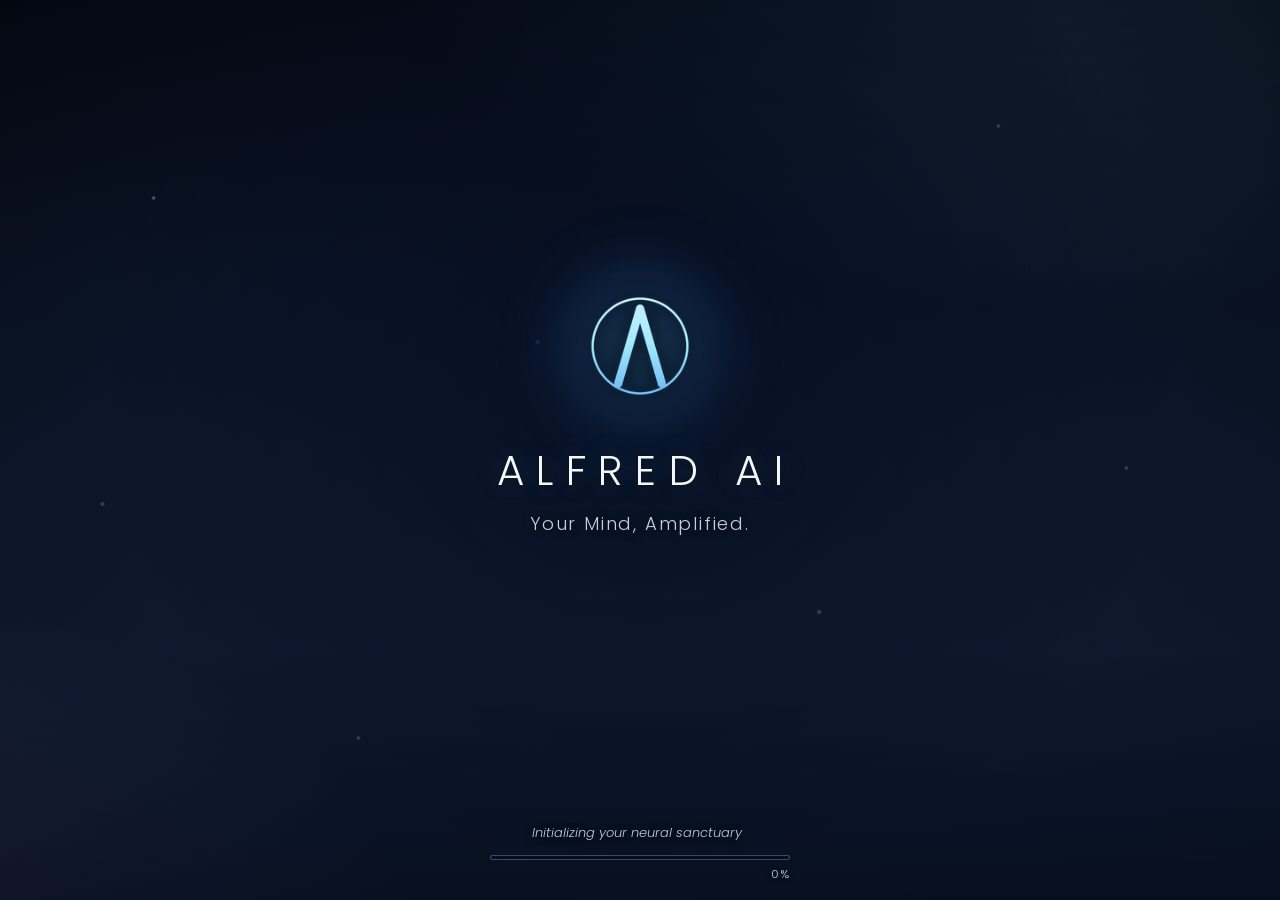
<file: index.html>
<!DOCTYPE html>
<html lang="en">
<head>
  <meta charset="UTF-8"/>
  <meta name="viewport" content="width=device-width, initial-scale=1.0, viewport-fit=cover"/>
  <title>ALFRED AI</title>
  <link rel="preconnect" href="https://fonts.googleapis.com">
  <link rel="preconnect" href="https://fonts.gstatic.com" crossorigin>
  <link rel="stylesheet" href="https://fonts.googleapis.com/css2?family=Poppins:wght@400;500;600;700&display=swap">
  <link rel="stylesheet" href="css/style.css?v=364a"/>
  <link rel="stylesheet" href="css/v370-ui.css?v=370p"/>
  <link rel="stylesheet" href="css/v380-chat.css?v=380c"/>
  <link rel="stylesheet" href="css/v390-think.css?v=392c"/>
  <link rel="manifest" href="manifest.json?v=355">
  <meta name="theme-color" content="#0a1220">
  <meta name="description" content="Alfred AI — Your Mind, Amplified. A multi-model AI assistant with memory, skills, and streaming.">
  <meta property="og:title" content="Alfred AI">
  <meta property="og:description" content="Your Mind, Amplified.">
  <meta property="og:image" content="/assets/og-card.png">
  <meta property="og:type" content="website">
  <meta name="twitter:card" content="summary_large_image">
  <meta name="twitter:title" content="Alfred AI">
  <meta name="twitter:description" content="Your Mind, Amplified.">
  <link rel="icon" type="image/png" href="/assets/favicon-32.png?v=1">
<link rel="apple-touch-icon" href="/icons/alfred-mark-1790692049-192.png">
<style>.pw{padding-right:16px!important;}</style>
<style>.form-err{display:none;margin:0 0 12px;padding:9px 12px;border-radius:10px;
background:rgba(255,86,110,.12);border:1px solid rgba(255,86,110,.38);
color:#ff9db0;font-size:12.5px;line-height:1.45;text-align:left}
.form-err.show{display:block}</style></head>
<body>

<!-- ============ 1. LOADING ============ -->
<section id="loading" class="screen show">
  <div class="bg"></div><div class="spotlight"></div>
  <div class="content">
    <div class="logo-wrap"><div class="halo"></div><img class="logo" src="/assets/brand-192.png?v=6" alt="Alfred AI"/></div>
    <h1 class="title">ALFRED&nbsp;AI</h1>
    <p class="tagline">Your Mind, Amplified.</p>
  </div>
  <div class="particles" id="particles" aria-hidden="true"></div>
  <div class="loader">
    <p class="status"><span id="status">Initializing your neural sanctuary</span><span class="dots"><i>.</i><i>.</i><i>.</i></span></p>
    <div class="bar-wrap">
      <div class="bar" id="bar" role="progressbar" aria-valuemin="0" aria-valuemax="100" aria-valuenow="0"><div class="fill" id="fill"><span class="sheen"></span></div></div>
      <span class="pct" id="pct">0%</span>
    </div>
  </div>
</section>

<!-- ============ 2. LOGIN ============ -->
<section id="login" class="screen auth">
  <div class="bg"></div><div class="spotlight"></div>
  <div class="card-zone"><div class="card">
    <div class="brand">
      <span class="badge"><img src="/assets/land-mark-320.png?v=5" alt=""/></span>
      <span class="brand-txt"><b>ALFRED AI</b><i>Your Mind, Amplified.</i></span>
    </div>
    <div class="head"><h2><span class="glowdot"></span>Welcome Back</h2><p>Sign in to continue your journey</p></div>
    <form id="login-form" novalidate autocomplete="off">
      <label class="fld"><span class="lbl">Email address</span><input type="email" placeholder="you@example.com" autocomplete="email"/></label>
      <div class="fld"><span class="lbl">Password</span><span class="inp-wrap"><input type="text" class="pw" placeholder="Enter your password" autocomplete="current-password" style="-webkit-text-security:disc;text-security:disc;" data-pw="1"/></span></div>
      <div class="row"><label class="chk"><input type="checkbox" id="ga-rem"/><span class="box"></span>Remember me</label><a href="mailto:support@alfredai.com?subject=Password%20reset" class="lnk">Forgot password?</a></div>
<p id="err" class="form-err" role="alert" aria-live="polite"></p>      <button class="btn-main" type="submit"><span>Sign In</span><span class="chev">&#10095;</span></button>
    </form>
    <p id="v248-disc" style="text-align:center;font:11px system-ui;color:rgba(232,242,255,.45);margin:6px 0 0">Alfred can make mistakes. Verify important info.</p><div class="divider"><i></i><span>Or continue with</span><i></i></div>
    <div class="socials">
      <button class="soc" aria-label="Google" disabled title="Coming soon"><svg viewBox="0 0 48 48"><path fill="#EA4335" d="M24 9.5c3.54 0 6.71 1.22 9.21 3.6l6.85-6.85C35.9 2.38 30.47 0 24 0 14.62 0 6.51 5.38 2.56 13.22l7.98 6.19C12.43 13.72 17.74 9.5 24 9.5z"/><path fill="#4285F4" d="M46.98 24.55c0-1.57-.15-3.09-.38-4.55H24v9.02h12.94c-.58 2.96-2.26 5.48-4.78 7.18l7.73 6c4.51-4.18 7.09-10.36 7.09-17.65z"/><path fill="#FBBC05" d="M10.53 28.59c-.48-1.45-.76-2.99-.76-4.59s.27-3.14.76-4.59l-7.98-6.19C.92 16.46 0 20.12 0 24c0 3.88.92 7.54 2.56 10.78l7.97-6.19z"/><path fill="#34A853" d="M24 48c6.48 0 11.93-2.13 15.89-5.81l-7.73-6c-2.15 1.45-4.92 2.3-8.16 2.3-6.26 0-11.57-4.22-13.47-9.91l-7.98 6.19C6.51 42.62 14.62 48 24 48z"/></svg></button>
      <button class="soc" aria-label="GitHub" disabled title="Coming soon"><svg viewBox="0 0 24 24" fill="#eaf2ff"><path d="M12 .5C5.65.5.5 5.65.5 12c0 5.08 3.29 9.39 7.86 10.91.58.11.79-.25.79-.55v-2.15c-3.2.7-3.87-1.36-3.87-1.36-.52-1.33-1.28-1.68-1.28-1.68-1.04-.71.08-.7.08-.7 1.15.08 1.76 1.18 1.76 1.18 1.03 1.76 2.7 1.25 3.36.96.1-.75.4-1.25.72-1.54-2.55-.29-5.24-1.28-5.24-5.68 0-1.26.45-2.28 1.18-3.09-.12-.29-.51-1.46.11-3.05 0 0 .97-.31 3.17 1.18a11 11 0 0 1 5.77 0c2.2-1.49 3.17-1.18 3.17-1.18.62 1.59.23 2.76.11 3.05.74.81 1.18 1.83 1.18 3.09 0 4.41-2.69 5.38-5.25 5.67.41.35.77 1.05.77 2.12v3.14c0 .3.21.66.8.55A11.51 11.51 0 0 0 23.5 12C23.5 5.65 18.35.5 12 .5z"/></svg></button>
      <button class="soc" aria-label="Discord" disabled title="Coming soon"><svg viewBox="0 0 24 24" fill="#5865F2"><path d="M20.32 4.37a19.8 19.8 0 0 0-4.93-1.51 13.78 13.78 0 0 0-.64 1.28 18.27 18.27 0 0 0-5.5 0 13.78 13.78 0 0 0-.64-1.28c-1.71.29-3.37.8-4.93 1.51A20.26 20.26 0 0 0 .1 18.06a19.9 19.9 0 0 0 6.07 3.03c.49-.66.93-1.37 1.3-2.1a12.8 12.8 0 0 1-2.05-.98c.17-.12.34-.25.5-.38a14.2 14.2 0 0 0 12.16 0c.17.13.33.26.5.38-.65.38-1.34.71-2.05.98.37.73.81 1.44 1.3 2.1a19.84 19.84 0 0 0 6.07-3.03 20.24 20.24 0 0 0-3.58-13.69zM8.02 15.33c-1.18 0-2.16-1.08-2.16-2.42 0-1.33.95-2.42 2.16-2.42 1.21 0 2.18 1.09 2.16 2.42 0 1.34-.95 2.42-2.16 2.42zm7.96 0c-1.18 0-2.16-1.08-2.16-2.42 0-1.33.95-2.42 2.16-2.42 1.21 0 2.18 1.09 2.16 2.42 0 1.34-.95 2.42-2.16 2.42z"/></svg></button>
    </div>
    <p class="alt">Don't have an account? <a href="#" class="lnk strong" data-goto="register">Register</a></p>
  </div></div>
</section>

<!-- ============ 3. REGISTER ============ -->
<section id="register" class="screen auth">
  <div class="bg"></div><div class="spotlight"></div>
  <div class="card-zone"><div class="card">
    <div class="brand">
      <span class="badge"><img src="/assets/land-mark-320.png?v=5" alt=""/></span>
      <span class="brand-txt"><b>ALFRED AI</b><i>Your Mind, Amplified.</i></span>
    </div>
    <div class="head"><h2><span class="glowdot"></span>Create Your Account</h2><p>Join the future of AI</p></div>
    <form id="register-form" novalidate>
      <label class="fld"><span class="lbl">Full Name</span><input type="text" id="reg-name" placeholder="Your name" autocomplete="name"/></label>
      <label class="fld"><span class="lbl">Email address</span><input type="email" id="reg-email" placeholder="you@example.com" autocomplete="email"/></label>
      <div class="fld"><span class="lbl">Password</span><span class="inp-wrap"><input type="text" class="pw" placeholder="Create a strong password" autocomplete="new-password" style="-webkit-text-security:disc;text-security:disc;" data-pw="1"/></span></div>
      <label class="chk terms"><input type="checkbox"/><span class="box"></span><span class="t">I agree to the <a href="/terms.html" target="_blank" rel="noopener noreferrer" class="lnk">Terms of Service</a> &amp; <a href="/privacy.html" target="_blank" rel="noopener noreferrer" class="lnk">Privacy Policy</a></span></label>
<p id="err" class="form-err" role="alert" aria-live="polite"></p>      <button class="btn-main" type="submit"><span>Create Account</span><span class="chev">&#10095;</span></button>
    </form>
    <div class="divider"><i></i><span>Or sign up with</span><i></i></div>
    <div class="socials">
      <button class="soc" aria-label="Google" disabled title="Coming soon"><svg viewBox="0 0 48 48"><path fill="#EA4335" d="M24 9.5c3.54 0 6.71 1.22 9.21 3.6l6.85-6.85C35.9 2.38 30.47 0 24 0 14.62 0 6.51 5.38 2.56 13.22l7.98 6.19C12.43 13.72 17.74 9.5 24 9.5z"/><path fill="#4285F4" d="M46.98 24.55c0-1.57-.15-3.09-.38-4.55H24v9.02h12.94c-.58 2.96-2.26 5.48-4.78 7.18l7.73 6c4.51-4.18 7.09-10.36 7.09-17.65z"/><path fill="#FBBC05" d="M10.53 28.59c-.48-1.45-.76-2.99-.76-4.59s.27-3.14.76-4.59l-7.98-6.19C.92 16.46 0 20.12 0 24c0 3.88.92 7.54 2.56 10.78l7.97-6.19z"/><path fill="#34A853" d="M24 48c6.48 0 11.93-2.13 15.89-5.81l-7.73-6c-2.15 1.45-4.92 2.3-8.16 2.3-6.26 0-11.57-4.22-13.47-9.91l-7.98 6.19C6.51 42.62 14.62 48 24 48z"/></svg></button>
      <button class="soc" aria-label="GitHub" disabled title="Coming soon"><svg viewBox="0 0 24 24" fill="#eaf2ff"><path d="M12 .5C5.65.5.5 5.65.5 12c0 5.08 3.29 9.39 7.86 10.91.58.11.79-.25.79-.55v-2.15c-3.2.7-3.87-1.36-3.87-1.36-.52-1.33-1.28-1.68-1.28-1.68-1.04-.71.08-.7.08-.7 1.15.08 1.76 1.18 1.76 1.18 1.03 1.76 2.7 1.25 3.36.96.1-.75.4-1.25.72-1.54-2.55-.29-5.24-1.28-5.24-5.68 0-1.26.45-2.28 1.18-3.09-.12-.29-.51-1.46.11-3.05 0 0 .97-.31 3.17 1.18a11 11 0 0 1 5.77 0c2.2-1.49 3.17-1.18 3.17-1.18.62 1.59.23 2.76.11 3.05.74.81 1.18 1.83 1.18 3.09 0 4.41-2.69 5.38-5.25 5.67.41.35.77 1.05.77 2.12v3.14c0 .3.21.66.8.55A11.51 11.51 0 0 0 23.5 12C23.5 5.65 18.35.5 12 .5z"/></svg></button>
      <button class="soc" aria-label="Discord" disabled title="Coming soon"><svg viewBox="0 0 24 24" fill="#5865F2"><path d="M20.32 4.37a19.8 19.8 0 0 0-4.93-1.51 13.78 13.78 0 0 0-.64 1.28 18.27 18.27 0 0 0-5.5 0 13.78 13.78 0 0 0-.64-1.28c-1.71.29-3.37.8-4.93 1.51A20.26 20.26 0 0 0 .1 18.06a19.9 19.9 0 0 0 6.07 3.03c.49-.66.93-1.37 1.3-2.1a12.8 12.8 0 0 1-2.05-.98c.17-.12.34-.25.5-.38a14.2 14.2 0 0 0 12.16 0c.17.13.33.26.5.38-.65.38-1.34.71-2.05.98.37.73.81 1.44 1.3 2.1a19.84 19.84 0 0 0 6.07-3.03 20.24 20.24 0 0 0-3.58-13.69zM8.02 15.33c-1.18 0-2.16-1.08-2.16-2.42 0-1.33.95-2.42 2.16-2.42 1.21 0 2.18 1.09 2.16 2.42 0 1.34-.95 2.42-2.16 2.42zm7.96 0c-1.18 0-2.16-1.08-2.16-2.42 0-1.33.95-2.42 2.16-2.42 1.21 0 2.18 1.09 2.16 2.42 0 1.34-.95 2.42-2.16 2.42z"/></svg></button>
    </div>
    <p class="alt">Already have an account? <a href="#" class="lnk strong" data-goto="login">Sign in</a></p>
  </div></div>
</section>

<!-- ============ 4. MAIN APP ============ -->
<section id="app" class="screen app">
  <div class="bg"></div><div class="spotlight"></div>

  <aside class="sidebar" id="sidebar">
    <div class="side-head">
      <span class="badge"><img src="/assets/land-mark-320.png?v=5" alt=""/></span>
      <span class="brand-txt"><b>ALFRED AI</b><i>Your Mind, Amplified.</i></span>
    </div>
    <div class="search">
      <svg viewBox="0 0 24 24" fill="none" stroke="currentColor" stroke-width="2" stroke-linecap="round"><circle cx="11" cy="11" r="7"/><path d="m20 20-3.5-3.5"/></svg>
      <input type="text" placeholder="Search conversations..."/>
    </div>
    <button class="newchat" id="new-chat">
      <span class="nc-ic"><img src="assets/logo-dark.svg?v=355bbbbcb" alt=""/></span>
      <span class="nc-tx"><b>New Chat</b><i>Start a new conversation</i></span>
    </button>
    <nav class="nav" id="nav">
      <a class="nav-item active" data-view="chat"><svg viewBox="0 0 24 24" fill="none" stroke="currentColor" stroke-width="1.8" stroke-linecap="round" stroke-linejoin="round"><path d="M21 11.5a8.4 8.4 0 0 1-8.5 8.3 8.6 8.6 0 0 1-3.9-.9L3 20l1.2-5.4a8.2 8.2 0 0 1-.7-3.1A8.4 8.4 0 0 1 12 3.2a8.4 8.4 0 0 1 9 8.3z"/></svg><span>Chat</span></a>
      <a class="nav-item" data-view="explore"><svg viewBox="0 0 24 24" fill="none" stroke="currentColor" stroke-width="1.8" stroke-linecap="round" stroke-linejoin="round"><circle cx="12" cy="12" r="9"/><path d="m15.5 8.5-2 5-5 2 2-5z"/></svg><span>Explore</span></a>
      <a class="nav-item" data-view="modules"><svg viewBox="0 0 24 24" fill="none" stroke="currentColor" stroke-width="1.8" stroke-linecap="round" stroke-linejoin="round"><rect x="3" y="3" width="7.5" height="7.5" rx="2"/><rect x="13.5" y="3" width="7.5" height="7.5" rx="2"/><rect x="3" y="13.5" width="7.5" height="7.5" rx="2"/><rect x="13.5" y="13.5" width="7.5" height="7.5" rx="2"/></svg><span>Modules</span></a>
      <a class="nav-item" data-view="history"><svg viewBox="0 0 24 24" fill="none" stroke="currentColor" stroke-width="1.8" stroke-linecap="round" stroke-linejoin="round"><circle cx="12" cy="12" r="9"/><path d="M12 7v5l3.5 2"/></svg><span>History</span></a>
      <a class="nav-item" data-view="settings"><svg viewBox="0 0 24 24" fill="none" stroke="currentColor" stroke-width="1.8" stroke-linecap="round" stroke-linejoin="round"><circle cx="12" cy="12" r="3.2"/><path d="M19.4 15a1.7 1.7 0 0 0 .34 1.87l.06.06a2 2 0 1 1-2.83 2.83l-.06-.06a1.7 1.7 0 0 0-1.87-.34 1.7 1.7 0 0 0-1 1.55V21a2 2 0 1 1-4 0v-.09a1.7 1.7 0 0 0-1-1.55 1.7 1.7 0 0 0-1.87.34l-.06.06a2 2 0 1 1-2.83-2.83l.06-.06a1.7 1.7 0 0 0 .34-1.87 1.7 1.7 0 0 0-1.55-1H3a2 2 0 1 1 0-4h.09a1.7 1.7 0 0 0 1.55-1 1.7 1.7 0 0 0-.34-1.87l-.06-.06a2 2 0 1 1 2.83-2.83l.06.06a1.7 1.7 0 0 0 1.87.34h.09a1.7 1.7 0 0 0 1-1.55V3a2 2 0 1 1 4 0v.09a1.7 1.7 0 0 0 1 1.55 1.7 1.7 0 0 0 1.87-.34l.06-.06a2 2 0 1 1 2.83 2.83l-.06.06a1.7 1.7 0 0 0-.34 1.87v.09a1.7 1.7 0 0 0 1.55 1H21a2 2 0 1 1 0 4h-.09a1.7 1.7 0 0 0-1.55 1z"/></svg><span>Settings</span></a>
    </nav>
    <div class="side-foot">
      <span class="avatar" id="user-avatar">F</span>
      <span class="pf-tx"><b id="user-name">User</b><i>Free Plan</i></span>
      <button class="pf-add" aria-label="Add account">+</button>
    </div>
  </aside>
  <div class="scrim" id="scrim"></div>

  <main class="main">
    <header class="topbar">
      <button class="icon-btn burger" id="burger" aria-label="Menu">
        <svg viewBox="0 0 24 24" fill="none" stroke="currentColor" stroke-width="2" stroke-linecap="round"><path d="M4 7h16M4 12h16M4 17h16"/></svg>
      </button>
      <div class="model">
        <span class="m-av"><img src="assets/logo-dark.svg?v=355bbbbcb" alt=""/></span>
        <span class="m-tx"><b>General AI</b><i class="online">&#9679; Online</i></span>
      </div>
      <div class="actions">
        <button class="icon-btn" aria-label="Share"><svg viewBox="0 0 24 24" fill="none" stroke="currentColor" stroke-width="1.8" stroke-linecap="round" stroke-linejoin="round"><circle cx="18" cy="5" r="2.5"/><circle cx="6" cy="12" r="2.5"/><circle cx="18" cy="19" r="2.5"/><path d="m8.2 10.8 7.6-4.3M8.2 13.2l7.6 4.3"/></svg></button>
        <button class="icon-btn" aria-label="Save"><svg viewBox="0 0 24 24" fill="none" stroke="currentColor" stroke-width="1.8" stroke-linecap="round" stroke-linejoin="round"><path d="M6 3h12v18l-6-4.5L6 21z"/></svg></button>
        <button class="icon-btn" id="top-newchat" aria-label="New chat"><svg viewBox="0 0 24 24" fill="none" stroke="currentColor" stroke-width="1.8" stroke-linecap="round"><path d="M12 5v14M5 12h14"/></svg></button>
      </div>
    </header>

    <div class="views">
      <!-- CHAT -->
      <section class="view show" id="view-chat">
        <div class="chat-scroll" id="chat-scroll">
          <div class="msg ai">
            <span class="msg-av"><img src="/assets/land-mark-320.png?v=5" alt=""/></span>
            <div class="bubble">
              <p id="welcome-msg"></p>
              <time id="welcome-time"></time>
            </div>
          </div>

          <div class="hero" id="hero">
            <span class="hero-logo"><img src="/assets/land-mark-320.png?v=5" alt=""/></span>
            <div class="chips">
              <button class="chip" data-fill="Create an image of a neon city at night">&#127912; Create an image</button>
              <button class="chip" data-fill="Solve this problem: ">&#10133; Solve a problem</button>
              <button class="chip" data-fill="Search the web for ">&#128269; Search the web</button>
              <button class="chip" data-fill="Explain something interesting">&#128161; Explain something</button>
              <button class="chip" data-fill="Give me a combined answer about ">&#129504; Combined answer</button>
            </div>
          </div>
        </div>

        <form class="composer" id="composer" autocomplete="off">
          <div class="pill">
            <span class="c-icons">
              <button type="button" class="c-ic" aria-label="Attach"><svg viewBox="0 0 24 24" fill="none" stroke="currentColor" stroke-width="1.8" stroke-linecap="round" stroke-linejoin="round"><path d="m21 12.5-8.5 8.5a5.5 5.5 0 0 1-7.8-7.8L13 5a3.7 3.7 0 0 1 5.2 5.2L10 18.4a1.8 1.8 0 0 1-2.6-2.6L15 8.2"/></svg></button>
              <button type="button" class="c-ic" aria-label="Image"><svg viewBox="0 0 24 24" fill="none" stroke="currentColor" stroke-width="1.8" stroke-linecap="round" stroke-linejoin="round"><rect x="3" y="3" width="18" height="18" rx="3"/><circle cx="9" cy="9" r="2"/><path d="m21 15-4.5-4.5L7 20"/></svg></button>
              <button type="button" class="c-ic" aria-label="Voice"><svg viewBox="0 0 24 24" fill="none" stroke="currentColor" stroke-width="1.8" stroke-linecap="round" stroke-linejoin="round"><rect x="9" y="3" width="6" height="11" rx="3"/><path d="M5 11a7 7 0 0 0 14 0M12 18v3"/></svg></button>
            </span>
            <input id="msg-input" type="text" placeholder="Type your message..."/>
            <button class="send" id="send" type="submit" aria-label="Send">
              <svg viewBox="0 0 24 24" fill="currentColor"><path d="M3.4 20.6 21.8 12 3.4 3.4 3.3 10l13 2-13 2z"/></svg>
            </button>
          </div>
        </form>
        <div class="rail" id="rail" aria-hidden="true"></div>
      </section>

      <!-- PLACEHOLDER VIEWS -->
      <section class="view" id="view-explore"><div class="placeholder"><h2><span class="glowdot"></span>Explore</h2><p>Discover prompts, packs and community flows — coming in the next part.</p></div></section>
      <section class="view" id="view-modules">
  <div class="mods-scroll"><div class="mods-inner">
    <div class="mods-head">
      <div><h2>AI Modules</h2><p>Powerful tools to enhance your experience</p></div>
      <div class="mods-actions">
        <button class="pill-btn" type="button">Package: <b class="pro">Pro</b><svg viewBox="0 0 24 24" fill="none" stroke="currentColor" stroke-width="2" stroke-linecap="round" stroke-linejoin="round"><path d="m8 9 4-4 4 4M8 15l4 4 4-4"/></svg></button>
        <button class="pill-btn" type="button"><svg viewBox="0 0 24 24" fill="none" stroke="currentColor" stroke-width="1.8" stroke-linecap="round" stroke-linejoin="round"><path d="M6 3h12l4 6-10 12L2 9z"/><path d="M2 9h20M12 21 8 9l4-6 4 6z"/></svg>Manage</button>
      </div>
    </div>
    <div class="mods-body">
      <div class="mod-grid">
        <button class="mod-card" type="button"><span class="mod-ic a-green tile"><svg viewBox="0 0 24 24"><path fill="#ffffff" d="M22.2819 9.8211a5.9847 5.9847 0 0 0-.5157-4.9108 6.0462 6.0462 0 0 0-6.5098-2.9A6.0651 6.0651 0 0 0 4.9807 4.1818a5.9847 5.9847 0 0 0-3.9977 2.9 6.0462 6.0462 0 0 0 .7427 7.0966 5.98 5.98 0 0 0 .511 4.9107 6.051 6.051 0 0 0 6.5146 2.9001A5.9847 5.9847 0 0 0 13.2599 24a6.0557 6.0557 0 0 0 5.7718-4.2058 5.9894 5.9894 0 0 0 3.9977-2.9001 6.0557 6.0557 0 0 0-.7475-7.0729zm-9.022 12.6081a4.4755 4.4755 0 0 1-2.8764-1.0408l.1419-.0804 4.7783-2.7582a.7948.7948 0 0 0 .3927-.6813v-6.7369l2.02 1.1686a.071.071 0 0 1 .038.052v5.5826a4.504 4.504 0 0 1-4.4945 4.4944zm-9.6607-4.1254a4.4708 4.4708 0 0 1-.5346-3.0137l.142.0852 4.783 2.7582a.7712.7712 0 0 0 .7806 0l5.8428-3.3685v2.3324a.0804.0804 0 0 1-.0332.0615L9.74 19.9502a4.4992 4.4992 0 0 1-6.1408-1.6464zM2.3408 7.8956a4.485 4.485 0 0 1 2.3655-1.9728V11.6a.7664.7664 0 0 0 .3879.6765l5.8144 3.3543-2.0201 1.1685a.0757.0757 0 0 1-.071 0l-4.8303-2.7865A4.504 4.504 0 0 1 2.3408 7.872zm16.5963 3.8558L13.1038 8.364 15.1192 7.2a.0757.0757 0 0 1 .071 0l4.8303 2.7913a4.4944 4.4944 0 0 1-.6765 8.1042v-5.6772a.79.79 0 0 0-.407-.667zm2.0107-3.0231l-.142-.0852-4.7735-2.7818a.7759.7759 0 0 0-.7854 0L9.409 9.2297V6.8974a.0662.0662 0 0 1 .0284-.0615l4.8303-2.7866a4.4992 4.4992 0 0 1 6.6802 4.66zM8.3065 12.863l-2.02-1.1638a.0804.0804 0 0 1-.038-.0567V6.0742a4.4992 4.4992 0 0 1 7.3757-3.4537l-.142.0805L8.704 5.459a.7948.7948 0 0 0-.3927.6813zm1.0976-2.3654l2.602-1.4998 2.6069 1.4998v2.9994l-2.5974 1.4997-2.6067-1.4997Z"/></svg></span><b>ChatGPT</b><em class="tag">GPT-6 Astra</em><i>Conversation</i></button>
        <button class="mod-card" type="button"><span class="mod-ic a-red tile"><svg viewBox="0 0 24 24"><path fill="#ffffff" d="m4.7144 15.9555 4.7174-2.6471.079-.2307-.079-.1275h-.2307l-.7893-.0486-2.6956-.0729-2.3375-.0971-2.2646-.1214-.5707-.1215-.5343-.7042.0546-.3522.4797-.3218.686.0608 1.5179.1032 2.2767.1578 1.6514.0972 2.4468.255h.3886l.0546-.1579-.1336-.0971-.1032-.0972L6.973 9.8356l-2.55-1.6879-1.3356-.9714-.7225-.4918-.3643-.4614-.1578-1.0078.6557-.7225.8803.0607.2246.0607.8925.686 1.9064 1.4754 2.4893 1.8336.3643.3035.1457-.1032.0182-.0728-.164-.2733-1.3539-2.4467-1.445-2.4893-.6435-1.032-.17-.6194c-.0607-.255-.1032-.4674-.1032-.7285L6.287.1335 6.6997 0l.9957.1336.419.3642.6192 1.4147 1.0018 2.2282 1.5543 3.0296.4553.8985.2429.8318.091.255h.1579v-.1457l.1275-1.706.2368-2.0947.2307-2.6957.0789-.7589.3764-.9107.7468-.4918.5828.2793.4797.686-.0668.4433-.2853 1.8517-.5586 2.9021-.3643 1.9429h.2125l.2429-.2429.9835-1.3053 1.6514-2.0643.7286-.8196.85-.9046.5464-.4311h1.0321l.759 1.1293-.34 1.1657-1.0625 1.3478-.8804 1.1414-1.2628 1.7-.7893 1.36.0729.1093.1882-.0183 2.8535-.607 1.5421-.2794 1.8396-.3157.8318.3886.091.3946-.3278.8075-1.967.4857-2.3072.4614-3.4364.8136-.0425.0304.0486.0607 1.5482.1457.6618.0364h1.621l3.0175.2247.7892.522.4736.6376-.079.4857-1.2142.6193-1.6393-.3886-3.825-.9107-1.3113-.3279h-.1822v.1093l1.0929 1.0686 2.0035 1.8092 2.5075 2.3314.1275.5768-.3218.4554-.34-.0486-2.2039-1.6575-.85-.7468-1.9246-1.621h-.1275v.17l.4432.6496 2.3436 3.5214.1214 1.0807-.17.3521-.6071.2125-.6679-.1214-1.3721-1.9246L14.38 17.959l-1.1414-1.9428-.1397.079-.674 7.2552-.3156.3703-.7286.2793-.6071-.4614-.3218-.7468.3218-1.4753.3886-1.9246.3157-1.53.2853-1.9004.17-.6314-.0121-.0425-.1397.0182-1.4328 1.9672-2.1796 2.9446-1.7243 1.8456-.4128.164-.7164-.3704.0667-.6618.4008-.5889 2.386-3.0357 1.4389-1.882.929-1.0868-.0062-.1579h-.0546l-6.3385 4.1164-1.1293.1457-.4857-.4554.0608-.7467.2307-.2429 1.9064-1.3114Z"/></svg></span><b>Claude</b><em class="tag">Opus 5</em><i>Writing &amp; Analysis</i></button>
        <button class="mod-card" type="button"><span class="mod-ic a-blue tile"><svg viewBox="0 0 24 24"><path fill="#ffffff" d="M23.748 4.651c-.254-.124-.364.113-.512.233-.051.04-.094.09-.137.137-.372.397-.806.657-1.373.626-.829-.046-1.537.214-2.163.848-.133-.782-.575-1.248-1.247-1.548-.352-.155-.708-.311-.955-.65-.172-.24-.219-.509-.305-.774-.055-.16-.11-.323-.293-.35-.2-.031-.278.136-.356.276-.313.572-.434 1.202-.422 1.84.027 1.436.633 2.58 1.838 3.393.137.094.172.187.129.323-.082.28-.18.553-.266.833-.055.179-.137.218-.328.14a5.5 5.5 0 0 1-1.737-1.179c-.857-.828-1.631-1.743-2.597-2.46a12 12 0 0 0-.689-.47c-.985-.957.13-1.743.387-1.836.27-.098.094-.433-.778-.428-.872.003-1.67.295-2.687.685a3 3 0 0 1-.465.136 9.6 9.6 0 0 0-2.883-.101c-1.885.21-3.39 1.1-4.497 2.622C.082 8.776-.231 10.854.152 13.02c.403 2.284 1.568 4.175 3.36 5.653 1.857 1.533 3.997 2.284 6.438 2.14 1.482-.085 3.132-.284 4.994-1.86.47.234.962.328 1.78.398.629.058 1.235-.031 1.705-.129.735-.155.684-.836.418-.961-2.155-1.004-1.682-.595-2.112-.926 1.095-1.295 2.768-3.598 3.284-6.733.05-.346.115-.834.108-1.114-.004-.171.035-.238.23-.257a4.2 4.2 0 0 0 1.545-.475c1.397-.763 1.96-2.016 2.093-3.517.02-.23-.004-.467-.247-.588M11.58 18.168c-2.088-1.642-3.101-2.183-3.52-2.16-.39.024-.32.472-.234.763.09.288.207.487.371.74.114.167.192.416-.113.603-.673.416-1.842-.14-1.897-.168-1.361-.801-2.5-1.86-3.301-3.306-.775-1.393-1.225-2.888-1.299-4.482-.02-.385.094-.522.477-.592a4.7 4.7 0 0 1 1.53-.038c2.131.311 3.946 1.264 5.467 2.774.868.86 1.525 1.887 2.202 2.89.72 1.066 1.494 2.082 2.48 2.915.348.291.626.513.892.677-.802.09-2.14.109-3.055-.615zm1.001-6.44a.306.306 0 0 1 .415-.287.3.3 0 0 1 .113.074.3.3 0 0 1 .086.214c0 .17-.136.307-.308.307a.303.303 0 0 1-.306-.307m3.11 1.596c-.2.081-.4.151-.591.16a1.25 1.25 0 0 1-.798-.254c-.274-.23-.47-.358-.551-.758a1.7 1.7 0 0 1 .015-.588c.07-.327-.007-.537-.238-.727-.188-.156-.426-.199-.689-.199a.6.6 0 0 1-.254-.078.253.253 0 0 1-.114-.358 1 1 0 0 1 .192-.21c.356-.202.767-.136 1.146.016.352.144.618.408 1.001.782.392.451.462.576.685.915.176.264.336.536.446.848.066.194-.02.353-.25.45"/></svg></span><b>DeepSeek</b><em class="tag">V4.1</em><i>Advanced Reasoning</i></button>
        <button class="mod-card" type="button"><span class="mod-ic a-indigo"><svg viewBox="0 0 24 24" fill="none" stroke="currentColor" stroke-width="1.7" stroke-linecap="round"><path d="M2 8c2-2 4-2 6 0s4 2 6 0 4-2 6 0"/><path d="M2 13c2-2 4-2 6 0s4 2 6 0 4-2 6 0"/><path d="M2 18c2-2 4-2 6 0s4 2 6 0 4-2 6 0"/></svg></span><b>Dolphin</b><i>Generic</i></button>
        <button class="mod-card" type="button"><span class="mod-ic a-magenta"><svg viewBox="0 0 24 24" fill="none" stroke="currentColor" stroke-width="1.7" stroke-linecap="round" stroke-linejoin="round"><path d="m8 6-5 6 5 6M16 6l5 6-5 6"/></svg></span><b>Code Interpreter</b><i>Code &amp; Logic</i></button>
        <button class="mod-card" type="button"><span class="mod-ic a-sky"><svg viewBox="0 0 24 24" fill="none" stroke="currentColor" stroke-width="1.7" stroke-linecap="round"><circle cx="11" cy="11" r="7"/><path d="m20 20-3.5-3.5"/></svg></span><b>Web Search</b><i>Real-time Info</i></button>
        <button class="mod-card" type="button"><span class="mod-ic a-purple"><svg viewBox="0 0 24 24" fill="none" stroke="currentColor" stroke-width="1.7" stroke-linecap="round" stroke-linejoin="round"><rect x="9" y="3" width="6" height="11" rx="3"/><path d="M5 11a7 7 0 0 0 14 0M12 18v3"/></svg></span><b>Voice Assistant</b><i>Speak &amp; Listen</i></button>
        <button class="mod-card" type="button"><span class="mod-ic a-file"><svg viewBox="0 0 24 24" fill="none" stroke="currentColor" stroke-width="1.7" stroke-linecap="round" stroke-linejoin="round"><path d="M14 3H6a2 2 0 0 0-2 2v14a2 2 0 0 0 2 2h12a2 2 0 0 0 2-2V9z"/><path d="M14 3v6h6M9 13h6M9 17h6"/></svg></span><b>File Analysis</b><i>Documents</i></button>
      </div>
      <aside class="pkg-col">
        <div class="pkg-card">
          <h3>Your Package</h3>
          <div class="pkg-badge">Pro</div>
          <i class="pkg-sub">10 modules included</i>
          <button class="btn-up" type="button">Upgrade</button>
        </div>
        <div class="pkg-card">
          <h3>Quick Stats</h3>
          <div class="stat-line"><span>Used</span><b>6 / 10 modules</b></div>
          <div class="stat-bar"><i></i></div>
          <div class="stat-line"><span>Remaining</span><b>4 modules</b></div>
        </div>
      </aside>
    </div>
  </div></div>
</section>
      <section class="view" id="view-history">
  <div class="hist-wrap">
    <div class="const-stage">
      <span class="scene" aria-hidden="true"></span>
      <canvas class="sky" id="sky" aria-hidden="true"></canvas>
      <span class="grain" aria-hidden="true"></span>
      <span class="band" aria-hidden="true"></span><span class="arc a1"></span><span class="arc a2"></span>
      <svg class="const-links" id="const-links" viewBox="0 0 100 100" preserveAspectRatio="none"></svg>
      <div class="const-core"><i></i><span class="orb1"></span><span class="orb2"></span></div>
      <span class="spark" style="left:14%;top:22%;--c:#bfe3ff;--s:22px"></span><span class="spark" style="left:70%;top:13%;--c:#ffffff;--s:26px"></span><span class="spark" style="left:87%;top:38%;--c:#ffd9a8;--s:20px"></span><span class="spark" style="left:8%;top:58%;--c:#cfd8ff;--s:18px"></span><span class="spark" style="left:30%;top:75%;--c:#ffc4f0;--s:22px"></span><span class="spark" style="left:60%;top:86%;--c:#bfe3ff;--s:18px"></span><span class="spark" style="left:91%;top:70%;--c:#a8e6ff;--s:24px"></span><span class="spark" style="left:44%;top:7%;--c:#ffffff;--s:18px"></span><div class="const-nodes" id="const-nodes"></div>
    </div>
    <button class="hist-hint" id="hist-hint" type="button">
      <svg viewBox="0 0 24 24" fill="none" stroke="currentColor" stroke-width="1.8" stroke-linecap="round" stroke-linejoin="round"><path d="M21 12a9 9 0 1 1-2.6-6.3"/><path d="M21 3v6h-6"/></svg>
      Spin to explore your memories
    </button>
    <aside class="hist-card">
      <div class="hc-head">
        <span class="hc-av"><img src="/assets/land-mark-320.png?v=5" alt=""/></span>
        <div><b id="hc-title">General Chat</b><i id="hc-time">Today, 10:28 PM</i></div>
      </div>
      <p class="hc-prev" id="hc-prev">Hello, can you help me with a...</p>
      <div class="hc-chips"><span class="hc-chip on">All</span><span class="hc-chip">Chat</span><span class="hc-chip" id="hc-cat">General</span></div>
      <div class="hc-count"><b id="hc-count">24</b> messages</div>
      <button class="hc-view" id="hc-view" type="button">View Chat</button>
    </aside>
  </div>
</section>
      <section class="view" id="view-settings"><div class="placeholder"><h2><span class="glowdot"></span>Settings</h2><p>Theme, model and account preferences — coming in the next part.</p></div></section>
    </div>
  </main>
</section>


<script>window.__ALFRED_API={srv:"",brain:(location.protocol==="https:"?"/brain":location.protocol+"//"+location.hostname+":8082")};</script>
<script src="js/v441-login.js?v=441"></script>
<script src="js/app.js?v=391"></script>
<script src="js/v380-chat.js?v=380c"></script>
<script src="js/v380-actions.js?v=380"></script>
<script src="js/v392-think.js?v=392c"></script>
<script>if ("serviceWorker" in navigator) { addEventListener("load", function () { navigator.serviceWorker.register("/sw.js").catch(function(){}); }); }</script>

<script src="js/pw-reveal.js"></script>
<script src="js/view-guard.js"></script>
<script src="js/plans-nav.js"></script>
<script src="js/admin-nav.js"></script>
<script src="js/tier-sync.js"></script>
<script>window.__ADMIN_PORTAL_ONLY__=true;</script>
<script src="js/admin-link.js"></script>
</body>
</html>
</file>
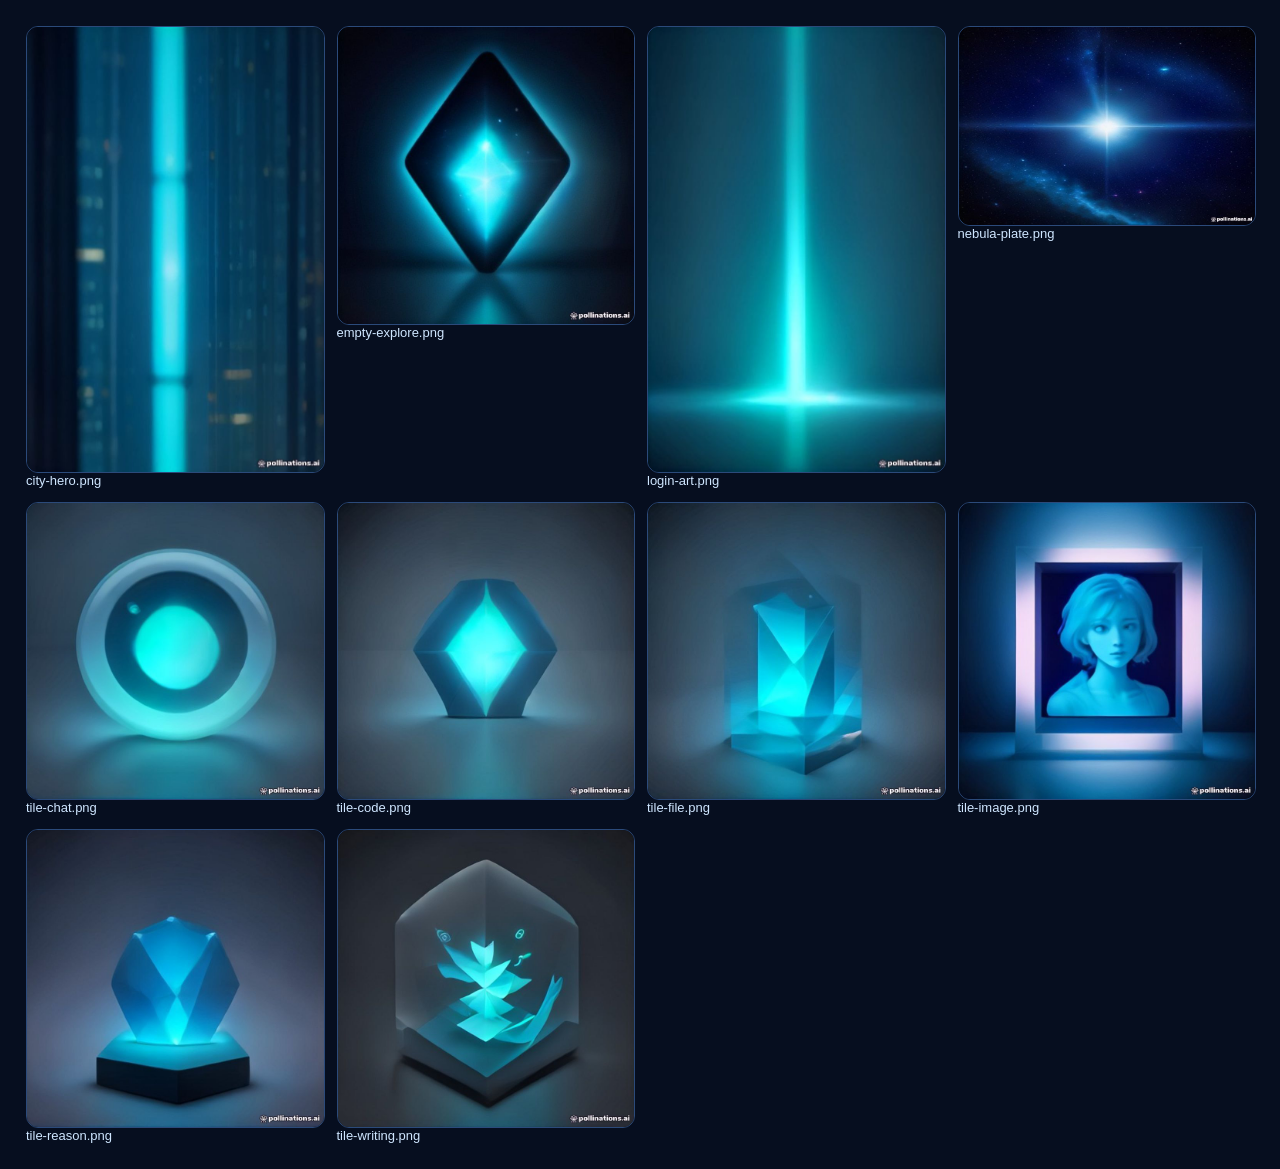
<file: assets/gen/index.html>
<meta charset='utf-8'><body style='background:#060e1f;color:#cfe6ff;font:13px sans-serif;display:grid;grid-template-columns:repeat(auto-fill,minmax(260px,1fr));gap:14px;padding:18px'><figure style='margin:0'><img src='city-hero.png' style='width:100%;border-radius:12px;border:1px solid #2b4a7a'><figcaption>city-hero.png</figcaption></figure><figure style='margin:0'><img src='empty-explore.png' style='width:100%;border-radius:12px;border:1px solid #2b4a7a'><figcaption>empty-explore.png</figcaption></figure><figure style='margin:0'><img src='login-art.png' style='width:100%;border-radius:12px;border:1px solid #2b4a7a'><figcaption>login-art.png</figcaption></figure><figure style='margin:0'><img src='nebula-plate.png' style='width:100%;border-radius:12px;border:1px solid #2b4a7a'><figcaption>nebula-plate.png</figcaption></figure><figure style='margin:0'><img src='tile-chat.png' style='width:100%;border-radius:12px;border:1px solid #2b4a7a'><figcaption>tile-chat.png</figcaption></figure><figure style='margin:0'><img src='tile-code.png' style='width:100%;border-radius:12px;border:1px solid #2b4a7a'><figcaption>tile-code.png</figcaption></figure><figure style='margin:0'><img src='tile-file.png' style='width:100%;border-radius:12px;border:1px solid #2b4a7a'><figcaption>tile-file.png</figcaption></figure><figure style='margin:0'><img src='tile-image.png' style='width:100%;border-radius:12px;border:1px solid #2b4a7a'><figcaption>tile-image.png</figcaption></figure><figure style='margin:0'><img src='tile-reason.png' style='width:100%;border-radius:12px;border:1px solid #2b4a7a'><figcaption>tile-reason.png</figcaption></figure><figure style='margin:0'><img src='tile-writing.png' style='width:100%;border-radius:12px;border:1px solid #2b4a7a'><figcaption>tile-writing.png</figcaption></figure>
</file>
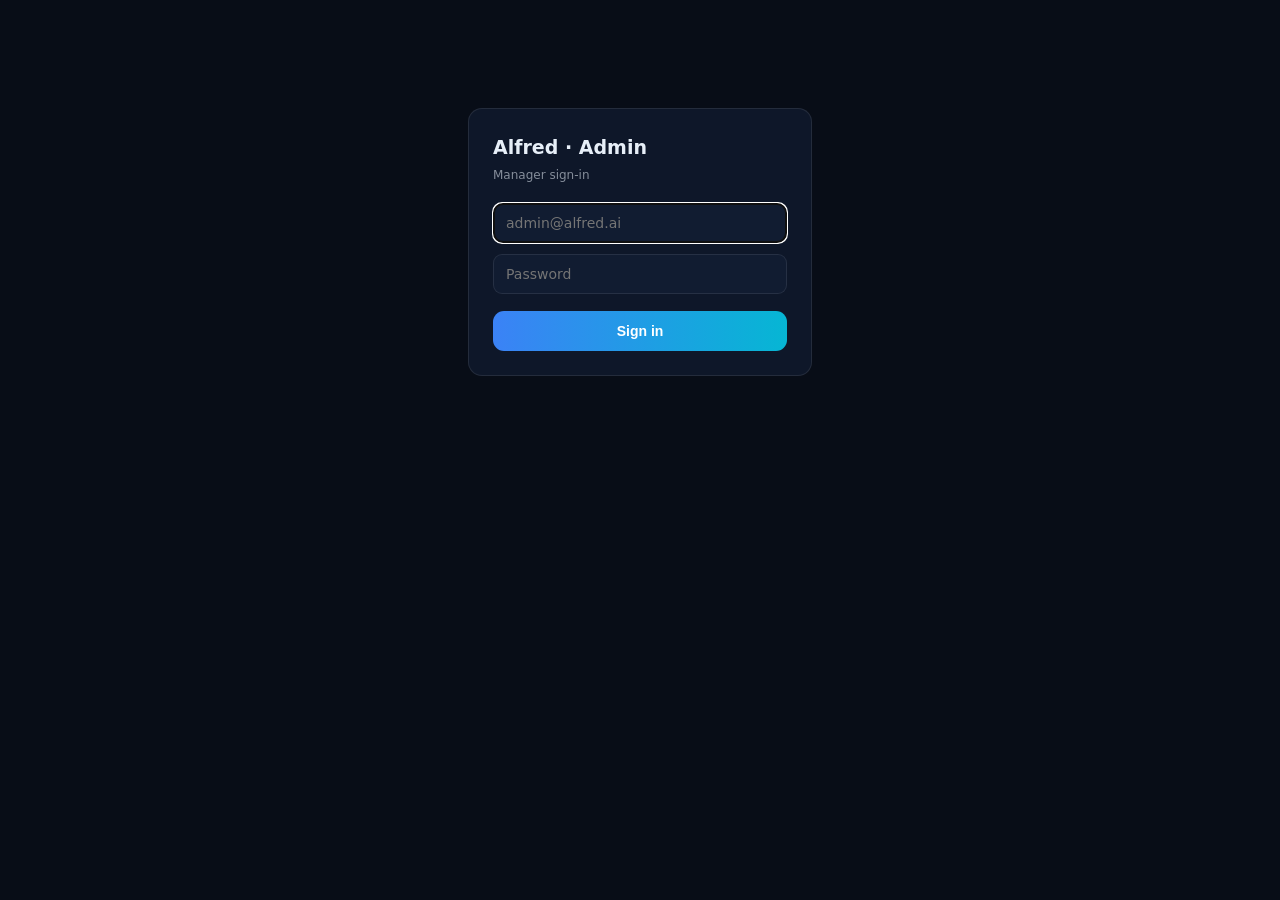
<file: admin.html>
<!doctype html><html lang="en"><head>
<meta charset="utf-8"><meta name="viewport" content="width=device-width,initial-scale=1">
<title>Alfred · Admin</title>
<style>
:root{--bg:#080D17;--panel:#0E1729;--line:rgba(255,255,255,.09);--txt:#E7EFF8;
--dim:rgba(231,239,248,.55);--acc:#7CC4FF;--ok:#9BE7C4;--bad:#FF9DB0;--warn:#FFD37A}
*{box-sizing:border-box}
body{margin:0;background:var(--bg);color:var(--txt);font:14px/1.55 system-ui,-apple-system,sans-serif}
header{display:flex;align-items:center;gap:12px;padding:13px 18px;border-bottom:1px solid var(--line);
position:relative;background:rgba(8,13,23,.96);backdrop-filter:blur(12px);z-index:5;flex-wrap:wrap}
header h1{margin:0;font-size:15px;font-weight:650;letter-spacing:.3px}
.pill{font:11px system-ui;padding:3px 9px;border-radius:999px;border:1px solid var(--line);color:var(--dim)}
.pill.bad{color:var(--bad);border-color:rgba(255,157,176,.4)}
.pill.ok{color:var(--ok);border-color:rgba(155,231,196,.4)}
@media(max-width:760px){nav{flex-direction:column;align-items:stretch;gap:5px;padding:9px 12px;max-height:38vh;overflow-y:auto}nav button{text-align:left;padding:10px 14px}main{padding:12px}th{font-size:10px}td{padding:8px 7px;font-size:12px}}
nav{display:flex;gap:6px;padding:11px 18px;border-bottom:1px solid var(--line);flex-wrap:wrap;
position:sticky;top:var(--bar);background:rgba(8,13,23,.96);z-index:4}
nav button{background:transparent;border:1px solid var(--line);color:var(--dim);padding:8px 13px;
border-radius:999px;font:600 12.5px system-ui;cursor:pointer}
nav button.on{background:rgba(124,196,255,.14);border-color:rgba(124,196,255,.45);color:var(--acc)}
main{padding:18px;overflow-x:auto;-webkit-overflow-scrolling:touch;max-width:1200px;margin:0 auto}
.tw{overflow-x:auto;-webkit-overflow-scrolling:touch;margin:10px 0 8px}
table{width:max-content;min-width:100%;border-collapse:collapse;margin:10px 0 8px;font-size:12.5px}
th,td{text-align:left;padding:8px 9px;border-bottom:1px solid var(--line);vertical-align:top}
th{color:var(--dim);font-weight:600;font-size:10.5px;letter-spacing:.6px;text-transform:uppercase;
position:sticky;top:0;background:var(--bg)}
td.wrap{max-width:340px;overflow-wrap:anywhere;color:var(--dim);font-size:11.5px}
select,input,button.act{background:#111C31;color:var(--txt);border:1px solid var(--line);
border-radius:9px;padding:6px 10px;font:12.5px system-ui}
button.act{cursor:pointer;background:rgba(124,196,255,.14);border-color:rgba(124,196,255,.4);
color:var(--acc);font-weight:600}
.cards{display:grid;gap:12px;grid-template-columns:repeat(auto-fit,minmax(250px,1fr))}
.card{background:var(--panel);border:1px solid var(--line);border-radius:14px;padding:15px}
.card h3{margin:0 0 3px;font-size:14.5px}
.card .sub{color:var(--dim);font-size:12px;margin-bottom:11px}
.card dl{margin:0;display:grid;grid-template-columns:auto 1fr;gap:5px 12px;font-size:12px}
.card dt{color:var(--dim)}
.card dd{margin:0;overflow-wrap:anywhere}
.greet{margin-top:11px;padding-top:11px;border-top:1px solid var(--line);color:var(--dim);
font-style:italic;font-size:12px}
.msg{padding:9px 12px;border-radius:10px;margin-bottom:13px;font-size:12.5px;display:none}
.msg.ok{display:block;background:rgba(155,231,196,.12);border:1px solid rgba(155,231,196,.35);color:var(--ok)}
.msg.err{display:block;background:rgba(255,157,176,.12);border:1px solid rgba(255,157,176,.35);color:var(--bad)}
.empty{color:var(--dim);padding:22px 0;font-size:12.5px}
pre{background:var(--panel);border:1px solid var(--line);border-radius:12px;padding:12px;
overflow:auto;font:11.5px ui-monospace,monospace;color:var(--dim);max-height:60vh}
/* login */
#gate{max-width:380px;margin:12vh auto;padding:0 18px}
#gate .card{padding:24px}
#gate h2{margin:0 0 4px;font-size:19px}
#gate p.sub{margin:0 0 18px}
#gate input{width:100%;margin-bottom:11px;padding:11px 12px;font-size:14px}
#gate button{width:100%;margin-top:6px;padding:12px;font-size:14px;font-weight:650;
background:linear-gradient(90deg,#3B82F6,#06B6D4);border:0;border-radius:11px;color:#fff;cursor:pointer}
</style></head><body>

<div id="gate"><div class="card">
  <h2>Alfred · Admin</h2>
  <p class="sub">Manager sign-in</p>
  <input id="em" type="email" placeholder="admin@alfred.ai" autocomplete="username">
  <input id="pw" type="password" placeholder="Password" autocomplete="current-password">
  <button id="go">Sign in</button>
  <div class="msg" id="gmsg"></div>
</div></div>

<div id="app" style="display:none">
<header><h1>ALFRED · ADMIN</h1>
  <span class="pill" id="who">—</span>
  <span class="pill" id="eng">—</span>
  <span style="flex:1"></span>
  <button class="act" id="refresh">Refresh</button>
  <button class="act" id="out">Sign out</button>
</header>
<nav id="tabs"></nav>
<main><div class="msg" id="msg"></div><div id="out2"></div></main>
</div>

<script>
var OUT=document.getElementById("out2"), MSG=document.getElementById("msg"),
    GATE=document.getElementById("gate"), APP=document.getElementById("app"),
    TABS=document.getElementById("tabs"), WHO=document.getElementById("who");

function tok(){try{return localStorage.getItem("alfred_admin_token")||""}catch(e){return ""}}
function say(t,ok){MSG.className="msg "+(ok?"ok":"err");MSG.textContent=t;
  setTimeout(function(){MSG.className="msg"},3200)}
function gsay(t,ok){var m=document.getElementById("gmsg");m.className="msg "+(ok?"ok":"err");m.textContent=t}

function api(path,body){
  var o={credentials:"include",headers:{}};
  var t=tok(); if(t) o.headers["X-Alfred-Token"]=t;
  if(body){o.method="POST";o.headers["Content-Type"]="application/json";o.body=JSON.stringify(body)}
  return fetch(path,o).then(function(r){
    return r.json().catch(function(){return {ok:false,error:"non-json ("+r.status+")"}});
  },function(){return {ok:false,error:"network error"}});
}


function tierText(v){
  if (v == null) return "—";
  if (typeof v === "string") return v;
  if (typeof v === "number" || typeof v === "boolean") return String(v);
  var o = v.plan || v.tier || v;
  if (o && typeof o === "object") return o.name || o.tier || o.id || o.label || "Free";
  return String(o);
}

function esc(s){return String(s==null?"":s).replace(/[&<>"]/g,function(c){
  return {"&":"&amp;","<":"&lt;",">":"&gt;",'"':"&quot;"}[c]})}
function short(v){
  if(v==null) return "—";
  if(typeof v==="object"){try{return JSON.stringify(v)}catch(e){return String(v)}}
  var s=String(v); return s.length>120?s.slice(0,118)+"…":s;
}

/* generic renderer - works whatever shape the endpoint returns */
function auto(data){
  if(data==null) return '<div class="empty">no data</div>';
  if(Array.isArray(data)){
    if(!data.length) return '<div class="empty">empty</div>';
    if(typeof data[0]!=="object") return "<pre>"+esc(JSON.stringify(data,null,2))+"</pre>";
    var keys=[]; data.forEach(function(r){Object.keys(r).forEach(function(k){
      if(keys.indexOf(k)<0) keys.push(k)})});
    return "<table><thead><tr>"+keys.map(function(k){return "<th>"+esc(k)+"</th>"}).join("")
      +"</tr></thead><tbody>"+data.map(function(r){
        return "<tr>"+keys.map(function(k){
          return '<td class="wrap">'+esc(short(r[k]))+"</td>"}).join("")+"</tr>";
      }).join("")+"</tbody></table>";
  }
  if(typeof data==="object"){
    var ks=Object.keys(data);
    var arrs=ks.filter(function(k){return Array.isArray(data[k])});
    var scalars=ks.filter(function(k){return !Array.isArray(data[k])});
    var h="";
    if(scalars.length) h+="<dl class='card' style='margin:0 0 12px'>"+scalars.map(function(k){
      return "<dt>"+esc(k)+"</dt><dd>"+esc(short(data[k]))+"</dd>"}).join("")+"</dl>";
    arrs.forEach(function(k){ h+="<h3 style='font-size:13px;margin:14px 0 0'>"+esc(k)
      +" ("+(data[k]||[]).length+")</h3>"+auto(data[k]); });
    return h||"<div class='empty'>empty object</div>";
  }
  return "<pre>"+esc(String(data))+"</pre>";
}

function show(j,custom){
  if(j && j.ok===false && j.error && !j.users && !j.tiers && !j.rows){
    OUT.innerHTML="<div class='empty'>"+esc(j.error)+"</div>"; return;
  }
  OUT.innerHTML = custom ? custom(j) : auto(j);
}

/* ---------- tabs ---------- */
var VIEWS = {
  overview:{label:"Overview",get:function(){return api("/api/admin/overview")}},
  users:{label:"Users",get:function(){return api("/api/admin/overview")},
    render:function(j){
      var rows=(j.users||[]).map(function(u){
        return "<tr><td>"+esc(u.email)+"</td><td>"+esc(u.name)+"</td><td>"
          +"<select data-e='"+esc(u.email)+"'>"+["Free","Pro","Ultra"].map(function(p){
              return "<option"+(p===u.plan?" selected":"")+">"+p+"</option>"}).join("")
          +"</select></td><td>"
          +"<button class='act' data-save='"+esc(u.email)+"'>Save</button> "
          +"<button class='act' data-revoke='"+esc(u.email)+"'>Revoke</button> "
          +"<button class='act' data-del='"+esc(u.email)+"'>Delete</button></td></tr>";
      }).join("");
      return "<h3 style='font-size:13px'>Users ("+(j.users||[]).length+")</h3>"
        +"<table><thead><tr><th>Email</th><th>Name</th><th>Tier</th><th>Actions</th></tr></thead>"
        +"<tbody>"+(rows||"")+"</tbody></table>";
    }},
  tiers:{label:"Tiers",get:function(){return api("/api/admin/tiers")},
    render:function(j){
      return "<div class='cards'>"+(j.tiers||[]).map(function(t){
        return "<div class='card'><h3>"+esc(t.name)+"</h3>"
          +"<div class='sub'>"+esc(t.id)+" · rank "+esc(t.rank)+"</div><dl>"
          +"<dt>daily cap</dt><dd>"+esc(t.daily_cap)+"</dd>"
          +"<dt>council</dt><dd>"+esc(t.council)+"</dd>"
          +"<dt>refine</dt><dd>"+(t.refine?"yes":"no")+"</dd>"
          +"<dt>chain</dt><dd>"+esc(t.chain_key)+"</dd>"
          +"<dt>prompt</dt><dd>"+esc(t.prompt_key)+"</dd>"
          +"<dt>accent</dt><dd>"+esc((t.theme||{}).accent||"—")+"</dd>"
          +"</dl><div class='greet'>"+esc(t.greeting)+"</div></div>";
      }).join("")+"</div>";
    }},
  audit:{label:"Audit",get:function(){return api("/api/admin/audit")}},
  brain:{label:"Brain",get:function(){return api("/api/admin/brain")}},
  providers:{label:"Providers",get:function(){return api("/api/admin/providers")}},
  billing:{label:"Billing",get:function(){return api("/api/admin/credits/full")}},
  credits:{label:"Credits",get:function(){return api("/api/admin/credits")}},
  lab:{label:"Lab",get:function(){return api("/api/admin/lab")}},
  showcase:{label:"Showcase",get:function(){return api("/api/admin/showcase")}},
  feedback:{label:"Feedback",get:function(){return api("/api/admin/feedback")}},
  metrics:{label:"Metrics",get:function(){return api("/api/admin/metrics")}},
  stats:{label:"Stats",get:function(){return api("/api/admin/stats")}}
};
var ORDER=["overview","users","tiers","audit","brain","providers","billing","credits",
 "lab","showcase","feedback","metrics","stats"];
var cur="overview";

function buildTabs(){
  TABS.innerHTML=ORDER.map(function(k){
    return '<button data-k="'+k+'"'+(k===cur?' class="on"':"")+">"+VIEWS[k].label+"</button>";
  }).join("");
}
function open(k){
  cur=k;
  TABS.querySelectorAll("button").forEach(function(b){b.classList.toggle("on",b.dataset.k===k)});
  OUT.innerHTML="<div class='empty'>loading…</div>";
  VIEWS[k].get().then(function(j){
    if(j && j.engine) document.getElementById("eng").textContent=j.engine;
    show(j, VIEWS[k].render);
  });
}

document.addEventListener("click",function(e){
  var t=e.target;
  if(t.tagName==="BUTTON"&&t.dataset.k){open(t.dataset.k);return}
  if(t.id==="refresh"){open(cur);return}
  if(t.id==="out"){try{localStorage.removeItem("alfred_admin_token")}catch(x){}
    location.reload();return}
  if(t.dataset.save){
    var em=t.dataset.save, sel=document.querySelector("select[data-e='"+em+"']");
    if(!sel)return;
    api("/api/admin/users/plan",{email:em,plan:sel.value}).then(function(j){
      say(j.ok?(em+" → "+j.plan):(j.error||"failed"),!!j.ok); open("users");
    });
  }
  if(t.dataset.revoke){
    api("/api/admin/users/revoke",{email:t.dataset.revoke}).then(function(j){
      say(j.ok?("sessions revoked for "+t.dataset.revoke):(j.error||"failed"),!!j.ok)});
  }
  if(t.dataset.del){
    if(!confirm("Delete "+t.dataset.del+"? This removes the account."))return;
    api("/api/admin/users/delete",{email:t.dataset.del}).then(function(j){
      say(j.ok?("deleted "+t.dataset.del):(j.error||"failed"),!!j.ok); open("users");
    });
  }
});

/* ---------- gate ---------- */
function enter(email){
  GATE.style.display="none"; APP.style.display="block";
  WHO.textContent=email; buildTabs(); open("overview");
}
document.getElementById("go").addEventListener("click",function(){
  var em=document.getElementById("em").value.trim().toLowerCase();
  var pw=document.getElementById("pw").value;
  if(!em||!pw){gsay("email and password required",false);return}
  fetch("/api/auth/login",{method:"POST",credentials:"include",
    headers:{"Content-Type":"application/json"},
    body:JSON.stringify({email:em,password:pw})})
   .then(function(r){return r.json()})
   .then(function(j){
     if(!j||!j.ok){gsay((j&&j.error)||"sign in failed",false);return}
     try{localStorage.setItem("alfred_admin_token",j.token)}catch(x){}
     try{localStorage.setItem("alfred_name",(j.user&&j.user.name)||em)}catch(x){}
     enter(em);
   }).catch(function(){gsay("network error",false)});
});
document.getElementById("pw").addEventListener("keydown",function(e){
  if(e.key==="Enter") document.getElementById("go").click();
});

/* resume from a stored token */
if(tok()){
  api("/api/admin/overview").then(function(j){
    if(j&&j.ok!==false) enter("(resumed)");
    else GATE.style.display="block";
  }).catch(function(){GATE.style.display="block"});
} else {
  var e0=document.getElementById("em"); if(e0) e0.focus();
}
</script></body></html>
</file>
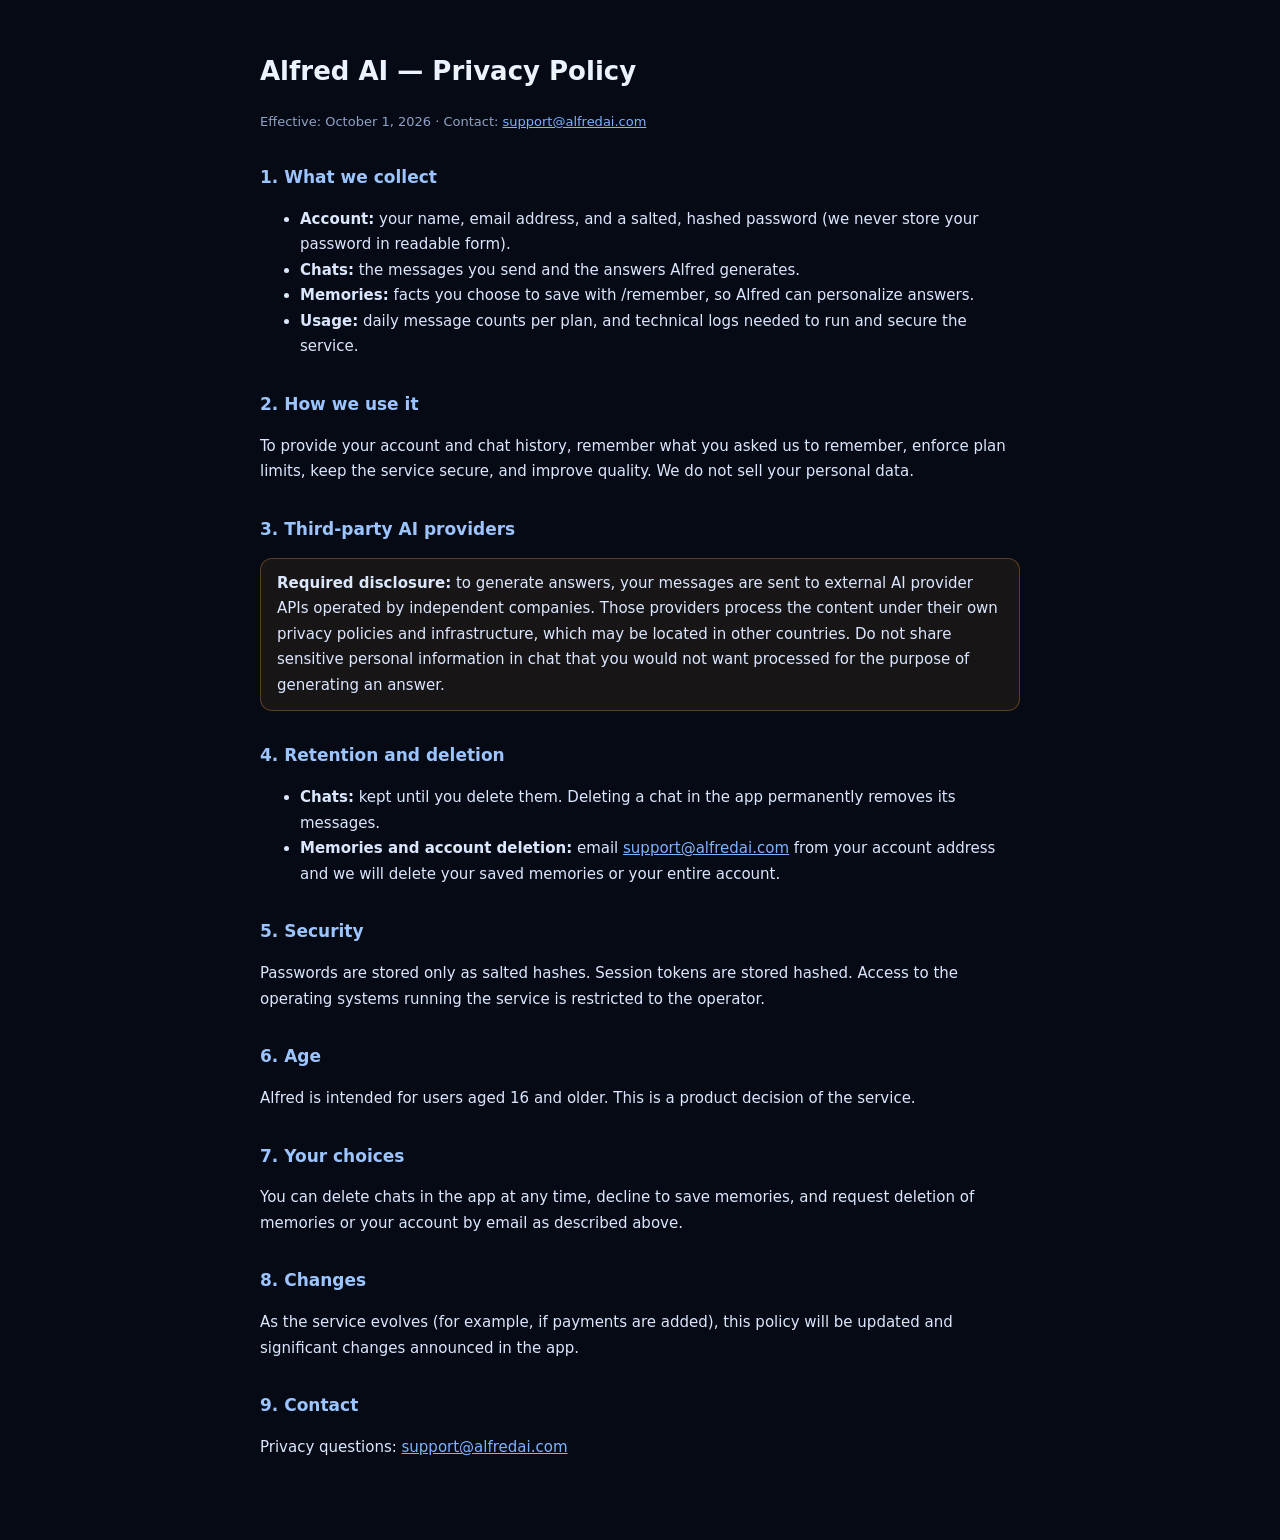
<file: privacy.html>
<!DOCTYPE html><html lang="en"><head><meta charset="utf-8"/>
<meta name="viewport" content="width=device-width,initial-scale=1"/>
<title>Alfred AI — Privacy Policy</title>
<style>body{background:#060a14;color:#dbe7ff;font:15px/1.7 system-ui,sans-serif;max-width:760px;margin:0 auto;padding:32px 22px 64px}h1{font-size:26px;color:#eaf3ff}h2{font-size:17px;color:#9cc4ff;margin-top:30px}a{color:#7fb2ff}.box{background:rgba(255,166,66,.07);border:1px solid rgba(255,166,66,.3);border-radius:12px;padding:12px 16px;margin:14px 0}.muted{color:#8fa3c8;font-size:13px}</style></head><body>
<h1>Alfred AI — Privacy Policy</h1>
<p class="muted">Effective: October 1, 2026 · Contact: <a href="mailto:support@alfredai.com">support@alfredai.com</a></p>
<h2>1. What we collect</h2>
<ul><li><b>Account:</b> your name, email address, and a salted, hashed password (we never store your password in readable form).</li>
<li><b>Chats:</b> the messages you send and the answers Alfred generates.</li>
<li><b>Memories:</b> facts you choose to save with /remember, so Alfred can personalize answers.</li>
<li><b>Usage:</b> daily message counts per plan, and technical logs needed to run and secure the service.</li></ul>
<h2>2. How we use it</h2>
<p>To provide your account and chat history, remember what you asked us to remember, enforce plan limits, keep the service secure, and improve quality. We do not sell your personal data.</p>
<h2>3. Third-party AI providers</h2>
<div class="box"><b>Required disclosure:</b> to generate answers, your messages are sent to external AI provider APIs operated by independent companies. Those providers process the content under their own privacy policies and infrastructure, which may be located in other countries. Do not share sensitive personal information in chat that you would not want processed for the purpose of generating an answer.</div>
<h2>4. Retention and deletion</h2>
<ul><li><b>Chats:</b> kept until you delete them. Deleting a chat in the app permanently removes its messages.</li>
<li><b>Memories and account deletion:</b> email <a href="mailto:support@alfredai.com">support@alfredai.com</a> from your account address and we will delete your saved memories or your entire account.</li></ul>
<h2>5. Security</h2>
<p>Passwords are stored only as salted hashes. Session tokens are stored hashed. Access to the operating systems running the service is restricted to the operator.</p>
<h2>6. Age</h2>
<p>Alfred is intended for users aged 16 and older. This is a product decision of the service.</p>
<h2>7. Your choices</h2>
<p>You can delete chats in the app at any time, decline to save memories, and request deletion of memories or your account by email as described above.</p>
<h2>8. Changes</h2>
<p>As the service evolves (for example, if payments are added), this policy will be updated and significant changes announced in the app.</p>
<h2>9. Contact</h2>
<p>Privacy questions: <a href="mailto:support@alfredai.com">support@alfredai.com</a></p>
</body></html>
</file>
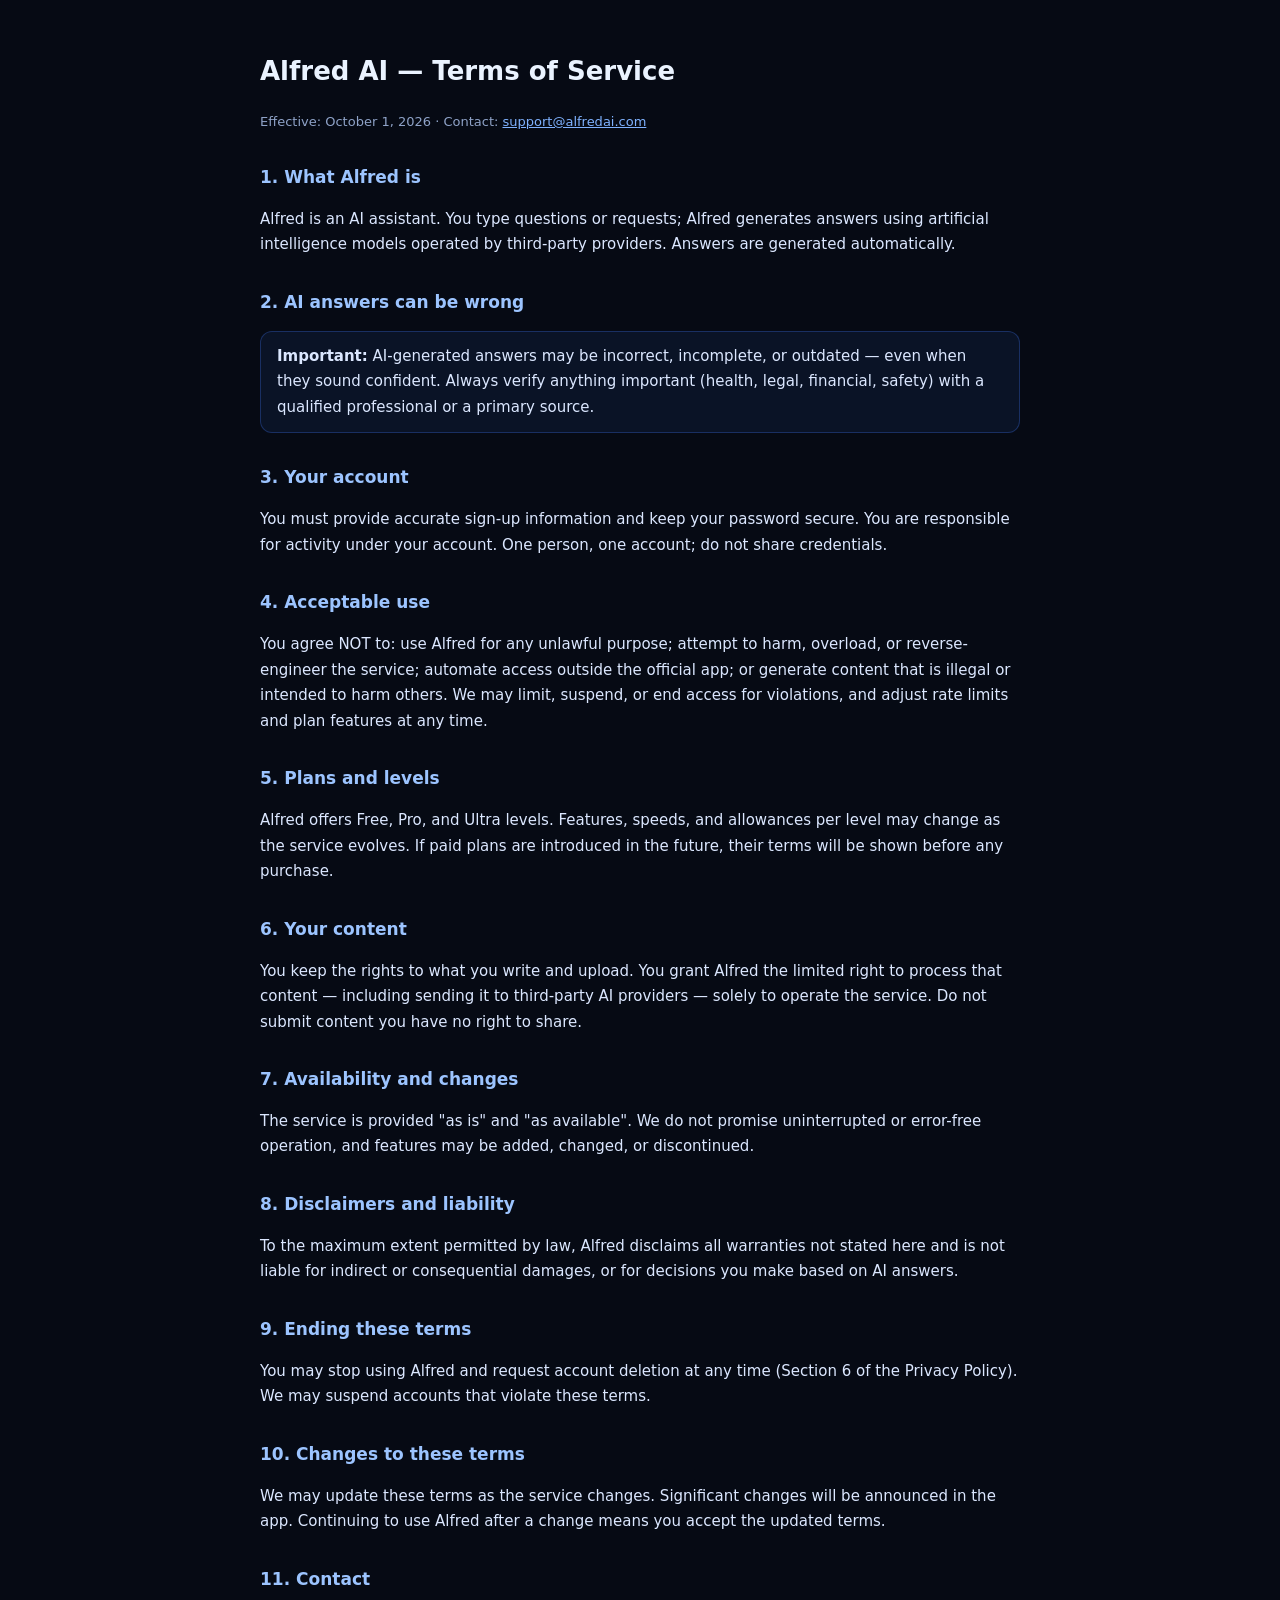
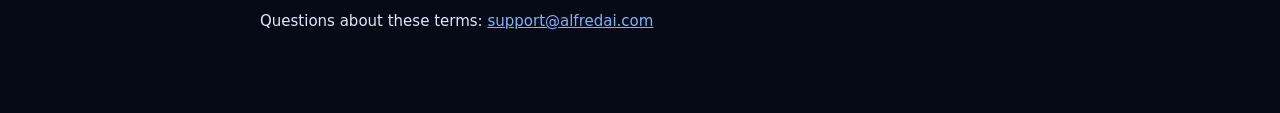
<file: terms.html>
<!DOCTYPE html><html lang="en"><head><meta charset="utf-8"/>
<meta name="viewport" content="width=device-width,initial-scale=1"/>
<title>Alfred AI — Terms of Service</title>
<style>body{background:#060a14;color:#dbe7ff;font:15px/1.7 system-ui,sans-serif;max-width:760px;margin:0 auto;padding:32px 22px 64px}h1{font-size:26px;color:#eaf3ff}h2{font-size:17px;color:#9cc4ff;margin-top:30px}a{color:#7fb2ff}.box{background:rgba(61,123,255,.08);border:1px solid rgba(61,123,255,.28);border-radius:12px;padding:12px 16px;margin:14px 0}.muted{color:#8fa3c8;font-size:13px}</style></head><body>
<h1>Alfred AI — Terms of Service</h1>
<p class="muted">Effective: October 1, 2026 · Contact: <a href="mailto:support@alfredai.com">support@alfredai.com</a></p>
<h2>1. What Alfred is</h2>
<p>Alfred is an AI assistant. You type questions or requests; Alfred generates answers using artificial intelligence models operated by third-party providers. Answers are generated automatically.</p>
<h2>2. AI answers can be wrong</h2>
<div class="box"><b>Important:</b> AI-generated answers may be incorrect, incomplete, or outdated — even when they sound confident. Always verify anything important (health, legal, financial, safety) with a qualified professional or a primary source.</div>
<h2>3. Your account</h2>
<p>You must provide accurate sign-up information and keep your password secure. You are responsible for activity under your account. One person, one account; do not share credentials.</p>
<h2>4. Acceptable use</h2>
<p>You agree NOT to: use Alfred for any unlawful purpose; attempt to harm, overload, or reverse-engineer the service; automate access outside the official app; or generate content that is illegal or intended to harm others. We may limit, suspend, or end access for violations, and adjust rate limits and plan features at any time.</p>
<h2>5. Plans and levels</h2>
<p>Alfred offers Free, Pro, and Ultra levels. Features, speeds, and allowances per level may change as the service evolves. If paid plans are introduced in the future, their terms will be shown before any purchase.</p>
<h2>6. Your content</h2>
<p>You keep the rights to what you write and upload. You grant Alfred the limited right to process that content — including sending it to third-party AI providers — solely to operate the service. Do not submit content you have no right to share.</p>
<h2>7. Availability and changes</h2>
<p>The service is provided "as is" and "as available". We do not promise uninterrupted or error-free operation, and features may be added, changed, or discontinued.</p>
<h2>8. Disclaimers and liability</h2>
<p>To the maximum extent permitted by law, Alfred disclaims all warranties not stated here and is not liable for indirect or consequential damages, or for decisions you make based on AI answers.</p>
<h2>9. Ending these terms</h2>
<p>You may stop using Alfred and request account deletion at any time (Section 6 of the Privacy Policy). We may suspend accounts that violate these terms.</p>
<h2>10. Changes to these terms</h2>
<p>We may update these terms as the service changes. Significant changes will be announced in the app. Continuing to use Alfred after a change means you accept the updated terms.</p>
<h2>11. Contact</h2>
<p>Questions about these terms: <a href="mailto:support@alfredai.com">support@alfredai.com</a></p>
</body></html>
</file>
<file: css/style.css>
* { margin:0; padding:0; box-sizing:border-box; }

html, body { height:100%; overflow:hidden; background:#060a14; }

body {
  font-family: "Poppins","Montserrat","Segoe UI",Arial,sans-serif;
  -webkit-font-smoothing: antialiased;
}

.screen { position:relative; width:100%; height:100vh; height:100dvh; overflow:hidden; }

/* ---- background + readability ---- */
.bg {
  position:absolute; inset:0;
  background:url("../assets/cityy.jpg") center / cover no-repeat;
  animation: kenburns 36s ease-in-out infinite alternate;
}

.spotlight {
  position:absolute; inset:0; pointer-events:none;
  background:
    radial-gradient(circle at 50% 40%, rgba(3,9,24,.62) 0%, rgba(3,9,24,.25) 38%, rgba(3,9,24,0) 66%),
    linear-gradient(180deg, rgba(2,6,16,.35) 0%, rgba(2,6,16,0) 30%, rgba(2,6,16,0) 72%, rgba(2,6,16,.55) 100%);
}

/* ---- center group (one unit, no overlaps possible) ---- */
.content {
  position:absolute; inset:0;
  display:flex; flex-direction:column; align-items:center;
  justify-content:flex-start;
  padding-top:29vh;
  gap:16px;
  text-align:center;
}
.content > * { flex-shrink:0; }

.logo-wrap {
  position:relative;
  width:clamp(120px,32vw,170px); height:clamp(120px,32vw,170px);
  display:flex; align-items:center; justify-content:center;
}
.halo {
  position:absolute; inset:-34%; border-radius:50%;
  background:radial-gradient(circle, rgba(80,170,255,.32) 0%, rgba(60,130,230,.13) 45%, rgba(60,130,230,0) 70%);
  animation: breathe 4.5s ease-in-out infinite;
}
.logo {
  position:relative; width:100%; height:100%;
  filter: drop-shadow(0 0 18px rgba(110,195,255,.55));
  animation: rise .9s ease-out both, float 5.5s ease-in-out 1s infinite;
}

.title {
  font-size:clamp(26px,7.4vw,42px);
  font-weight:300;
  letter-spacing:.3em;
  padding-left:.3em;
  line-height:1.15;
  color:#f2f7fd;
  text-shadow:0 2px 14px rgba(0,0,0,.65), 0 0 26px rgba(110,190,255,.3);
  animation: rise .9s ease-out .3s both;
}

.tagline {
  font-size:clamp(14px,3.6vw,18px);
  font-weight:300;
  letter-spacing:.1em;
  line-height:1.4;
  color:rgba(226,235,248,.88);
  text-shadow:0 1px 10px rgba(0,0,0,.7);
  animation: rise .9s ease-out .5s both;
}

/* ---- floating particles ---- */
.particles { position:absolute; inset:0; pointer-events:none; }
.particle {
  position:absolute; border-radius:50%;
  opacity:0; filter:blur(.4px);
  box-shadow:0 0 6px rgba(255,255,255,.35);
  animation: floatUp linear infinite;
}

/* ---- loader ---- */
.loader {
  position:absolute; left:0; right:0; bottom:4.5%;
  display:flex; flex-direction:column; align-items:center;
  animation: rise .9s ease-out .7s both;
}
.status {
  font-size:13px; font-style:italic; font-weight:300;
  color:rgba(230,238,250,.85);
  text-shadow:0 1px 8px rgba(0,0,0,.8);
  margin-bottom:12px;
}
.dots i { font-style:normal; opacity:0; animation: blink 1.4s infinite; }
.dots i:nth-child(2){ animation-delay:.2s }
.dots i:nth-child(3){ animation-delay:.4s }

.bar-wrap { position:relative; width:min(300px,64vw); }
.bar {
  height:5px; border-radius:999px;
  background:rgba(6,14,30,.65);
  border:1px solid rgba(140,190,255,.35);
  overflow:hidden;
}
.fill {
  position:relative; height:100%; width:0%;
  border-radius:999px;
  background:linear-gradient(90deg,#2b6fd4,#4fa8ff,#aee2ff);
  box-shadow:0 0 14px rgba(100,185,255,.9);
  transition:width .1s linear;
}
.sheen {
  position:absolute; inset:0; border-radius:999px;
  background:linear-gradient(115deg, transparent 30%, rgba(255,255,255,.5) 50%, transparent 70%);
  background-size:220% 100%;
  animation: sheen 2.2s linear infinite;
}
.bar.done .fill { box-shadow:0 0 20px rgba(140,210,255,1); }
.pct {
  position:absolute; top:calc(100% + 6px); right:0;
  font-size:11px; letter-spacing:.08em;
  color:rgba(205,222,246,.8);
  text-shadow:0 1px 6px rgba(0,0,0,.8);
}

/* ---- exit (finite animation only) ---- */
.screen.exit { animation: fadeOutScreen .8s ease-in forwards; pointer-events:none; }

@keyframes rise     { from{opacity:0; transform:translateY(18px)} to{opacity:1; transform:none} }
@keyframes kenburns { from{transform:scale(1.06)} to{transform:scale(1.14) translate(-1.5%,-2%)} }
@keyframes breathe  { 0%,100%{opacity:.7; transform:scale(1)} 50%{opacity:1; transform:scale(1.08)} }
@keyframes float    { 0%,100%{transform:translateY(0)} 50%{transform:translateY(-10px)} }
@keyframes blink    { 0%,100%{opacity:0} 50%{opacity:1} }
@keyframes sheen    { from{background-position:120% 0} to{background-position:-120% 0} }
@keyframes floatUp  { 0%{opacity:0; transform:translateY(0) scale(1)} 10%{opacity:.9} 85%{opacity:.15} 100%{opacity:0; transform:translateY(-42vh) scale(.4)} }
@keyframes fadeOutScreen { to{opacity:0} }

@media (prefers-reduced-motion: reduce){ *{animation:none!important; transition:none!important} }

/* ===== v4: completion & exit sequence ===== */

/* dots: always faintly visible like the mockup "..." */
.dots i { animation: dotPulse 1.4s infinite; }
@keyframes dotPulse { 0%,100%{opacity:.25} 50%{opacity:1} }

/* status turns cyan when ready */
.status.ready { color:#bfe3ff; text-shadow:0 0 12px rgba(120,200,255,.6); }

/* bar glows steadily at 100% */
.bar.done { animation: barGlow 1.6s ease-in-out infinite; }
@keyframes barGlow { 0%,100%{box-shadow:0 0 6px rgba(120,190,255,.35)} 50%{box-shadow:0 0 22px rgba(150,215,255,.95)} }

/* logo power-up flare at 100% */
.logo.flare { animation: flare 1s ease-out both; }
@keyframes flare {
  0%  { filter:drop-shadow(0 0 18px rgba(110,195,255,.55)); transform:scale(1); }
  35% { filter:drop-shadow(0 0 46px rgba(170,225,255,.95)) brightness(1.35); transform:scale(1.07); }
  100%{ filter:drop-shadow(0 0 18px rgba(110,195,255,.55)); transform:scale(1); }
}

/* cinematic zoom-through exit for the handoff to screen 2 */
.screen.exit { animation: zoomOut 1.1s cubic-bezier(.7,0,.3,1) forwards; pointer-events:none; }
@keyframes zoomOut {
  0%   { opacity:1; transform:scale(1);    filter:brightness(1); }
  55%  { opacity:1; transform:scale(1.06); filter:brightness(1.6); }
  100% { opacity:0; transform:scale(1.12); filter:brightness(2.4); }
}

/* ===== v5: clean logo glow, no clipped edges ===== */
.logo-wrap { isolation: isolate; }

.logo-wrap .halo {
  inset:-28%;
  background:radial-gradient(ellipse at center,
    rgba(80,185,255,.34) 0%, rgba(65,145,235,.17) 30%,
    rgba(30,90,180,.06) 52%, transparent 72%);
  filter:blur(10px);
}

.logo {
  position:relative; z-index:2;
  filter:
    drop-shadow(0 0 5px rgba(180,240,255,.95))
    drop-shadow(0 0 14px rgba(65,170,255,.78))
    drop-shadow(0 0 28px rgba(40,120,255,.45));
}

/* flare keeps the new 3-layer glow */
@keyframes flare {
  0%  { filter:drop-shadow(0 0 5px rgba(180,240,255,.95)) drop-shadow(0 0 14px rgba(65,170,255,.78)) drop-shadow(0 0 28px rgba(40,120,255,.45)); transform:scale(1); }
  35% { filter:drop-shadow(0 0 5px rgba(180,240,255,.95)) drop-shadow(0 0 14px rgba(65,170,255,.78)) drop-shadow(0 0 34px rgba(90,160,255,.95)) brightness(1.35); transform:scale(1.07); }
  100%{ filter:drop-shadow(0 0 5px rgba(180,240,255,.95)) drop-shadow(0 0 14px rgba(65,170,255,.78)) drop-shadow(0 0 28px rgba(40,120,255,.45)); transform:scale(1); }
}

/* ===== v6: auth screens (login / register) ===== */
.auth { display:none; }
.auth.show { display:block; animation: screenIn .7s ease-out both; }
.auth.leave { animation: screenOut .45s ease-in both; }
@keyframes screenIn  { from{opacity:0} to{opacity:1} }
@keyframes screenOut { to{opacity:0} }

.card-zone {
  position:absolute; inset:0;
  display:flex; align-items:center; justify-content:center;
  overflow-y:auto; -webkit-overflow-scrolling:touch;
  padding:30px 18px calc(30px + env(safe-area-inset-bottom));
}
.card {
  width:100%; max-width:400px; margin:auto;
  padding:28px 22px 22px;
  border-radius:26px;
  background:linear-gradient(165deg, rgba(12,26,48,.78) 0%, rgba(7,16,34,.62) 100%);
  border:1px solid rgba(115,185,255,.30);
  box-shadow:0 24px 70px rgba(0,8,26,.65), 0 0 46px rgba(45,140,255,.14), inset 0 1px 0 rgba(160,215,255,.18);
  backdrop-filter:blur(22px) saturate(1.35);
  -webkit-backdrop-filter:blur(22px) saturate(1.35);
  position:relative;
  animation: cardIn .8s cubic-bezier(.2,.8,.25,1) .05s both;
}
.card::before {
  content:""; position:absolute; top:0; left:12%; right:12%; height:1px;
  background:linear-gradient(90deg, transparent, rgba(150,220,255,.75), transparent);
}
@keyframes cardIn { from{opacity:0; transform:translateY(28px) scale(.97)} to{opacity:1; transform:none} }

.brand { display:flex; align-items:center; justify-content:center; gap:12px; margin-bottom:26px; }
.badge {
  width:52px; height:52px; border-radius:50%;
  display:flex; align-items:center; justify-content:center;
  background:rgba(8,20,40,.6);
  border:1px solid rgba(115,190,255,.4);
  box-shadow:0 0 18px rgba(60,170,255,.35), inset 0 0 12px rgba(60,170,255,.18);
}
.badge img { width:30px; height:30px; }
.brand-txt { text-align:left; }
.brand-txt b { display:block; font-size:15px; font-weight:500; letter-spacing:.28em; color:#eef6ff; }
.brand-txt i { display:block; font-style:normal; font-size:10.5px; letter-spacing:.08em; color:rgba(140,215,255,.85); margin-top:3px; }

.head { margin-bottom:22px; }
.head h2 { font-size:23px; font-weight:600; color:#f2f8ff; text-shadow:0 1px 12px rgba(0,0,0,.5); }
.glowdot {
  display:inline-block; width:8px; height:8px; border-radius:50%;
  background:#4fd8ff; margin-right:9px; vertical-align:middle;
  box-shadow:0 0 10px rgba(80,215,255,.95), 0 0 22px rgba(80,215,255,.5);
}
.head p { margin-top:6px; font-size:13.5px; color:rgba(200,220,245,.75); }

.fld { display:block; margin-bottom:16px; }
.lbl { display:block; font-size:12.5px; letter-spacing:.04em; color:rgba(205,225,248,.9); margin-bottom:6px; }
input[type=text], input[type=email], input[type=password] {
  width:100%; font-size:16px; color:#eaf3ff;
  background:rgba(7,16,34,.58);
  border:1px solid rgba(110,170,255,.24);
  border-radius:13px; padding:13px 14px; outline:none;
  transition:border-color .25s, box-shadow .25s;
}
input::placeholder { color:rgba(150,175,210,.55); }
input:focus {
  border-color:rgba(80,200,255,.8);
  box-shadow:0 0 0 3px rgba(60,170,255,.16), 0 0 18px rgba(60,170,255,.25);
}
.inp-wrap { position:relative; display:block; }
.pw { padding-right:48px; }
.eye {
  position:absolute; right:6px; top:50%; transform:translateY(-50%);
  width:36px; height:36px; border:none; background:transparent;
  color:rgba(165,205,240,.8); display:flex; align-items:center; justify-content:center;
}
.eye svg { width:20px; height:20px; }

.row { display:flex; align-items:center; justify-content:space-between; margin:2px 0 18px; font-size:12.5px; }
.chk { display:flex; align-items:center; gap:8px; color:rgba(205,225,248,.85); cursor:pointer; }
.chk input { display:none; }
.chk .box {
  width:16px; height:16px; border-radius:5px; flex:0 0 auto;
  border:1.5px solid rgba(115,190,255,.55); background:rgba(8,18,38,.5);
  display:flex; align-items:center; justify-content:center;
  font-size:11px; color:#03121f; transition:all .2s;
}
.chk input:checked + .box { background:#3ec9f5; border-color:#3ec9f5; box-shadow:0 0 10px rgba(70,200,255,.6); }
.chk input:checked + .box::after { content:"✓"; font-weight:700; }
.chk .t { line-height:1.45; }
.chk.terms { align-items:flex-start; margin-bottom:18px; }
.chk.terms .box { margin-top:2px; }

.lnk { color:#5fd4ff; text-decoration:none; }
.lnk:active { opacity:.7; }

.btn-main {
  position:relative; width:100%; height:52px; border:none; border-radius:999px;
  background:linear-gradient(100deg, #0a7ea4 0%, #1aa3d8 48%, #49d3f2 100%);
  color:#ecfbff; font-size:16px; font-weight:600; letter-spacing:.04em;
  box-shadow:0 10px 30px rgba(20,150,220,.38), inset 0 1px 0 rgba(255,255,255,.3);
  display:flex; align-items:center; justify-content:center;
  transition:transform .15s, box-shadow .25s;
}
.btn-main:active { transform:scale(.98); }
.btn-main .chev { position:absolute; right:19px; font-size:14px; color:rgba(255,255,255,.95); }

.divider { display:flex; align-items:center; gap:12px; margin:22px 0 16px; }
.divider i { flex:1; height:1px; }
.divider i:first-child { background:linear-gradient(90deg, transparent, rgba(120,190,255,.4)); }
.divider i:last-child  { background:linear-gradient(90deg, rgba(120,190,255,.4), transparent); }
.divider span { font-size:11.5px; color:rgba(190,212,240,.7); letter-spacing:.05em; }

.socials { display:flex; align-items:center; justify-content:center; gap:18px; }
.soc {
  width:46px; height:46px; border-radius:50%;
  display:flex; align-items:center; justify-content:center;
  background:rgba(10,20,42,.6);
  border:1px solid rgba(115,190,255,.3);
  box-shadow:0 4px 14px rgba(0,10,30,.45);
  transition:transform .15s, box-shadow .25s;
}
.soc:active { transform:scale(.94); box-shadow:0 0 16px rgba(70,180,255,.4); }
.soc svg { width:20px; height:20px; }

.alt { margin-top:20px; text-align:center; font-size:13px; color:rgba(205,225,248,.8); }

/* ===== v7: main chat app ===== */
.app { display:none; }
.app.show { display:block; }

.app-frame { position:absolute; inset:0; }

/* ---- sidebar ---- */
.sidebar {
  position:absolute; z-index:30; top:0; bottom:0; left:0;
  width:min(300px, 84vw);
  display:flex; flex-direction:column;
  padding:18px 14px calc(14px + env(safe-area-inset-bottom));
  background:linear-gradient(170deg, rgba(10,22,44,.92), rgba(6,13,30,.88));
  border-right:1px solid rgba(115,185,255,.18);
  backdrop-filter:blur(20px); -webkit-backdrop-filter:blur(20px);
  transform:translateX(-102%); transition:transform .32s cubic-bezier(.2,.8,.25,1);
  box-shadow:24px 0 60px rgba(0,8,26,.5);
}
.sidebar.open { transform:none; }
.scrim { position:absolute; inset:0; z-index:25; background:rgba(2,6,16,.55); opacity:0; pointer-events:none; transition:opacity .3s; }
.scrim.on { opacity:1; pointer-events:auto; }

.side-head { display:flex; align-items:center; gap:12px; padding:4px 6px 16px; }
.side-head .badge { width:44px; height:44px; }
.side-head .badge img { width:26px; height:26px; }
.side-head .brand-txt b { font-size:14px; }
.side-head .brand-txt i { font-size:10px; }

.search { position:relative; margin-bottom:14px; }
.search svg { position:absolute; left:12px; top:50%; transform:translateY(-50%); width:16px; height:16px; color:rgba(150,180,215,.7); }
.search input {
  width:100%; padding:11px 12px 11px 36px; font-size:13.5px; color:#eaf3ff;
  background:rgba(7,16,34,.6); border:1px solid rgba(110,170,255,.22);
  border-radius:12px; outline:none;
}
.search input::placeholder { color:rgba(150,175,210,.55); }
.search input:focus { border-color:rgba(80,200,255,.7); box-shadow:0 0 14px rgba(60,170,255,.25); }

.newchat {
  display:flex; align-items:center; gap:11px; width:100%;
  padding:11px 12px; margin-bottom:14px; cursor:pointer; text-align:left;
  background:linear-gradient(100deg, rgba(20,90,150,.35), rgba(30,120,190,.18));
  border:1px solid rgba(110,190,255,.35); border-radius:14px;
  box-shadow:0 0 18px rgba(45,140,255,.15), inset 0 1px 0 rgba(160,215,255,.15);
}
.newchat:active { transform:scale(.98); }
.nc-ic { width:34px; height:34px; border-radius:50%; background:rgba(8,20,40,.7); display:flex; align-items:center; justify-content:center; flex:0 0 auto; }
.nc-ic img { width:18px; height:18px; }
.nc-tx b { display:block; font-size:14px; font-weight:600; color:#eef6ff; }
.nc-tx i { display:block; font-style:normal; font-size:11px; color:rgba(160,195,230,.7); margin-top:2px; }

.nav { display:flex; flex-direction:column; gap:4px; overflow-y:auto; }
.nav-item {
  display:flex; align-items:center; gap:12px;
  padding:11px 12px; border-radius:12px; cursor:pointer;
  color:rgba(185,210,240,.85); font-size:14px; font-weight:500;
  border:1px solid transparent;
}
.nav-item svg { width:19px; height:19px; flex:0 0 auto; }
.nav-item:active { background:rgba(60,140,255,.12); }
.nav-item.active {
  color:#eaf6ff;
  background:linear-gradient(100deg, rgba(30,120,200,.28), rgba(30,120,200,.08));
  border-color:rgba(110,190,255,.35);
  box-shadow:inset 0 1px 0 rgba(160,215,255,.15), 0 0 16px rgba(45,140,255,.15);
}

.side-foot {
  margin-top:auto; display:flex; align-items:center; gap:11px;
  padding:12px 8px 4px; border-top:1px solid rgba(115,185,255,.15);
}
.avatar {
  width:38px; height:38px; border-radius:50%; flex:0 0 auto;
  display:flex; align-items:center; justify-content:center;
  background:linear-gradient(135deg,#2a6df0,#49d3f2);
  color:#fff; font-weight:700; font-size:15px;
  box-shadow:0 0 14px rgba(60,170,255,.45);
}
.pf-tx { flex:1; min-width:0; }
.pf-tx b { display:block; font-size:14px; color:#eef6ff; }
.pf-tx i { display:block; font-style:normal; font-size:11px; color:rgba(160,195,230,.7); margin-top:2px; }
.pf-add {
  width:30px; height:30px; border-radius:50%; border:1px solid rgba(115,190,255,.4);
  background:rgba(8,20,40,.6); color:#9fd8ff; font-size:17px; cursor:pointer;
}

/* ---- main column ---- */
.main { position:absolute; inset:0; display:flex; flex-direction:column; }
.topbar {
  z-index:10; display:flex; align-items:center; gap:10px;
  padding:calc(10px + env(safe-area-inset-top)) 12px 10px;
  background:linear-gradient(180deg, rgba(7,15,32,.85), rgba(7,15,32,.55) 75%, transparent);
  backdrop-filter:blur(14px); -webkit-backdrop-filter:blur(14px);
  border-bottom:1px solid rgba(115,185,255,.12);
}
.icon-btn {
  width:38px; height:38px; border-radius:50%; flex:0 0 auto;
  display:flex; align-items:center; justify-content:center;
  background:rgba(10,20,42,.55); border:1px solid rgba(115,190,255,.28);
  color:#cfe6ff; cursor:pointer;
}
.icon-btn svg { width:18px; height:18px; }
.icon-btn:active { box-shadow:0 0 14px rgba(70,180,255,.45); }
.burger { display:flex; }
.model { display:flex; align-items:center; gap:10px; flex:1; min-width:0; }
.m-av {
  width:38px; height:38px; border-radius:50%; flex:0 0 auto;
  display:flex; align-items:center; justify-content:center;
  background:rgba(8,20,40,.7); border:1px solid rgba(115,190,255,.35);
  box-shadow:0 0 14px rgba(60,170,255,.3);
}
.m-av img { width:20px; height:20px; }
.m-tx b { display:block; font-size:14.5px; font-weight:600; color:#eef6ff; }
.m-tx .online { display:block; font-style:normal; font-size:10.5px; color:#4fe3a1; margin-top:1px; }
.actions { display:flex; gap:8px; }
.actions .icon-btn { width:34px; height:34px; }

.views { position:relative; flex:1; min-height:0; }
.view { position:absolute; inset:0; display:none; flex-direction:column; }
.view.show { display:flex; animation: viewIn .4s ease-out both; }
@keyframes viewIn { from{opacity:0; transform:translateY(8px)} to{opacity:1; transform:none} }

.placeholder {
  margin:auto; text-align:center; padding:30px;
  display:flex; flex-direction:column; align-items:center; gap:10px;
}
.placeholder h2 { font-size:22px; font-weight:600; color:#f2f8ff; }
.placeholder p { font-size:13.5px; color:rgba(200,220,245,.7); max-width:280px; line-height:1.5; }

/* ---- chat ---- */
.chat-scroll { flex:1; overflow-y:auto; padding:16px 14px 8px; display:flex; flex-direction:column; }
.msg { display:flex; gap:10px; margin-bottom:14px; animation: viewIn .35s ease-out both; }
.msg .msg-av {
  width:36px; height:36px; border-radius:50%; flex:0 0 auto;
  display:flex; align-items:center; justify-content:center;
  background:rgba(8,20,40,.7); border:1px solid rgba(115,190,255,.4);
  box-shadow:0 0 14px rgba(60,170,255,.35);
}
.msg .msg-av img { width:19px; height:19px; }
.msg .bubble {
  max-width:82%;
  padding:12px 14px; border-radius:16px; border-top-left-radius:5px;
  background:linear-gradient(160deg, rgba(16,38,72,.75), rgba(10,22,46,.65));
  border:1px solid rgba(115,185,255,.28);
  box-shadow:0 8px 26px rgba(0,8,26,.4), inset 0 1px 0 rgba(160,215,255,.14);
}
.msg .bubble p { font-size:14.5px; line-height:1.55; color:#eaf3ff; }
.msg .bubble time { display:block; margin-top:6px; text-align:right; font-size:10.5px; color:rgba(160,195,230,.65); }
.msg.user { flex-direction:row-reverse; }
.msg.user .bubble { border-radius:16px; border-top-right-radius:5px; background:linear-gradient(120deg, rgba(20,110,180,.55), rgba(30,140,220,.4)); border-color:rgba(120,200,255,.4); }
.msg.thinking .bubble { display:flex; align-items:center; gap:6px; padding:14px 16px; }
.tdot { width:7px; height:7px; border-radius:50%; background:#6fd2ff; box-shadow:0 0 8px rgba(90,200,255,.9); animation: tjump 1.1s infinite; }
.tdot:nth-child(2){ animation-delay:.18s } .tdot:nth-child(3){ animation-delay:.36s }
@keyframes tjump { 0%,100%{ transform:translateY(0); opacity:.45 } 40%{ transform:translateY(-6px); opacity:1 } }

.hero { margin:auto; display:flex; flex-direction:column; align-items:center; gap:26px; transition:opacity .5s; }
.hero.gone { display:none; }

.orb { position:relative; width:150px; height:150px; }
.orb .core {
  position:absolute; inset:22px; border-radius:50%;
  background:radial-gradient(circle at 35% 32%, #e8fbff 0%, #6cc8ff 28%, #2a6df0 62%, #0a1c4a 88%);
  box-shadow:0 0 34px rgba(80,170,255,.65), 0 0 90px rgba(60,120,255,.35), inset -8px -10px 26px rgba(0,10,40,.6);
  animation: breathe 4.5s ease-in-out infinite;
}
.orb .ring { position:absolute; left:50%; top:50%; border-radius:50%; border:1px solid rgba(140,200,255,.4); box-shadow:0 0 10px rgba(120,190,255,.25); }
.orb .ring.r1 { width:172px; height:64px; margin:-32px 0 0 -86px; transform:rotate(-20deg); animation: orbit 9s linear infinite; }
.orb .ring.r2 { width:196px; height:86px; margin:-43px 0 0 -98px; border-color:rgba(255,150,220,.32); transform:rotate(24deg); animation: orbit 13s linear infinite reverse; }
.orb .ring s { position:absolute; top:-4px; left:50%; width:8px; height:8px; margin-left:-4px; border-radius:50%; background:#bff0ff; box-shadow:0 0 10px rgba(150,220,255,.95); text-decoration:none; }
.orb .ring.r2 s { background:#ffb7e6; box-shadow:0 0 10px rgba(255,150,220,.9); }
@keyframes orbit { from{ transform:rotate(-20deg) } to{ transform:rotate(340deg) } }

.chips { display:flex; flex-wrap:wrap; justify-content:center; gap:9px; max-width:420px; }
.chip {
  padding:9px 14px; border-radius:999px; font-size:12.5px; cursor:pointer;
  color:#dceeff; background:rgba(9,20,42,.65);
  border:1px solid rgba(115,190,255,.32);
  box-shadow:0 4px 14px rgba(0,10,30,.4);
}
.chip:active { box-shadow:0 0 16px rgba(70,180,255,.45); transform:scale(.97); }

.composer { padding:8px 12px calc(12px + env(safe-area-inset-bottom)); }
.pill {
  display:flex; align-items:center; gap:8px;
  padding:9px 10px 9px 14px; border-radius:999px;
  background:linear-gradient(160deg, rgba(14,30,58,.8), rgba(8,17,36,.7));
  border:1px solid rgba(115,185,255,.3);
  box-shadow:0 14px 40px rgba(0,8,26,.5), inset 0 1px 0 rgba(160,215,255,.16);
  backdrop-filter:blur(18px); -webkit-backdrop-filter:blur(18px);
}
.c-icons { display:flex; gap:2px; flex:0 0 auto; }
.c-ic { width:32px; height:32px; border:none; border-radius:50%; background:transparent; color:rgba(165,205,240,.75); display:flex; align-items:center; justify-content:center; cursor:pointer; }
.c-ic svg { width:17px; height:17px; }
.c-ic:active { background:rgba(60,140,255,.15); }
#msg-input { flex:1; min-width:0; background:transparent; border:none; outline:none; font-size:15px; color:#eaf3ff; padding:8px 4px; }
#msg-input::placeholder { color:rgba(150,175,210,.55); }
.send {
  width:44px; height:44px; border-radius:50%; border:none; flex:0 0 auto;
  display:flex; align-items:center; justify-content:center; cursor:pointer;
  background:linear-gradient(135deg, #ffb347 0%, #ff8c2e 60%, #f0731f 100%);
  box-shadow:0 0 22px rgba(255,150,60,.55), inset 0 1px 0 rgba(255,255,255,.4);
  color:#fff;
}
.send svg { width:19px; height:19px; margin-left:2px; }
.send:active { transform:scale(.94); }

/* desktop: sidebar always visible */
@media (min-width: 900px) {
  .sidebar { transform:none; box-shadow:none; }
  .scrim { display:none; }
  .burger { display:none; }
  .main { left:min(300px, 84vw); }
}

/* ===== v8: logo-core orb + user identity ===== */
.orb-logo {
  position:absolute; inset:26px; z-index:2;
  display:flex; align-items:center; justify-content:center;
  border-radius:50%;
  filter:
    drop-shadow(0 0 5px rgba(180,240,255,.95))
    drop-shadow(0 0 16px rgba(65,170,255,.8))
    drop-shadow(0 0 34px rgba(40,120,255,.5));
  animation: breathe 4.5s ease-in-out infinite;
}
.orb-logo img { width:78%; height:78%; }

.msg .bubble p { white-space:pre-line; }

.msg .u-av {
  width:36px; height:36px; border-radius:50%; flex:0 0 auto;
  display:flex; align-items:center; justify-content:center;
  background:linear-gradient(135deg,#ffb347,#f0731f);
  color:#fff; font-weight:700; font-size:15px;
  border:1px solid rgba(255,190,120,.55);
  box-shadow:0 0 14px rgba(255,150,60,.4);
}

/* ===== v9: process panel, streaming, finished mood ===== */
.msg .bubble { transition:border-color .5s, box-shadow .5s; }
.msg.streaming .bubble p::after {
  content:"▍"; margin-left:2px; color:#7fd4ff;
  animation: blink 1s steps(1) infinite;
}
.msg.streaming .bubble { border-color:rgba(120,200,255,.55); box-shadow:0 0 22px rgba(70,170,255,.25), 0 8px 26px rgba(0,8,26,.4); }

/* action row under an answer */
.msg-actions { display:flex; gap:8px; margin-top:10px; opacity:0; transform:translateY(6px); transition:opacity .45s .1s, transform .45s .1s; }
.msg.done .msg-actions { opacity:1; transform:none; }
.ma-btn {
  width:32px; height:32px; border-radius:50%; cursor:pointer;
  display:flex; align-items:center; justify-content:center;
  background:rgba(10,20,42,.55); border:1px solid rgba(115,190,255,.28);
  color:#bcd9f5; transition:all .2s;
}
.ma-btn svg { width:15px; height:15px; }
.ma-btn:active { transform:scale(.9); }
.ma-btn.on { color:#ffd9a0; border-color:rgba(255,180,90,.65); box-shadow:0 0 12px rgba(255,170,70,.35); }

/* generated image card */
.gen-img {
  margin-top:10px; border-radius:16px; overflow:hidden;
  border:1px solid rgba(255,190,110,.55);
  box-shadow:0 0 26px rgba(255,160,60,.3), 0 10px 30px rgba(0,8,26,.5);
  filter:blur(16px) saturate(.5); transform:scale(.965);
  transition:filter 1.2s ease, transform 1.2s ease;
}
.gen-img.reveal { filter:none; transform:none; }
.gen-img img { display:block; width:100%; }

/* floating process panel */
.ppanel {
  position:absolute; right:18px; bottom:118px; z-index:40;
  width:248px; padding:20px 16px 16px; border-radius:22px;
  display:flex; flex-direction:column; align-items:center; gap:10px;
  background:linear-gradient(160deg, rgba(10,24,46,.88), rgba(6,14,30,.8));
  border:1px solid rgba(115,190,255,.35);
  backdrop-filter:blur(20px); -webkit-backdrop-filter:blur(20px);
  box-shadow:0 24px 60px rgba(0,8,26,.6), 0 0 40px rgba(45,140,255,.16), inset 0 1px 0 rgba(160,215,255,.18);
  opacity:0; pointer-events:none; transform:translateY(14px) scale(.95);
  transition:opacity .35s, transform .35s;
}
.ppanel.show { opacity:1; transform:none; pointer-events:auto; }
.pp-orb { position:relative; width:104px; height:104px; display:flex; align-items:center; justify-content:center; margin-bottom:2px; }
.pp-ring { position:absolute; inset:0; border-radius:50%; border:1.5px dashed rgba(120,200,255,.5); animation:orbit 7s linear infinite; }
.pp-ring.r2 { inset:-8px; border-color:rgba(120,200,255,.22); animation-duration:11s; animation-direction:reverse; }
.pp-core {
  width:62px; height:62px; border-radius:50%; position:relative; z-index:2;
  display:flex; align-items:center; justify-content:center;
  background:radial-gradient(circle at 36% 30%, rgba(150,220,255,.35), rgba(30,110,220,.28) 60%, rgba(8,20,44,.6));
  border:1px solid rgba(140,205,255,.55);
  box-shadow:0 0 22px rgba(70,180,255,.6), inset 0 0 14px rgba(80,180,255,.35);
  animation:breathe 2.6s ease-in-out infinite;
}
.pp-core svg { width:32px; height:32px; color:#bfe9ff; }
.pp-pulse { position:absolute; inset:0; border-radius:50%; border:2px solid rgba(120,200,255,.5); animation:ppPulse 1.8s ease-out infinite; }
@keyframes ppPulse { from{transform:scale(.72); opacity:.9} to{transform:scale(1.35); opacity:0} }
.pp-title { font-size:15.5px; font-weight:600; color:#eef6ff; }
.pp-cap { font-size:12px; line-height:1.5; text-align:center; min-height:36px; color:rgba(195,220,248,.8); }
.pp-steps { display:flex; gap:7px; }
.pp-dot { width:7px; height:7px; border-radius:50%; background:rgba(120,180,255,.25); transition:all .4s; }
.pp-dot.on { background:#5fd4ff; box-shadow:0 0 10px rgba(90,200,255,.95); }
/* intent themes */
.ppanel.t-image .pp-ring { border-color:rgba(240,150,255,.55); }
.ppanel.t-image .pp-ring.r2 { border-color:rgba(240,150,255,.25); }
.ppanel.t-image .pp-core { background:radial-gradient(circle at 36% 30%, rgba(255,170,255,.35), rgba(160,60,230,.3) 60%, rgba(20,8,44,.6)); border-color:rgba(240,160,255,.6); box-shadow:0 0 22px rgba(220,110,255,.6), inset 0 0 14px rgba(220,120,255,.35); }
.ppanel.t-image .pp-pulse { border-color:rgba(230,140,255,.55); }
.ppanel.t-image .pp-dot.on { background:#e79dff; box-shadow:0 0 10px rgba(230,140,255,.95); }
.ppanel.t-search .pp-ring { border-color:rgba(110,255,190,.55); }
.ppanel.t-search .pp-ring.r2 { border-color:rgba(110,255,190,.25); }
.ppanel.t-search .pp-core { background:radial-gradient(circle at 36% 30%, rgba(150,255,215,.35), rgba(30,200,140,.28) 60%, rgba(8,44,32,.6)); border-color:rgba(120,255,200,.6); box-shadow:0 0 22px rgba(70,255,180,.55), inset 0 0 14px rgba(90,255,200,.3); }
.ppanel.t-search .pp-pulse { border-color:rgba(110,255,190,.5); }
.ppanel.t-search .pp-dot.on { background:#6dffc0; box-shadow:0 0 10px rgba(100,255,190,.95); }
/* compact on phones */
@media (max-width:899px) {
  .ppanel { right:12px; bottom:104px; width:auto; max-width:78vw; flex-direction:row; padding:12px 14px; gap:12px; }
  .pp-orb { width:58px; height:58px; }
  .pp-core { width:40px; height:40px; } .pp-core svg { width:22px; height:22px; }
  .pp-body { display:flex; flex-direction:column; gap:3px; align-items:flex-start; }
  .pp-title { font-size:13.5px; } .pp-cap { min-height:0; text-align:left; font-size:11px; }
}
.pp-body { display:flex; flex-direction:column; gap:3px; align-items:center; }

/* stop button while busy */
.send.stop { background:linear-gradient(135deg,#ff7d5c,#e04040); box-shadow:0 0 22px rgba(255,90,70,.55), inset 0 1px 0 rgba(255,255,255,.4); }
.send.stop svg { margin-left:0; }

/* finished: the whole scene glows amber */
.pill, .topbar, .icon-btn, .msg .bubble { transition:border-color .6s, box-shadow .6s; }
#app.finished .pill { border-color:rgba(255,185,95,.6); box-shadow:0 14px 40px rgba(90,40,0,.35), 0 0 34px rgba(255,160,60,.3), inset 0 1px 0 rgba(255,225,180,.25); }
#app.finished .topbar { border-bottom-color:rgba(255,185,95,.35); }
#app.finished .icon-btn { border-color:rgba(255,185,95,.4); color:#ffe3bd; }
#app.finished .msg .bubble { border-color:rgba(255,185,95,.4); }
#app.finished .send { box-shadow:0 0 34px rgba(255,160,60,.85), inset 0 1px 0 rgba(255,255,255,.4); }

/* toast */
.toast {
  position:absolute; left:50%; bottom:118px; z-index:60;
  transform:translateX(-50%) translateY(10px);
  padding:9px 16px; border-radius:999px; font-size:12.5px; color:#dceeff;
  background:rgba(10,22,44,.92); border:1px solid rgba(115,190,255,.4);
  box-shadow:0 10px 30px rgba(0,8,26,.5);
  opacity:0; transition:.3s; pointer-events:none; white-space:nowrap;
}
.toast.show { opacity:1; transform:translateX(-50%); }

/* ===== v10: skeleton, pulse, conic ring, crossfade captions ===== */
.msg .bubble time { display:none; }
.msg.done .bubble time { display:block; }

/* shimmer skeleton while thinking */
.skel { display:flex; flex-direction:column; gap:9px; padding:2px 0 4px; min-width:170px; }
.skel i {
  display:block; height:10px; border-radius:6px;
  background:linear-gradient(90deg, rgba(120,180,255,.12) 25%, rgba(150,210,255,.4) 50%, rgba(120,180,255,.12) 75%);
  background-size:200% 100%;
  animation:skel 1.3s linear infinite;
}
.skel i:nth-child(2){ width:86%; }
.skel i:nth-child(3){ width:62%; }
@keyframes skel { from{background-position:120% 0} to{background-position:-120% 0} }

/* avatar radiates while streaming */
.msg.streaming .msg-av { animation:avPulse 1.6s ease-out infinite; }
@keyframes avPulse { from{box-shadow:0 0 0 0 rgba(90,190,255,.55)} to{box-shadow:0 0 0 16px rgba(90,190,255,0)} }

/* conic shimmer ring around panel orb */
.pp-orb::before {
  content:""; position:absolute; inset:-7px; border-radius:50%;
  background:conic-gradient(from 0deg, transparent 0 30deg, rgba(130,210,255,.9) 90deg, transparent 150deg 360deg);
  -webkit-mask:radial-gradient(farthest-side, transparent calc(100% - 3px), #000 calc(100% - 2px));
  mask:radial-gradient(farthest-side, transparent calc(100% - 3px), #000 calc(100% - 2px));
  animation:orbit 3.5s linear infinite;
}
.ppanel.t-image .pp-orb::before { background:conic-gradient(from 0deg, transparent 0 30deg, rgba(235,140,255,.9) 90deg, transparent 150deg 360deg); }
.ppanel.t-search .pp-orb::before { background:conic-gradient(from 0deg, transparent 0 30deg, rgba(110,255,190,.9) 90deg, transparent 150deg 360deg); }

/* captions crossfade */
.pp-cap { transition:opacity .22s ease; }
.pp-cap.fade { opacity:0; }

/* ===== v11: plasma orb return, collapse arrow, amber finish ===== */
.orb .core::after {
  content:""; position:absolute; left:22%; top:15%; width:28%; height:20%;
  border-radius:50%;
  background:radial-gradient(circle, rgba(255,255,255,.9), rgba(255,255,255,0) 70%);
  filter:blur(2px);
}
.orb .ring.r1 { animation:orbitA 9s linear infinite; }
.orb .ring.r2 { animation:orbitB 13s linear infinite; }
@keyframes orbitA { from{transform:rotate(-20deg)} to{transform:rotate(340deg)} }
@keyframes orbitB { from{transform:rotate(24deg)} to{transform:rotate(-336deg)} }

.msg.streaming .bubble p { text-shadow:0 0 12px rgba(110,200,255,.4); }

#app.finished .msg .msg-av { border-color:rgba(255,185,95,.7); box-shadow:0 0 18px rgba(255,160,60,.5); }
#app.finished .ma-btn { color:#ffd9a0; border-color:rgba(255,185,95,.5); }
#app.finished .send { background:linear-gradient(135deg,#ffb347,#ff8c2e); }

/* collapse / expand arrow on the process panel */
.pp-toggle {
  position:absolute; top:8px; right:8px; width:26px; height:26px;
  border-radius:50%; cursor:pointer;
  border:1px solid rgba(115,190,255,.35);
  background:rgba(10,20,42,.7); color:#bfe3ff;
  display:flex; align-items:center; justify-content:center;
}
.pp-toggle svg { width:13px; height:13px; transition:transform .3s; }
.ppanel.collapsed { flex-direction:row; padding:10px 12px; gap:10px; }
.ppanel.collapsed .pp-orb { width:34px; height:34px; margin:0; }
.ppanel.collapsed .pp-orb::before,
.ppanel.collapsed .pp-ring,
.ppanel.collapsed .pp-pulse { display:none; }
.ppanel.collapsed .pp-core { width:24px; height:24px; }
.ppanel.collapsed .pp-core svg { width:14px; height:14px; }
.ppanel.collapsed .pp-cap, .ppanel.collapsed .pp-steps { display:none; }
.ppanel.collapsed .pp-body { flex-direction:row; align-items:center; gap:8px; }
.ppanel.collapsed .pp-title { font-size:12.5px; }
.ppanel.collapsed .pp-toggle svg { transform:rotate(180deg); }

/* ===== v12: hero = pure logo, cinematic thinking viz ===== */
.orb { display:none !important; }
.hero-logo {
  display:flex; align-items:center; justify-content:center;
  width:clamp(120px,30vw,168px); height:clamp(120px,30vw,168px);
  filter:drop-shadow(0 0 6px rgba(180,240,255,.95)) drop-shadow(0 0 18px rgba(65,170,255,.8)) drop-shadow(0 0 42px rgba(40,120,255,.5));
  animation:breathe 4.5s ease-in-out infinite;
}
.hero-logo img { width:100%; height:100%; }

/* thinking: floating glass orb + text, like the mockup */
.ppanel {
  position:absolute; left:50%; bottom:calc(150px + env(safe-area-inset-bottom));
  transform:translateX(-50%);
  z-index:40; width:auto; max-width:88vw;
  display:flex; flex-direction:column; align-items:center; gap:14px;
  padding:0; background:none; border:none;
  box-shadow:none; backdrop-filter:none; -webkit-backdrop-filter:none;
  opacity:0; pointer-events:none; transition:opacity .4s;
}
.ppanel.show { opacity:1; transform:translateX(-50%); }
.pp-orb { position:relative; width:120px; height:120px; margin:0; display:flex; align-items:center; justify-content:center; }
.pp-glass {
  position:absolute; inset:0; border-radius:50%;
  background:radial-gradient(circle at 36% 30%, rgba(130,205,255,.22), rgba(30,110,220,.25) 55%, rgba(8,20,44,.55));
  border:1.5px solid rgba(140,205,255,.6);
  box-shadow:0 0 36px rgba(70,180,255,.55), inset 0 0 26px rgba(80,180,255,.28);
}
.pp-title { font-size:18px; }
.pp-cap { max-width:280px; min-height:0; text-align:center; font-size:12.5px; }
.pp-steps { display:none; }

/* hide/show chip — sits under the orb, always findable */
.pp-toggle {
  position:static; display:inline-flex; align-items:center; gap:6px;
  padding:6px 13px; border-radius:999px; cursor:pointer;
  background:rgba(10,20,42,.6); border:1px solid rgba(115,190,255,.32);
  color:#bfe3ff; font-size:11.5px; letter-spacing:.03em;
}
.pp-toggle svg { width:12px; height:12px; transition:transform .3s; }

/* collapsed: tidy pill above the composer */
.ppanel.collapsed {
  bottom:calc(120px + env(safe-area-inset-bottom));
  flex-direction:row; gap:10px;
  padding:8px 12px 8px 10px; border-radius:999px;
  background:linear-gradient(160deg, rgba(10,24,46,.92), rgba(6,14,30,.85));
  border:1px solid rgba(115,190,255,.35);
  box-shadow:0 10px 30px rgba(0,8,26,.5);
  backdrop-filter:blur(16px); -webkit-backdrop-filter:blur(16px);
}
.ppanel.collapsed .pp-orb { width:30px; height:30px; }
.ppanel.collapsed .pp-orb::before { display:none; }
.ppanel.collapsed .pp-glass { box-shadow:0 0 10px rgba(70,180,255,.5); }
.ppanel.collapsed .pp-core { width:18px; height:18px; }
.ppanel.collapsed .pp-core svg { width:11px; height:11px; }
.ppanel.collapsed .pp-title { font-size:13px; }
.ppanel.collapsed .pp-cap { display:none; }
.ppanel.collapsed .pp-toggle { padding:4px 8px; }
.ppanel.collapsed .pp-toggle svg { transform:rotate(180deg); }

/* intent tints on the glass */
.ppanel.t-image .pp-glass {
  background:radial-gradient(circle at 36% 30%, rgba(255,170,255,.24), rgba(160,60,230,.28) 55%, rgba(20,8,44,.55));
  border-color:rgba(240,160,255,.65);
  box-shadow:0 0 36px rgba(220,110,255,.55), inset 0 0 26px rgba(220,120,255,.3);
}
.ppanel.t-search .pp-glass {
  background:radial-gradient(circle at 36% 30%, rgba(150,255,215,.24), rgba(30,200,140,.25) 55%, rgba(8,44,32,.55));
  border-color:rgba(120,255,200,.65);
  box-shadow:0 0 36px rgba(70,255,180,.5), inset 0 0 26px rgba(90,255,200,.28);
}

@media (max-width:899px) {
  .ppanel { flex-direction:column; padding:0; background:none; border:none;
    box-shadow:none; backdrop-filter:none; -webkit-backdrop-filter:none; gap:14px; }
  .pp-orb { width:104px; height:104px; }
  .pp-core { width:54px; height:54px; }
  .pp-core svg { width:27px; height:27px; }
}

/* ===== v13: process viz INSIDE the message (mockup 6, both sizes) ===== */
.msg { position:relative; }

/* mobile: compact row between avatar and skeleton bubble */
.proc {
  display:flex; align-items:center; gap:10px;
  margin:2px 0 12px 46px;
}
.proc-orb {
  position:relative; width:46px; height:46px; flex:0 0 auto;
  display:flex; align-items:center; justify-content:center;
}
.proc-glass {
  position:absolute; inset:0; border-radius:50%;
  background:radial-gradient(circle at 36% 30%, rgba(130,205,255,.22), rgba(30,110,220,.26) 55%, rgba(8,20,44,.55));
  border:1.5px solid rgba(140,205,255,.6);
  box-shadow:0 0 18px rgba(70,180,255,.55), inset 0 0 12px rgba(80,180,255,.28);
}
.proc-pulse { position:absolute; inset:-4px; border-radius:50%; border:2px solid rgba(120,200,255,.5); animation:ppPulse 1.8s ease-out infinite; }
.proc-core { position:relative; z-index:2; width:24px; height:24px; color:#bfe9ff; }
.proc-core svg { width:100%; height:100%; }
.proc-txt { display:flex; flex-direction:column; gap:2px; flex:1; min-width:0; }
.proc-title { font-size:14px; font-weight:600; color:#eef6ff; text-shadow:0 0 12px rgba(80,180,255,.35); }
.proc-cap { font-size:11.5px; line-height:1.4; min-height:16px; color:rgba(195,220,248,.75); transition:opacity .22s; }
.proc-cap.fade { opacity:0; }
.proc-hide {
  flex:0 0 auto; width:28px; height:28px; border-radius:50%; cursor:pointer;
  border:1px solid rgba(115,190,255,.32); background:rgba(10,20,42,.6); color:#bfe3ff;
  display:flex; align-items:center; justify-content:center;
}
.proc-hide svg { width:13px; height:13px; transition:transform .3s; }
.proc-hide .ph-tx { display:none; }

/* collapsed: just the title + flipped chevron */
.proc.collapsed .proc-orb, .proc.collapsed .proc-cap { display:none; }
.proc.collapsed .proc-hide svg { transform:rotate(180deg); }

/* intent tints */
.msg.t-image .proc-glass {
  background:radial-gradient(circle at 36% 30%, rgba(255,170,255,.24), rgba(160,60,230,.28) 55%, rgba(20,8,44,.55));
  border-color:rgba(240,160,255,.65);
  box-shadow:0 0 18px rgba(220,110,255,.55), inset 0 0 12px rgba(220,120,255,.3);
}
.msg.t-image .proc-pulse { border-color:rgba(230,140,255,.5); }
.msg.t-search .proc-glass {
  background:radial-gradient(circle at 36% 30%, rgba(150,255,215,.24), rgba(30,200,140,.26) 55%, rgba(8,44,32,.55));
  border-color:rgba(120,255,200,.65);
  box-shadow:0 0 18px rgba(70,255,180,.5), inset 0 0 12px rgba(90,255,200,.28);
}
.msg.t-search .proc-pulse { border-color:rgba(110,255,190,.5); }

/* desktop: orb BESIDE the reply, like the mockup */
@media (min-width:900px) {
  .chat-scroll { padding-right:236px; }
  .hero { transform:translateX(118px); }
  .proc {
    position:absolute; left:100%; top:50%; transform:translateY(-50%);
    margin:0 0 0 26px; width:190px;
    flex-direction:column; text-align:center; gap:12px;
  }
  .proc-orb { width:112px; height:112px; }
  .proc-glass { box-shadow:0 0 36px rgba(70,180,255,.55), inset 0 0 26px rgba(80,180,255,.28); }
  .proc-core { width:50px; height:50px; }
  .proc-title { font-size:17px; }
  .proc-cap { text-align:center; }
  .proc-hide { width:auto; height:auto; padding:6px 13px; border-radius:999px; gap:6px; }
  .proc-hide .ph-tx { display:inline; font-size:11.5px; letter-spacing:.03em; }
}

/* ===== v14: rail viz + performance + speed ===== */
#app .bg { animation:none !important; }               /* static city in the app = huge GPU win */
.sidebar, .topbar { backdrop-filter:none !important; -webkit-backdrop-filter:none !important; }
.sidebar { background:linear-gradient(170deg, rgba(9,20,40,.97), rgba(5,11,26,.95)); }
.topbar { background:linear-gradient(180deg, rgba(6,13,28,.96), rgba(6,13,28,.78) 75%, rgba(6,13,28,.4)); }
.proc-pulse { animation-duration:1.4s; }

.rail { display:none; }
@media (min-width:900px) {
  .msg .proc { display:none !important; }             /* desktop shows viz in the rail, not inline */
  .chat-scroll { padding-right:250px; }
  .hero { transform:translateX(125px); }
  .rail.on {
    display:flex; position:absolute; z-index:20;
    right:22px; top:calc(50% - 80px); width:228px;
    flex-direction:column; align-items:center; text-align:center; gap:12px;
  }
  .rail .proc { margin:0; width:auto; flex-direction:column; align-items:center; gap:12px; }
  .rail .proc-orb { width:116px; height:116px; }
  .rail .proc-core { width:52px; height:52px; }
  .rail .proc-title { font-size:17px; }
  .rail .proc-cap { max-width:212px; }
  .rail .proc-hide { width:auto; height:auto; padding:6px 13px; border-radius:999px; gap:6px; }
  .rail .proc-hide .ph-tx { display:inline; font-size:11.5px; }
}

/* ===== v16: proc visibility overrides ===== */
.app .msg .proc { display:flex !important; }
.app.rail-mode .msg .proc { display:none !important; }

/* ===== v19: thinking viz on its own line, bubble never pushed ===== */
.msg { flex-wrap:wrap; }
.msg .bubble { order:1; }
.msg .proc {
  order:2; flex:1 1 100%; max-width:none;
  margin:2px 0 12px 46px;
}
.msg .proc .proc-txt { flex:1; min-width:0; }

/* desktop: rail takes priority; inline viz is the fallback if rail is missing */
@media (min-width:900px) {
  .app.rail-mode .msg .proc { display:none !important; }
  .app:not(.rail-mode) .msg .proc { display:flex !important; }
}

/* ===== v20: one thinking design for every screen + perfect scaling ===== */
html, body { overflow-x:hidden; }
.rail { display:none !important; }          /* rail retired — no more clipping/vanishing */

@media (min-width:900px) {
  .app .msg .proc { display:flex !important; }   /* thinking shows on PC too */
  #view-chat .chat-scroll { padding:26px 28px 10px; }
  .hero { transform:none !important; }
  .msg .bubble { max-width:min(72%, 660px); }
  .composer { width:100%; max-width:760px; margin:0 auto; }
}
@media (min-width:1400px) {
  .chat-scroll { padding-inline:calc((100% - 860px) / 2); }
  .msg .bubble { max-width:700px; }
}

/* ===== v22: dark logo variants ===== */
.nc-ic, .m-av { background:rgba(224,236,252,.16); }
.nc-ic img, .m-av img { opacity:.9; }

/* ===== v23: Modules page ===== */
.mods-scroll {
  position:absolute; inset:0; overflow-y:auto; -webkit-overflow-scrolling:touch;
  padding:24px 18px calc(26px + env(safe-area-inset-bottom));
}
.mods-inner { max-width:1080px; margin:0 auto; }
.mods-head { display:flex; align-items:center; justify-content:space-between; gap:14px; margin-bottom:20px; flex-wrap:wrap; }
.mods-head h2 { font-size:24px; font-weight:600; color:#f2f8ff; }
.mods-head p { margin-top:4px; font-size:13px; color:rgba(200,220,245,.7); }
.mods-actions { display:flex; gap:10px; flex-wrap:wrap; }
.pill-btn {
  display:inline-flex; align-items:center; gap:8px; cursor:pointer;
  padding:10px 14px; border-radius:999px; font-size:13px; color:#dceaff;
  background:rgba(10,20,42,.6); border:1px solid rgba(115,190,255,.3);
}
.pill-btn svg { width:14px; height:14px; color:rgba(165,205,240,.8); }
.pill-btn .pro { color:#ffb84d; font-weight:700; }
.pill-btn:active { box-shadow:0 0 14px rgba(70,180,255,.4); }

.mods-body { display:flex; flex-direction:column; gap:16px; }
.mod-grid {
  display:grid; grid-template-columns:repeat(auto-fill, minmax(150px, 1fr)); gap:14px;
}
.mod-card {
  display:flex; flex-direction:column; align-items:flex-start; text-align:left;
  padding:16px 14px; cursor:pointer; border-radius:18px;
  background:linear-gradient(160deg, rgba(12,26,50,.7), rgba(7,15,32,.55));
  border:1px solid rgba(115,185,255,.26);
  box-shadow:0 10px 30px rgba(0,8,26,.45), inset 0 1px 0 rgba(160,215,255,.14);
  animation:rise .5s ease-out both;
  transition:transform .15s, border-color .25s, box-shadow .25s;
}
.mod-card:nth-child(1){animation-delay:.05s} .mod-card:nth-child(2){animation-delay:.1s}
.mod-card:nth-child(3){animation-delay:.15s} .mod-card:nth-child(4){animation-delay:.2s}
.mod-card:nth-child(5){animation-delay:.25s} .mod-card:nth-child(6){animation-delay:.3s}
.mod-card:nth-child(7){animation-delay:.35s} .mod-card:nth-child(8){animation-delay:.4s}
.mod-card:active { transform:scale(.97); }
.mod-ic {
  width:46px; height:46px; border-radius:50%; margin-bottom:14px;
  display:flex; align-items:center; justify-content:center;
}
.mod-ic svg { width:22px; height:22px; }
.mod-card b { font-size:15px; font-weight:600; color:#eef6ff; }
.mod-card i { display:block; font-style:normal; font-size:11.5px; color:rgba(170,200,235,.7); margin-top:4px; }

.a-green   { background:rgba(47,213,123,.14);  border:1px solid rgba(47,213,123,.5);  color:#4ee394; box-shadow:0 0 16px rgba(47,213,123,.3); }
.a-red     { background:rgba(244,105,76,.14);  border:1px solid rgba(244,105,76,.5);  color:#ff8a70; box-shadow:0 0 16px rgba(244,105,76,.3); }
.a-blue    { background:rgba(79,125,255,.14);  border:1px solid rgba(79,125,255,.5);  color:#7d9dff; box-shadow:0 0 16px rgba(79,125,255,.3); }
.a-indigo  { background:rgba(124,140,255,.14); border:1px solid rgba(124,140,255,.5); color:#a3b0ff; box-shadow:0 0 16px rgba(124,140,255,.3); }
.a-magenta { background:rgba(232,121,249,.14); border:1px solid rgba(232,121,249,.5); color:#f0a6ff; box-shadow:0 0 16px rgba(232,121,249,.3); }
.a-sky     { background:rgba(56,189,248,.14);  border:1px solid rgba(56,189,248,.5);  color:#7dd3fc; box-shadow:0 0 16px rgba(56,189,248,.3); }
.a-purple  { background:rgba(139,92,246,.14);  border:1px solid rgba(139,92,246,.5);  color:#c4b5fd; box-shadow:0 0 16px rgba(139,92,246,.3); }
.a-file    { background:rgba(99,102,241,.14);  border:1px solid rgba(99,102,241,.5);  color:#a5b4fc; box-shadow:0 0 16px rgba(99,102,241,.3); }

.pkg-col { display:flex; flex-direction:column; gap:16px; }
.pkg-card {
  padding:18px 16px; border-radius:18px;
  background:linear-gradient(160deg, rgba(12,26,50,.75), rgba(7,15,32,.6));
  border:1px solid rgba(115,185,255,.26);
  box-shadow:0 10px 30px rgba(0,8,26,.45), inset 0 1px 0 rgba(160,215,255,.14);
}
.pkg-card h3 { font-size:15.5px; font-weight:600; color:#eef6ff; margin-bottom:12px; }
.pkg-badge {
  display:inline-block; padding:5px 14px; border-radius:999px; margin-bottom:8px;
  background:linear-gradient(100deg, rgba(255,184,77,.2), rgba(255,140,50,.14));
  border:1px solid rgba(255,184,77,.55); color:#ffc briefly;
  color:#ffc270; font-weight:700; font-size:14px;
  box-shadow:0 0 14px rgba(255,170,60,.25);
}
.pkg-sub { display:block; font-style:normal; font-size:12px; color:rgba(170,200,235,.7); margin-bottom:14px; }
.btn-up {
  width:100%; height:44px; border:none; border-radius:999px; cursor:pointer;
  background:linear-gradient(100deg, #0d9488, #2dd4bf);
  color:#03211c; font-size:14.5px; font-weight:700; letter-spacing:.03em;
  box-shadow:0 8px 24px rgba(20,160,150,.4), inset 0 1px 0 rgba(255,255,255,.35);
}
.btn-up:active { transform:scale(.97); }
.stat-line { display:flex; justify-content:space-between; font-size:12.5px; color:rgba(195,215,242,.75); margin:6px 0; }
.stat-line b { color:#eaf3ff; font-weight:600; }
.stat-bar { height:6px; border-radius:999px; background:rgba(80,180,255,.14); overflow:hidden; margin:10px 0; }
.stat-bar i {
  display:block; height:100%; width:60%; border-radius:999px;
  background:linear-gradient(90deg, #2b6fd4, #4fe3d4);
  box-shadow:0 0 12px rgba(80,220,220,.7);
}

@media (min-width:1100px) {
  .mods-body { display:grid; grid-template-columns:minmax(0,1fr) 250px; gap:16px; align-items:start; }
  .pkg-col { position:sticky; top:0; }
}

/* ===== v24: real brand logos + premium tiles ===== */
.mod-card { position:relative; border-radius:20px; }
.mod-ic {
  width:48px; height:48px; border-radius:14px; margin-bottom:14px;
  display:flex; align-items:center; justify-content:center;
  box-shadow:0 6px 18px rgba(0,8,26,.45), inset 0 1px 0 rgba(255,255,255,.25);
}
.mod-ic svg { width:24px; height:24px; fill:#fff; }
.mod-ic.tile, .a-green, .a-red, .a-blue, .a-indigo, .a-magenta, .a-sky, .a-purple, .a-file {
  border:none;
}
.a-green   { background:linear-gradient(135deg,#14c98a,#0b8f5c); box-shadow:0 6px 18px rgba(20,201,138,.35), inset 0 1px 0 rgba(255,255,255,.3); }
.a-red     { background:linear-gradient(135deg,#f0795a,#c14e33); box-shadow:0 6px 18px rgba(240,121,90,.35), inset 0 1px 0 rgba(255,255,255,.3); }
.a-blue    { background:linear-gradient(135deg,#5b82ff,#3352cc); box-shadow:0 6px 18px rgba(91,130,255,.35), inset 0 1px 0 rgba(255,255,255,.3); }
.a-indigo  { background:linear-gradient(135deg,#8ea0ff,#5f6fd8); box-shadow:0 6px 18px rgba(124,140,255,.35), inset 0 1px 0 rgba(255,255,255,.3); }
.a-magenta { background:linear-gradient(135deg,#ef8ff7,#c349d6); box-shadow:0 6px 18px rgba(232,121,249,.35), inset 0 1px 0 rgba(255,255,255,.3); }
.a-sky     { background:linear-gradient(135deg,#4cc3fb,#1d8fd9); box-shadow:0 6px 18px rgba(56,189,248,.35), inset 0 1px 0 rgba(255,255,255,.3); }
.a-purple  { background:linear-gradient(135deg,#a78bfa,#7c5ce0); box-shadow:0 6px 18px rgba(139,92,246,.35), inset 0 1px 0 rgba(255,255,255,.3); }
.a-file    { background:linear-gradient(135deg,#818cf8,#4f52d8); box-shadow:0 6px 18px rgba(99,102,241,.35), inset 0 1px 0 rgba(255,255,255,.3); }

.mod-card .tag {
  position:absolute; top:12px; right:12px; font-style:normal;
  padding:3px 8px; border-radius:999px; font-size:9.5px; font-weight:700;
  letter-spacing:.04em; color:#9fd8ff;
  background:rgba(60,150,255,.12); border:1px solid rgba(110,190,255,.4);
}

/* ===== v26: Neural Constellation (History) ===== */
.hist-wrap { position:absolute; inset:0; display:flex; flex-direction:column; overflow-y:auto; }
.const-stage {
  position:relative; flex:1 0 auto; min-height:360px; overflow:hidden;
  background:
    radial-gradient(1.6px 1.6px at 12% 18%, rgba(170,215,255,.85), transparent 60%),
    radial-gradient(1.4px 1.4px at 64% 9%,  rgba(190,225,255,.7),  transparent 60%),
    radial-gradient(1.6px 1.6px at 88% 41%, rgba(170,215,255,.6),  transparent 60%),
    radial-gradient(1.3px 1.3px at 8% 66%,  rgba(190,225,255,.55), transparent 60%),
    radial-gradient(1.5px 1.5px at 34% 88%, rgba(170,215,255,.7),  transparent 60%),
    radial-gradient(1.3px 1.3px at 74% 92%, rgba(190,225,255,.5),  transparent 60%),
    radial-gradient(1.5px 1.5px at 46% 34%, rgba(200,230,255,.45), transparent 60%),
    radial-gradient(circle at 50% 46%, rgba(60,140,255,.18), transparent 58%);
}
.const-links { position:absolute; inset:0; width:100%; height:100%; }
.const-links line { stroke-width:1; vector-effect:non-scaling-stroke; }
.const-links path { fill:none; stroke-width:1; vector-effect:non-scaling-stroke; stroke-dasharray:5 7; opacity:.45; animation:dashMove 14s linear infinite; }
@keyframes dashMove { to { stroke-dashoffset:-120; } }

.const-core {
  position:absolute; left:50%; top:46%; width:76px; height:76px; margin:-38px 0 0 -38px;
  border-radius:50%;
  background:radial-gradient(circle at 38% 34%, #eaf8ff, #6cc8ff 30%, #2f6df0 62%, rgba(10,25,70,.15) 86%);
  box-shadow:0 0 44px rgba(90,180,255,.85), 0 0 120px rgba(60,120,255,.45);
  animation:breathe 4.5s ease-in-out infinite;
}
.const-core i { position:absolute; inset:-15px; border-radius:50%; border:1px dashed rgba(140,200,255,.45); animation:orbit 16s linear infinite; }

.const-node {
  position:absolute; transform:translate(-50%,-50%); cursor:pointer;
  display:flex; align-items:center; gap:9px; padding:6px;
  background:none; border:none;
  transition:left .8s cubic-bezier(.2,.8,.25,1), top .8s cubic-bezier(.2,.8,.25,1);
  animation:breathe 7s ease-in-out infinite;
}
.cn-dot { width:12px; height:12px; border-radius:50%; flex:0 0 auto; transition:transform .25s; }
.const-node.big .cn-dot { width:24px; height:24px; }
.const-node.sel .cn-dot { transform:scale(1.45); outline:2px solid rgba(190,230,255,.55); outline-offset:4px; }
.cn-lbl { text-align:left; }
.cn-lbl b { display:block; font-size:12.5px; font-weight:600; color:#eaf4ff; text-shadow:0 1px 10px rgba(0,0,0,.8); }
.cn-lbl i { display:block; font-style:normal; font-size:10.5px; color:rgba(180,205,235,.75); margin-top:2px; }
.const-node.big .cn-lbl b { font-size:14.5px; }

.hist-hint {
  align-self:center; margin:6px 0 10px; cursor:pointer;
  display:inline-flex; align-items:center; gap:9px;
  padding:9px 16px; border-radius:999px; font-size:12.5px; color:#cfe6ff;
  background:rgba(10,20,42,.6); border:1px solid rgba(115,190,255,.3);
}
.hist-hint svg { width:15px; height:15px; }
.hist-hint:active { box-shadow:0 0 16px rgba(70,180,255,.45); }

.hist-card {
  width:100%; max-width:420px; align-self:center; margin:0 16px 20px;
  padding:18px 16px; border-radius:20px;
  background:linear-gradient(160deg, rgba(12,26,50,.8), rgba(7,15,32,.66));
  border:1px solid rgba(115,185,255,.3);
  box-shadow:0 18px 50px rgba(0,8,26,.55), inset 0 1px 0 rgba(160,215,255,.16);
  backdrop-filter:blur(16px); -webkit-backdrop-filter:blur(16px);
}
.hc-head { display:flex; align-items:center; gap:12px; }
.hc-av {
  width:46px; height:46px; border-radius:50%; flex:0 0 auto;
  display:flex; align-items:center; justify-content:center;
  border:1.5px solid rgba(120,200,255,.6);
  box-shadow:0 0 20px rgba(70,180,255,.5), inset 0 0 12px rgba(70,180,255,.25);
}
.hc-av img { width:23px; height:23px; }
.hc-head b { display:block; font-size:15.5px; font-weight:600; color:#f2f8ff; }
.hc-head i { display:block; font-style:normal; font-size:11.5px; color:rgba(175,205,240,.75); margin-top:3px; }
.hc-prev { margin:14px 0; font-size:13px; line-height:1.5; color:rgba(200,222,248,.85); }
.hc-chips { display:flex; gap:8px; flex-wrap:wrap; margin-bottom:14px; }
.hc-chip {
  padding:5px 12px; border-radius:999px; font-size:11px;
  color:rgba(190,215,245,.8); background:rgba(10,20,42,.55);
  border:1px solid rgba(115,190,255,.26);
}
.hc-chip.on { color:#eaf6ff; border-color:rgba(120,200,255,.6); box-shadow:0 0 12px rgba(70,180,255,.3); }
.hc-count { font-size:12.5px; color:rgba(190,215,245,.75); margin-bottom:14px; }
.hc-count b { color:#eaf3ff; font-size:14px; }
.hc-view {
  width:100%; height:46px; border:none; border-radius:999px; cursor:pointer;
  font-size:14.5px; font-weight:600; color:#eaf6ff;
  background:linear-gradient(100deg, rgba(30,120,200,.45), rgba(40,170,230,.35));
  border:1px solid rgba(120,200,255,.45);
  box-shadow:0 10px 26px rgba(20,90,160,.35), inset 0 1px 0 rgba(255,255,255,.2);
}
.hc-view:active { transform:scale(.98); }

@media (min-width:900px) {
  .hist-wrap { flex-direction:row; overflow:hidden; }
  .const-stage { min-height:0; }
  .hist-hint { position:absolute; left:50%; bottom:16px; transform:translateX(-38%); margin:0; }
  .hist-card { position:absolute; right:20px; top:50%; transform:translateY(-50%); max-width:260px; margin:0; }
}

/* ===== v27: constellation polish ===== */
.const-stage { min-height:0; height:54vh; flex:0 0 auto; }

/* small intense core, not a planet */
.const-core {
  width:44px; height:44px; margin:-22px 0 0 -22px;
  box-shadow:0 0 24px rgba(130,205,255,.95), 0 0 68px rgba(70,140,255,.5);
}
.const-core i { inset:-9px; border-color:rgba(150,205,255,.4); }

/* stars, not flat circles */
.cn-dot {
  width:9px; height:9px; border-radius:50%; flex:0 0 auto;
  background:radial-gradient(circle at 35% 32%, #fff 0%, var(--c,#6cc8ff) 52%, rgba(255,255,255,0) 78%) !important;
  box-shadow:0 0 14px 3px var(--c,#6cc8ff) !important;
}
.const-node.big .cn-dot { width:18px; height:18px; }
.const-node.sel .cn-dot { transform:scale(1.35); }
.cn-lbl b { font-size:12px; }
.cn-lbl i { font-size:10px; }

/* nodes on the right get their labels flipped inward — nothing clips */
.const-node.left { flex-direction:row-reverse; }
.const-node.left .cn-lbl { text-align:right; }

/* compact, fully visible detail card */
.hist-card { margin:0 14px calc(18px + env(safe-area-inset-bottom)); padding:14px 14px 16px; }
.hc-av { width:40px; height:40px; }
.hc-av img { width:20px; height:20px; }
.hc-prev { margin:10px 0; font-size:12.5px; }
.hc-count { margin-bottom:10px; font-size:12px; }
.hc-view { height:42px; font-size:13.5px; }
.hist-hint { margin:2px 0 12px; padding:8px 14px; font-size:12px; }

@media (min-width:900px) {
  .const-stage { height:auto; flex:1; min-height:0; }
  .hist-card { margin:0; }
  .hist-hint { margin:0; }
}

/* ===== v28: real star core + dense starfield + glowing arcs ===== */
.const-stage {
  background-color:#03060f;
  background-image:
    radial-gradient(rgba(200,232,255,.85) 1px, transparent 1.7px),
    radial-gradient(rgba(140,195,255,.55) 1px, transparent 1.6px),
    radial-gradient(circle at 50% 46%, rgba(70,150,255,.12), transparent 46%);
  background-size:86px 86px, 150px 150px, 100% 100%;
  background-position:12px 8px, 60px 70px, 0 0;
}
.const-stage::after {
  content:""; position:absolute; inset:0; pointer-events:none;
  background:
    radial-gradient(2px 2px at 22% 78%, rgba(255,190,120,.85), transparent 60%),
    radial-gradient(2px 2px at 88% 34%, rgba(190,160,255,.85), transparent 60%),
    radial-gradient(2px 2px at 12% 44%, rgba(140,220,255,.8), transparent 60%);
}

/* small brilliant core star with rays */
.const-core {
  width:30px !important; height:30px !important; margin:-15px 0 0 -15px !important;
  background:radial-gradient(circle at 40% 34%, #ffffff, #cdedff 38%, rgba(110,190,255,.55) 68%, rgba(60,120,255,0) 80%);
  box-shadow:0 0 18px rgba(170,225,255,.95), 0 0 46px rgba(90,170,255,.7), 0 0 96px rgba(60,120,255,.45);
}
.const-core::before {
  content:""; position:absolute; inset:-58px; border-radius:50%;
  background:
    linear-gradient(0deg,   transparent 49.6%,  rgba(180,225,255,.5)  50%, transparent 50.4%),
    linear-gradient(90deg,  transparent 49.6%,  rgba(180,225,255,.5)  50%, transparent 50.4%),
    linear-gradient(45deg,  transparent 49.75%, rgba(150,210,255,.32) 50%, transparent 50.25%),
    linear-gradient(135deg, transparent 49.75%, rgba(150,210,255,.32) 50%, transparent 50.25%);
  -webkit-mask-image: radial-gradient(circle, #000 8%, rgba(0,0,0,.55) 30%, transparent 68%);
  mask-image:         radial-gradient(circle, #000 8%, rgba(0,0,0,.55) 30%, transparent 68%);
  animation:breathe 6s ease-in-out infinite;
}
.const-core i {
  inset:-13px !important;
  border:1px solid rgba(165,220,255,.5) !important;
  box-shadow:0 0 13px rgba(120,200,255,.45) !important;
}

/* big node reads as a ringed star, not a disk */
.const-node.big .cn-dot {
  width:14px; height:14px;
  outline:1px solid rgba(170,220,255,.5); outline-offset:5px;
}

/* arcs glow */
.const-links path {
  opacity:.75 !important; stroke-width:1.6 !important;
  filter:drop-shadow(0 0 5px rgba(120,200,255,.6));
}

/* ===== v29: full nebula — clouds, swirl, sparkles, brighter stars ===== */
.const-stage {
  background-color:#04070f;
  background-image:
    radial-gradient(60% 45% at 46% 42%, rgba(48,120,235,.30), transparent 62%),
    radial-gradient(45% 38% at 20% 26%, rgba(120,70,220,.22), transparent 66%),
    radial-gradient(50% 40% at 82% 70%, rgba(30,90,200,.20), transparent 66%),
    radial-gradient(30% 26% at 15% 74%, rgba(200,70,190,.20), transparent 64%),
    radial-gradient(24% 20% at 62% 90%, rgba(255,160,80,.16), transparent 66%),
    radial-gradient(rgba(210,235,255,.9) 1px, transparent 1.8px),
    radial-gradient(rgba(150,200,255,.6) 1px, transparent 1.7px),
    radial-gradient(rgba(190,225,255,.75) 1.4px, transparent 2.2px),
    radial-gradient(rgba(120,180,255,.4) 1px, transparent 1.6px);
  background-size:100% 100%,100% 100%,100% 100%,100% 100%,100% 100%,74px 74px,118px 118px,190px 190px,260px 260px;
  background-position:0 0,0 0,0 0,0 0,0 0,14px 10px,66px 78px,40px 30px,120px 150px;
}

/* slow rotating nebula swirl */
.const-stage::before {
  content:""; position:absolute; inset:-25%; pointer-events:none;
  background:conic-gradient(from 200deg at 50% 50%,
    transparent 0deg, rgba(120,170,255,.10) 40deg, transparent 90deg,
    rgba(180,120,255,.10) 170deg, transparent 220deg,
    rgba(90,170,255,.12) 300deg, transparent 360deg);
  filter:blur(26px); mix-blend-mode:screen;
  animation:swirl 90s linear infinite;
}
@keyframes swirl { to { transform:rotate(360deg); } }

/* colored sparkles */
.const-stage::after {
  content:""; position:absolute; inset:0; pointer-events:none;
  background:
    radial-gradient(2.4px 2.4px at 20% 78%, rgba(255,190,120,.95), transparent 62%),
    radial-gradient(2px   2px   at 88% 34%, rgba(190,160,255,.9),  transparent 62%),
    radial-gradient(2.2px 2.2px at 11% 45%, rgba(140,220,255,.9),  transparent 62%),
    radial-gradient(2.6px 2.6px at 74% 90%, rgba(120,170,255,.9),  transparent 62%),
    radial-gradient(2px   2px   at 34% 12%, rgba(255,180,240,.8),  transparent 62%),
    radial-gradient(2.4px 2.4px at 92% 62%, rgba(150,210,255,.85), transparent 62%);
  animation:twinkle 4.5s ease-in-out infinite alternate;
}
@keyframes twinkle { from{opacity:.55} to{opacity:1} }

/* brighter node stars */
.cn-dot {
  position:relative; width:11px !important; height:11px !important;
  box-shadow:0 0 16px 4px var(--c,#6cc8ff), 0 0 42px 10px var(--c,#6cc8ff) !important;
}
.const-node.big .cn-dot { width:16px !important; height:16px !important; }
.cn-lbl b { color:#f2f8ff; text-shadow:0 0 12px rgba(110,190,255,.5); }
.cn-lbl i { color:rgba(185,215,245,.7); }

/* arcs a touch brighter */
.const-links path { opacity:.9 !important; }

/* ===== v30: bright burst — orbit rings, nebula arcs, ringed nodes, PC right column ===== */

/* bigger, hotter core */
.const-core {
  width:46px !important; height:46px !important; margin:-23px 0 0 -23px !important; z-index:3;
  background:radial-gradient(circle at 42% 36%, #ffffff, #d6f0ff 34%, rgba(120,195,255,.65) 62%, rgba(60,120,255,0) 78%) !important;
  box-shadow:0 0 26px rgba(190,235,255,.95), 0 0 64px rgba(100,180,255,.75), 0 0 130px rgba(60,120,255,.5) !important;
}

/* two tilted orbit rings around the core (mockup) */
.const-core .orb1, .const-core .orb2 { position:absolute; left:50%; top:50%; border-radius:50%; pointer-events:none; }
.const-core .orb1 {
  width:250px; height:250px; margin:-125px 0 0 -125px;
  border:1.5px solid rgba(140,200,255,.22); border-top-color:rgba(215,240,255,.85);
  transform:rotate(-26deg) scaleY(.38);
  box-shadow:0 0 20px rgba(120,195,255,.35);
}
.const-core .orb2 {
  width:170px; height:170px; margin:-85px 0 0 -85px;
  border:1.5px solid rgba(200,160,255,.20); border-bottom-color:rgba(235,205,255,.8);
  transform:rotate(24deg) scaleY(.42);
  box-shadow:0 0 18px rgba(180,140,255,.3);
}
@media (max-width:560px) {
  .const-core .orb1 { width:200px; height:200px; margin:-100px 0 0 -100px; }
  .const-core .orb2 { width:140px; height:140px; margin:-70px 0 0 -70px; }
}

/* two sweeping nebula arcs */
.arc { position:absolute; left:50%; top:50%; z-index:0; border-radius:50%; pointer-events:none; }
.arc.a1 {
  width:min(660px,94%); height:min(430px,60%);
  transform:translate(-50%,-50%) rotate(-20deg);
  border:2px solid transparent; border-top-color:rgba(215,242,255,.9); border-right-color:rgba(150,205,255,.3);
  filter:drop-shadow(0 0 12px rgba(150,210,255,.8)); opacity:.9;
}
.arc.a2 {
  width:min(520px,80%); height:min(340px,50%);
  transform:translate(-50%,-50%) rotate(18deg);
  border:2px solid transparent; border-bottom-color:rgba(240,170,255,.75); border-left-color:rgba(170,120,255,.25);
  filter:drop-shadow(0 0 12px rgba(210,140,255,.75)); opacity:.8;
}

/* nodes = ringed stars */
.cn-dot { width:12px !important; height:12px !important; }
.cn-dot::after {
  content:""; position:absolute; inset:-6px; border-radius:50%;
  border:1.5px solid var(--c,#6cc8ff);
  box-shadow:0 0 14px var(--c,#6cc8ff), inset 0 0 10px var(--c,#6cc8ff);
  opacity:.75;
}
.const-node.big .cn-dot { width:18px !important; height:18px !important; }
.const-node.big .cn-dot::after { inset:-8px; opacity:1; }
.cn-lbl b { font-size:14px; }
.cn-lbl i { font-size:11.5px; }

.const-links { z-index:1; }

/* PC: card gets its own right column, constellation takes the rest */
@media (min-width:900px) {
  .hist-wrap { display:flex; flex-direction:row; align-items:center; gap:20px; padding:14px 20px; }
  .const-stage { flex:1 1 auto; height:auto; min-height:0; align-self:stretch; }
  .hist-card { flex:0 0 280px; width:280px; margin:0; }
  .hist-hint { position:absolute; left:50%; bottom:12px; transform:translateX(-50%); margin:0; z-index:5; }
}

/* ===== v31: cinematic pass — living sky, lens flare, film grain, glass ===== */

/* History becomes a full space scene (no city bleed) */
#view-history .hist-wrap { background:radial-gradient(120% 80% at 50% 42%, #071226 0%, #03050d 68%); }

/* nebula only — stars now come from the canvas */
.const-stage {
  background-color:#03050d !important;
  background-image:
    radial-gradient(62% 46% at 46% 42%, rgba(52,126,245,.30), transparent 62%),
    radial-gradient(46% 38% at 20% 26%, rgba(126,74,226,.22), transparent 66%),
    radial-gradient(52% 40% at 82% 70%, rgba(32,96,210,.20), transparent 66%),
    radial-gradient(30% 26% at 15% 74%, rgba(206,74,196,.20), transparent 64%),
    radial-gradient(24% 20% at 62% 90%, rgba(255,164,84,.16), transparent 66%) !important;
  background-size:100% 100%,100% 100%,100% 100%,100% 100%,100% 100% !important;
  background-position:0 0,0 0,0 0,0 0,0 0 !important;
  box-shadow:inset 0 0 150px 46px rgba(2,4,11,.92);   /* vignette */
}
.sky { position:absolute; inset:0; z-index:0; width:100%; height:100%; pointer-events:none; }
.const-links { z-index:1; }
.const-nodes { position:absolute; inset:0; z-index:2; pointer-events:none; }
.const-node { pointer-events:auto; }

/* energy travelling on two accent links only */
.const-links path:nth-child(2), .const-links path:nth-child(5) { animation:flow 4.5s linear infinite; }
@keyframes flow { to { stroke-dashoffset:-140; } }

/* lens flare + slow precession of the orbit rings */
.const-core::after {
  content:""; position:absolute; left:50%; top:50%; width:min(700px,115%); height:5px;
  transform:translate(-50%,-50%) rotate(-18deg);
  background:linear-gradient(90deg, rgba(255,255,255,0), rgba(190,230,255,.5) 34%, rgba(255,255,255,.92) 50%, rgba(190,230,255,.5) 66%, rgba(255,255,255,0));
  filter:blur(2px); mix-blend-mode:screen; pointer-events:none;
  animation:flare 11s ease-in-out infinite;
}
@keyframes flare { 0%,100% { opacity:.22 } 50% { opacity:.55 } }
.const-core .orb1 { animation:orb1 120s linear infinite; }
.const-core .orb2 { animation:orb2 150s linear infinite; }
@keyframes orb1 { from{transform:rotate(-26deg) scaleY(.38)} to{transform:rotate(334deg) scaleY(.38)} }
@keyframes orb2 { from{transform:rotate(24deg)  scaleY(.42)} to{transform:rotate(-336deg) scaleY(.42)} }

/* film grain */
.grain {
  position:absolute; inset:-20%; z-index:9; pointer-events:none; opacity:.05;
  mix-blend-mode:overlay;
  background-image:url("data:image/svg+xml;utf8,<svg xmlns='http://www.w3.org/2000/svg' width='140' height='140'><filter id='n'><feTurbulence type='fractalNoise' baseFrequency='.85' numOctaves='2' stitchTiles='stitch'/></filter><rect width='140' height='140' filter='url(%23n)'/></svg>");
  animation:grain 1.1s steps(2) infinite;
}
@keyframes grain { 0%{transform:translate3d(0,0,0)} 50%{transform:translate3d(-2%,1.5%,0)} 100%{transform:translate3d(1.5%,-2%,0)} }

/* selected node ripples */
.const-node.sel .cn-dot::after { animation:ping 1.8s ease-out infinite; }
@keyframes ping { 0%{transform:scale(.9); opacity:.9} 70%{transform:scale(1.5); opacity:0} 100%{opacity:0} }

/* premium glass card + glowing button, like the mockup */
.hist-card {
  border-radius:20px;
  background:linear-gradient(160deg, rgba(12,26,50,.84), rgba(5,11,24,.88));
  border:1px solid rgba(120,190,255,.32);
  box-shadow:0 24px 60px rgba(0,0,0,.55), 0 0 46px rgba(46,120,255,.22), inset 0 1px 0 rgba(255,255,255,.08);
  backdrop-filter:blur(14px); -webkit-backdrop-filter:blur(14px);
}
.hc-view {
  background:linear-gradient(135deg,#1a6fc4,#37c9d4); border:none; color:#eef9ff !important;
  font-weight:700; box-shadow:0 10px 26px rgba(30,150,220,.42), inset 0 1px 0 rgba(255,255,255,.28);
}
.hist-hint { background:rgba(8,18,36,.6); border:1px solid rgba(120,190,255,.3); box-shadow:0 0 24px rgba(50,120,255,.18); backdrop-filter:blur(8px); }

/* PC: force the card into its own right column (beats any older grid rule) */
@media (min-width:900px) {
  #view-history .hist-wrap { display:flex !important; flex-direction:row !important; align-items:center !important; gap:20px; padding:14px 22px !important; }
  #view-history .const-stage { flex:1 1 auto !important; width:auto !important; height:auto !important; min-height:0 !important; align-self:stretch !important; }
  #view-history .hist-card { flex:0 0 280px !important; width:280px !important; margin:0 !important; order:2; }
  #view-history .hist-hint { position:absolute !important; left:50% !important; bottom:12px !important; transform:translateX(-50%) !important; margin:0 !important; }
}

/* keep the phone cool: no grain on small screens, nothing at all if reduced motion */
@media (max-width:640px) { .grain { display:none; } }
@media (prefers-reduced-motion: reduce) {
  .grain, .arc, .const-core::after, .const-core .orb1, .const-core .orb2,
  .const-links path, .const-stage::before, .const-stage::after, .const-node.sel .cn-dot::after { animation:none !important; }
}

/* ===== v32: History — framed glass panel, choreographed reveal, label hierarchy ===== */

/* 1) the whole view becomes a framed panel, like the mockup */
#view-history .hist-wrap {
  inset:10px !important;
  border-radius:22px;
  border:1px solid rgba(120,190,255,.16);
  overflow-y:auto !important;
  overflow-x:hidden !important;
  box-shadow:
    inset 0 1px 0 rgba(150,210,255,.14),
    inset 0 0 90px rgba(10,30,70,.35),
    0 24px 70px rgba(0,0,0,.5);
}

/* 2) label hierarchy — name bright, date calm, never wraps into a collision */
.cn-lbl b { white-space:nowrap; color:#f4f9ff; text-shadow:0 0 14px rgba(110,190,255,.45); }
.cn-lbl i { white-space:nowrap; }
.const-node { cursor:pointer; }
.const-node .cn-lbl { opacity:.72; transition:opacity .3s; }
.const-node:hover .cn-lbl, .const-node.sel .cn-lbl, .const-node.big .cn-lbl { opacity:1; }
.const-node.sel .cn-lbl b { color:#fff; }

/* "RECENT" tag on the newest memory, like the mockup */
.const-node.big .cn-lbl b::after {
  content:"RECENT"; margin-left:7px; padding:1px 7px; border-radius:999px; vertical-align:1px;
  font-size:8.5px; font-weight:700; letter-spacing:.08em; color:#c6e8ff;
  background:rgba(70,160,255,.18); border:1px solid rgba(120,190,255,.45);
}

/* 3) choreographed reveal when the view opens — pure CSS, no JS */
#view-history.show .sky { animation:skyIn 1.4s ease both; }
@keyframes skyIn { from { opacity:0 } }

#view-history.show .const-core { animation:coreIn .9s .25s ease backwards; }
@keyframes coreIn { from { opacity:0; transform:scale(.7) } }

#view-history.show .arc {
  animation:arcIn 1.2s ease both,
            arcPulse 9s 1.2s ease-in-out infinite;
}
@keyframes arcIn   { from { opacity:0 } }
@keyframes arcPulse { 0%,100% { opacity:.55 } 50% { opacity:.95 } }

#view-history.show .const-node .cn-dot,
#view-history.show .const-node .cn-lbl { animation:nodeIn .55s ease backwards; }
@keyframes nodeIn { from { opacity:0 } }
#view-history.show .const-node:nth-child(1) .cn-dot, #view-history.show .const-node:nth-child(1) .cn-lbl { animation-delay:.32s }
#view-history.show .const-node:nth-child(2) .cn-dot, #view-history.show .const-node:nth-child(2) .cn-lbl { animation-delay:.38s }
#view-history.show .const-node:nth-child(3) .cn-dot, #view-history.show .const-node:nth-child(3) .cn-lbl { animation-delay:.44s }
#view-history.show .const-node:nth-child(4) .cn-dot, #view-history.show .const-node:nth-child(4) .cn-lbl { animation-delay:.50s }
#view-history.show .const-node:nth-child(5) .cn-dot, #view-history.show .const-node:nth-child(5) .cn-lbl { animation-delay:.56s }
#view-history.show .const-node:nth-child(6) .cn-dot, #view-history.show .const-node:nth-child(6) .cn-lbl { animation-delay:.62s }
#view-history.show .const-node:nth-child(7) .cn-dot, #view-history.show .const-node:nth-child(7) .cn-lbl { animation-delay:.68s }

#view-history.show .hist-card { animation:cardIn .8s .45s cubic-bezier(.2,.8,.2,1) backwards; }
@keyframes cardIn { from { opacity:0; transform:translateY(18px) } }
#view-history.show .hist-hint { animation:nodeIn .6s .9s ease backwards; }

/* 4) living core + pulsing newest node */
.const-core i { animation:ringBeat 5.5s ease-in-out infinite; }
@keyframes ringBeat { 0%,100% { opacity:.5; transform:scale(1) } 50% { opacity:1; transform:scale(1.12) } }
.const-node.big .cn-dot::after { animation:ping 2.8s ease-out infinite; }

/* 5) detail card polish */
.hist-hint::after { content:"\203A"; margin-left:7px; font-size:16px; line-height:1; opacity:.65; }
.hc-av { border:1px solid rgba(120,190,255,.5); box-shadow:0 0 18px rgba(60,150,255,.35); }
.hc-chip {
  padding:5px 12px; border-radius:999px; font-size:11.5px;
  border:1px solid rgba(120,190,255,.2); background:rgba(12,24,45,.7); color:#bcd6f5;
}
.hc-chip.on { background:#eaf4ff; color:#0a1626; border-color:#eaf4ff; font-weight:600; }
.hc-count b { color:#eaf4ff; font-size:14px; }
.hc-view { height:46px; border-radius:14px; transition:filter .2s, transform .2s; }
.hc-view:hover { filter:brightness(1.08); transform:translateY(-1px); }

/* 6) respect the OS motion setting */
@media (prefers-reduced-motion: reduce) {
  #view-history.show .sky, #view-history.show .const-core, #view-history.show .arc,
  #view-history.show .hist-card, #view-history.show .hist-hint,
  #view-history.show .const-node .cn-dot, #view-history.show .const-node .cn-lbl,
  .const-core i, .const-node.big .cn-dot::after { animation:none !important; }
}

/* ===== v33: NEXUS-faithful History — real scene, hairline detail, proportional scale ===== */

/* 1) framed dark-glass panel — nothing from the page bleeds through */
#view-history .hist-wrap{
  inset:10px !important; border-radius:22px !important;
  border:1px solid rgba(96,158,236,.22) !important;
  background-color:#03060e !important;
  background-image:
    radial-gradient(120% 78% at 46% 30%, rgba(22,58,124,.36), rgba(4,9,20,0) 70%),
    radial-gradient(90% 60% at 82% 92%, rgba(56,28,86,.24), rgba(4,9,20,0) 76%) !important;
  box-shadow:inset 0 1px 0 rgba(150,210,255,.14), inset 0 0 120px rgba(4,14,36,.6),
             0 26px 70px rgba(0,0,0,.55) !important;
}

/* 2) every size in the scene derives from the stage -> it scales like a rendered frame */
.const-stage{
  container-type:size;
  background-color:#03060e !important;
  --core:   clamp(16px, 4.4cqmin, 30px);
  --orb1:   clamp(120px, 46cqmin, 420px);
  --orb2:   clamp(80px, 30cqmin, 280px);
  --dot:    clamp(6px, 1.5cqmin, 10px);
  --dotbig: clamp(9px, 2.2cqmin, 15px);
  --ring:   clamp(2px, .7cqmin, 5px);
  --lbl:    clamp(9px, 1.95cqmin, 12.5px);
  --lbl2:   clamp(8px, 1.6cqmin, 10.5px);
}
.grain{ opacity:.045 !important; }
.const-stage::before{ opacity:.45 !important; filter:blur(34px) !important; }

/* 3) core: small blue star, faint rays, hairline orbits */
.const-core{
  width:var(--core) !important; height:var(--core) !important;
  margin:calc(var(--core) / -2) 0 0 calc(var(--core) / -2) !important;
  background:radial-gradient(circle at 42% 38%, #fff, #d7efff 30%, rgba(120,196,255,.6) 58%, rgba(50,110,240,0) 76%) !important;
  box-shadow:0 0 clamp(12px,7cqmin,30px) rgba(170,225,255,.85),
             0 0 clamp(30px,16cqmin,72px) rgba(80,160,255,.42) !important;
}
.const-core::before{ opacity:.34 !important; }
.const-core i{ inset:calc(var(--core) / -2.6) !important;
  border-color:rgba(150,205,255,.26) !important; box-shadow:none !important; }
.const-core .orb1,.const-core .orb2{ left:50%; top:50%; margin:0 !important;
  border-width:1px !important; box-shadow:none !important; }
.const-core .orb1{ width:var(--orb1) !important; height:var(--orb1) !important;
  border-color:rgba(120,175,240,.14) !important; border-top-color:rgba(205,235,255,.5) !important;
  transform:translate(-50%,-50%) rotate(-26deg) scaleY(.36) !important; }
.const-core .orb2{ width:var(--orb2) !important; height:var(--orb2) !important;
  border-color:rgba(190,155,255,.13) !important; border-bottom-color:rgba(235,205,255,.45) !important;
  transform:translate(-50%,-50%) rotate(24deg) scaleY(.40) !important; }

/* 4) sweeping arcs: hairline + dim (no neon ellipses) */
.arc{ border-width:1px !important; opacity:.3 !important;
      filter:drop-shadow(0 0 5px rgba(120,200,255,.35)) !important; }
.arc.a1{ border-color:transparent !important; border-top-color:rgba(195,230,255,.5) !important; }
.arc.a2{ border-color:transparent !important; border-bottom-color:rgba(230,192,255,.42) !important; }

/* 5) links: fine threads */
.const-links path{ stroke-width:.8 !important; opacity:.4 !important; filter:none !important; }

/* 6) nodes: small star + hairline ring, labels anchored inward so nothing clips */
.const-node{ transform:translate(-50%,-50%) !important; }
.const-node.left{ transform:translate(-100%,-50%) !important; flex-direction:row-reverse !important; }
.cn-dot{ width:var(--dot) !important; height:var(--dot) !important; }
.cn-dot::before, .cn-dot::after{ display:none !important; }
.const-node.big .cn-dot{
  width:var(--dotbig) !important; height:var(--dotbig) !important;
  outline:1px solid rgba(170,220,255,.45) !important; outline-offset:var(--ring) !important;
}
.cn-lbl b{ font-size:var(--lbl) !important; font-weight:600 !important; }
.cn-lbl i{ font-size:var(--lbl2) !important; opacity:.7; }
.const-node.big .cn-lbl b::after{ display:none !important; }

/* 7) detail card + hint: compact glass */
.hist-card{ background-color:rgba(6,13,28,.92) !important; border:1px solid rgba(96,158,236,.18) !important; }
.hist-hint{ background-color:rgba(6,13,28,.9) !important; }
.hc-av{ width:34px !important; height:34px !important; }
.hc-av img{ width:17px !important; height:17px !important; }
.hc-head b{ font-size:14px !important; }
.hc-head i{ font-size:11px !important; }
.hc-prev{ font-size:12px !important; }
.hc-chip{ font-size:11px !important; padding:5px 11px !important; }
.hc-count{ font-size:11.5px !important; }
.hc-view{ height:40px !important; font-size:13px !important; }

/* ===== v34: cinematic light — bloom, glow, film grade ===== */
.const-stage{
  isolation:isolate;                 /* keep blending inside the scene */
  --dot:     clamp(8px,  2.6cqmin, 15px);
  --dotbig:  clamp(11px, 3.6cqmin, 20px);
  --halo:    clamp(40px, 12cqmin,  78px);
  --halobig: clamp(52px, 16cqmin, 104px);
  --ring:    clamp(20px, 6.4cqmin, 40px);
  --lbl:     clamp(11px, 3.2cqmin, 16px);
  --lbl2:    clamp(9px,  2.4cqmin, 12.5px);
  --gap:     clamp(8px,  2.4cqmin, 14px);
}

/* --- node = light source: white-hot core, colored halo, hairline ring --- */
.const-node{ gap:var(--gap); }
.cn-dot{
  position:relative; z-index:2; flex:0 0 auto;
  width:var(--dot) !important; height:var(--dot) !important;
  border-radius:50% !important;
  background:radial-gradient(circle at 40% 36%, #fff 0%, #fff 38%, var(--c,#7cc8ff) 74%) !important;
  box-shadow:
    0 0 2px 1px rgba(255,255,255,.95),
    0 0 12px 3px var(--c,#7cc8ff),
    0 0 30px 8px rgba(70,150,255,.30) !important;
}
.const-node.big .cn-dot{ width:var(--dotbig) !important; height:var(--dotbig) !important; }

.cn-halo{
  position:absolute; top:50%; left:calc(var(--dot) / 2);
  width:var(--halo); height:var(--halo); transform:translate(-50%,-50%);
  border-radius:50%; pointer-events:none; z-index:0;
  mix-blend-mode:screen; opacity:.8;
  background:radial-gradient(circle,
    rgba(255,255,255,.90) 0%, rgba(255,255,255,.45) 6%,
    var(--c,#7cc8ff) 16%, transparent 68%);
  animation:haloPulse 5s ease-in-out infinite;
}
.const-node.big .cn-halo{ width:var(--halobig); height:var(--halobig); }
.const-node.left .cn-halo{ left:calc(100% - var(--dot) / 2); }
@keyframes haloPulse{ 50%{ opacity:1; } }

.cn-ring{
  position:absolute; top:50%; left:calc(var(--dot) / 2);
  width:var(--ring); height:var(--ring);
  transform:translate(-50%,-50%) rotate(-24deg) scaleY(.5);
  border-radius:50%; pointer-events:none; z-index:1;
  border:1px solid currentColor; color:var(--c,#7cc8ff); opacity:.32;
}
.const-node.left .cn-ring{ left:calc(100% - var(--dot) / 2); }

/* --- labels: crisp white, ONE soft glow, never neon --- */
.const-node .cn-lbl{ position:relative; z-index:3; opacity:.85; }
.cn-lbl b{ font-size:var(--lbl) !important; font-weight:600; color:#fff !important;
           text-shadow:0 1px 10px rgba(90,170,255,.5); }
.cn-lbl i{ font-size:var(--lbl2) !important; color:#9fc2e8; }

/* --- core: hard white star + wide soft bloom (opacity pulse only) --- */
.const-core{ z-index:3; }
.const-core::after{
  content:""; position:absolute; left:50%; top:50%; z-index:-1;
  width:clamp(120px, 40cqmin, 280px); height:clamp(120px, 40cqmin, 280px);
  transform:translate(-50%,-50%); border-radius:50%;
  pointer-events:none; mix-blend-mode:screen; opacity:.85;
  background:radial-gradient(circle,
    rgba(255,255,255,.85) 0%, rgba(205,238,255,.55) 7%,
    rgba(110,185,255,.30) 20%, rgba(50,110,240,.12) 40%, transparent 70%);
  animation:corePulse 7s ease-in-out infinite;
}
@keyframes corePulse{ 50%{ opacity:.62; } }

/* --- one bright hairline, the second arc calms down --- */
.arc.a1{ border-top-color:rgba(245,252,255,.95) !important;
         filter:drop-shadow(0 0 9px rgba(150,215,255,.7)) !important; }
.arc.a2{ opacity:.5 !important; }
.const-links path{ stroke:#7fc3ff !important; stroke-width:1 !important; opacity:.3 !important; }

/* --- film grade: deeper vignette --- */
#view-history .hist-wrap{
  box-shadow:
    inset 0 1px 0 rgba(150,210,255,.16),
    inset 0 0 150px rgba(3,9,26,.6),
    inset 0 -60px 90px rgba(2,5,16,.5),
    0 26px 70px rgba(0,0,0,.55) !important;
}

@media (prefers-reduced-motion: reduce){
  .cn-halo,.const-core::after{ animation:none !important; }
}

/* ===== v35: correction — crisp stars, tight glow, dark film grade ===== */

/* 1) kill the fuzzy blobs -> tight star glow */
.cn-halo{
  width:calc(var(--dot,10px) * 3) !important;
  height:calc(var(--dot,10px) * 3) !important;
  opacity:.5 !important; animation:none !important;
  background:radial-gradient(circle,
    rgba(255,255,255,.8) 0%, var(--c,#7cc8ff) 16%,
    rgba(70,150,255,.18) 38%, transparent 55%) !important;
}
.const-node.big .cn-halo{
  width:calc(var(--dotbig,14px) * 3.2) !important;
  height:calc(var(--dotbig,14px) * 3.2) !important;
}

/* 2) rings back to hairline circles hugging the dot — no more top clipping */
.cn-ring{
  width:calc(var(--dot,10px) * 2.8) !important;
  height:calc(var(--dot,10px) * 2.8) !important;
  opacity:.3 !important; transform:translate(-50%,-50%) !important;
}

/* 3) dots: white-hot core, tight colored bloom */
.cn-dot{
  width:var(--dot,10px) !important; height:var(--dot,10px) !important;
  background:radial-gradient(circle at 40% 36%, #fff 0%, #fff 42%, var(--c,#7cc8ff) 78%) !important;
  box-shadow:0 0 2px 1px rgba(255,255,255,.95),
             0 0 10px 3px var(--c,#7cc8ff),
             0 0 24px 7px rgba(70,150,255,.28) !important;
}

/* 4) core: short rays, contained bloom — no more full-panel spike lines */
.const-core::before{ opacity:.22 !important; }
.const-core::after{
  width:clamp(90px,26cqmin,190px) !important;
  height:clamp(90px,26cqmin,190px) !important; opacity:.7 !important;
  background:radial-gradient(circle,
    rgba(255,255,255,.8) 0%, rgba(205,238,255,.45) 8%,
    rgba(110,185,255,.22) 22%, transparent 60%) !important;
}

/* 5) web + arcs: faint hairlines like the mockup */
.const-links path{ stroke:#6db9ff !important; stroke-width:.8 !important; opacity:.16 !important; }
.arc{ filter:none !important; }
.arc.a1{ border-top-color:rgba(230,246,255,.8) !important; opacity:.7 !important; }
.arc.a2{ opacity:.4 !important; }

/* 6) film grade: near-black base, nebula only — contrast back */
.const-stage{
  background-color:#020409 !important;
  background-image:
    radial-gradient(58% 44% at 46% 40%, rgba(38,100,220,.20), transparent 64%),
    radial-gradient(44% 36% at 18% 24%, rgba(105,60,205,.14), transparent 68%),
    radial-gradient(48% 38% at 84% 72%, rgba(24,76,185,.13), transparent 68%) !important;
}
.grain{ opacity:.04 !important; }

/* 7) labels: mockup scale */
.cn-lbl b{ font-size:clamp(11px,2.8cqmin,14px) !important; color:#eef6ff !important;
           text-shadow:0 1px 8px rgba(80,160,255,.45) !important; }
.cn-lbl i{ font-size:clamp(9px,2.1cqmin,11.5px) !important; color:#8fb6dd !important; }

/* ===== v36: kill the giant sel ring + fade the rainbow spokes ===== */

/* any pseudo ripple/focus ring on nodes -> gone */
.const-node::before, .const-node::after { display:none !important; }

/* ring on the big/selected node -> small hairline hugging the dot */
.const-node.big .cn-ring, .const-node.sel .cn-ring{
  width:calc(var(--dotbig,14px) * 2.2) !important;
  height:calc(var(--dotbig,14px) * 2.2) !important;
  animation:none !important;
  transform:translate(-50%,-50%) !important;
  opacity:.3 !important;
}

/* spokes: same faint blue, near-invisible — the stars carry the scene */
.const-links path{
  stroke:#5f9fd8 !important;
  stroke-width:.7 !important;
  opacity:.09 !important;
  filter:none !important;
}

/* ===== v37: NEXUS grade — galaxy band, flare sparkles, mesh, ring sanity ===== */

/* sweeping luminous arm, like the mockup's comet band */
.band{
  position:absolute; left:50%; top:50%; z-index:0;
  width:min(175%,150cqmin); aspect-ratio:1;
  transform:translate(-50%,-50%) rotate(-28deg);
  border-radius:50%; pointer-events:none;
  background:conic-gradient(from 10deg,
    transparent 0deg, rgba(150,200,255,.14) 28deg,
    rgba(205,160,255,.10) 55deg, rgba(120,180,255,.07) 82deg, transparent 112deg,
    transparent 360deg);
  -webkit-mask:radial-gradient(closest-side, transparent 58%, #000 70%, #000 86%, transparent 96%);
          mask:radial-gradient(closest-side, transparent 58%, #000 70%, #000 86%, transparent 96%);
  animation:bandDrift 150s linear infinite;
}
@keyframes bandDrift{ to{ transform:translate(-50%,-50%) rotate(332deg); } }

/* four-point star flares */
.spark{
  position:absolute; z-index:1; width:var(--s,20px); height:var(--s,20px);
  transform:translate(-50%,-50%); pointer-events:none; opacity:.9;
  background:
    radial-gradient(circle, #fff 0 14%, var(--c,#bfe3ff) 30%, transparent 62%),
    linear-gradient(transparent 46%, rgba(255,255,255,.95) 50%, transparent 54%),
    linear-gradient(90deg, transparent 46%, rgba(255,255,255,.95) 50%, transparent 54%);
  animation:twk 5s ease-in-out infinite;
}
.spark:nth-of-type(odd){ animation-delay:1.7s; }
@keyframes twk{ 50%{ opacity:.4; transform:translate(-50%,-50%) scale(.85); } }

/* mesh lines (JS-drawn) — visible web, spokes stay whisper-faint */
.const-links line.mesh{
  stroke:#8fc6ff; stroke-width:1; vector-effect:non-scaling-stroke;
  opacity:.20;
}

/* kill the sel outline + any ripple ring: circles hug the dots */
.const-node.sel .cn-dot{ outline:none !important; transform:scale(1.16) !important; }
.cn-ring{
  width:calc(var(--dot,10px) * 2.6) !important;
  height:calc(var(--dot,10px) * 2.6) !important;
  transform:translate(-50%,-50%) !important;
  animation:none !important; opacity:.35 !important;
}

/* warm + violet corners so the field isn't all blue */
.const-stage{
  background-image:
    radial-gradient(30% 22% at 12% 90%, rgba(255,140,60,.10), transparent 70%),
    radial-gradient(26% 20% at 88% 12%, rgba(190,120,255,.10), transparent 70%),
    radial-gradient(58% 44% at 46% 40%, rgba(38,100,220,.20), transparent 64%),
    radial-gradient(44% 36% at 18% 24%, rgba(105,60,205,.14), transparent 68%),
    radial-gradient(48% 38% at 84% 72%, rgba(24,76,185,.13), transparent 68%) !important;
}

@media (prefers-reduced-motion:reduce){
  .band,.spark{ animation:none !important; }
}

/* ===== v38: final grade — cut noise, deepen space ===== */

/* grey cross mush -> gone; the canvas stars carry the field */
.spark{ display:none !important; }

/* spokes off, mesh = one calm ring around the constellation */
.const-links path{ display:none !important; }
.const-links line.mesh{ stroke:#7fb8ff !important; opacity:.13 !important; }

/* rings step back so the stars lead */
.cn-ring{ opacity:.2 !important; }

/* edges fall into black — instant depth */
#view-history .hist-wrap{
  box-shadow:
    inset 0 1px 0 rgba(150,210,255,.16),
    inset 0 0 190px 40px rgba(1,4,12,.78),
    0 26px 70px rgba(0,0,0,.55) !important;
}
.band{ opacity:.85; }

/* ===== v39: the scene replaces the constructed sky ===== */

/* photo plate: fills the stage, ultra-slow drift = camera life */
.const-stage .scene{
  position:absolute; inset:-6%; z-index:0;
  background:url('../assets/gen/history-sky.jpg') center/cover no-repeat;
  transform-origin:50% 46%;
  animation:sceneDrift 130s ease-in-out infinite alternate;
}
@keyframes sceneDrift{
  from{ transform:scale(1.03) translate(0,0); }
  to  { transform:scale(1.11) translate(-1.6%,1.2%); }
}
/* scrim so labels + card stay readable and edges go black */
.const-stage .scene::after{
  content:""; position:absolute; inset:0;
  background:
    radial-gradient(120% 90% at 50% 42%, transparent 55%, rgba(1,4,12,.72) 100%),
    linear-gradient(180deg, transparent 52%, rgba(2,5,14,.55) 88%);
}

/* all the constructed noise retires */
.arc, .band, .const-links, .const-stage::before, .const-stage::after{ display:none !important; }
.const-stage{ background-color:#010208 !important; background-image:none !important; }

/* what stays: stars twinkle over the photo, orbit hairlines stay subtle */
.const-stage .sky{ position:absolute; inset:0; z-index:1; }
.const-core .orb1, .const-core .orb2{ opacity:.22; }
.grain{ z-index:4; }
.const-nodes{ z-index:5; }

/* ===== v40: worlds — one photographic scene per view ===== */

#view-chat{     --scene-img:url('../assets/gen/chat-sky.jpg');     --scene-o:.14; }
#view-explore{  --scene-img:url('../assets/gen/explore-sky.jpg');  --scene-o:.34; }
#view-modules{  --scene-img:url('../assets/gen/modules-sky.jpg');  --scene-o:.30; }
#view-settings{ --scene-img:url('../assets/gen/settings-sky.jpg'); --scene-o:.26; }

/* plate rides on ::before at z-index:-1 -> always behind content, touches nothing */
#view-chat::before, #view-explore::before,
#view-modules::before, #view-settings::before{
  content:""; position:absolute; inset:0; z-index:-1; pointer-events:none;
  background:var(--scene-img,none) center/cover no-repeat;
  transform-origin:50% 42%;
  opacity:0; transition:opacity 1.4s ease;
  animation:worldDrift 150s ease-in-out infinite alternate;
  animation-play-state:paused;               /* zero cost while hidden */
}
/* scrim: edges fall to black, text stays readable */
#view-chat::after, #view-explore::after,
#view-modules::after, #view-settings::after{
  content:""; position:absolute; inset:0; z-index:-1; pointer-events:none;
  background:
    radial-gradient(120% 90% at 50% 40%, transparent 50%, rgba(1,4,12,.75) 100%),
    linear-gradient(180deg, rgba(1,4,12,.35), transparent 30%);
  opacity:0; transition:opacity 1.4s ease;
}
#view-chat.show::before, #view-explore.show::before,
#view-modules.show::before, #view-settings.show::before{
  opacity:var(--scene-o,.3); animation-play-state:running;
}
#view-chat.show::after, #view-explore.show::after,
#view-modules.show::after, #view-settings.show::after{ opacity:1; }

@keyframes worldDrift{
  from{ transform:scale(1.07); }
  to  { transform:scale(1.14) translate(-1.2%, 1%); }
}
@media (prefers-reduced-motion:reduce){
  #view-chat::before, #view-explore::before,
  #view-modules::before, #view-settings::before{ animation:none; }
}

/* ===== v41: worlds OFF until plates are verified ===== */
#view-chat::before, #view-explore::before,
#view-modules::before, #view-settings::before,
#view-chat::after,  #view-explore::after,
#view-modules::after, #view-settings::after{ display:none !important; }

/* ===== v42: worlds ON — verified distinct plates, dimmer + deeper scrim ===== */
#view-chat{ --scene-o:.10; } #view-explore{ --scene-o:.26; }
#view-modules{ --scene-o:.22; } #view-settings{ --scene-o:.20; }
#view-chat::before, #view-explore::before,
#view-modules::before, #view-settings::before,
#view-chat::after,  #view-explore::after,
#view-modules::after, #view-settings::after{ display:block !important; }
#view-chat.show::after, #view-explore.show::after,
#view-modules.show::after, #view-settings.show::after{
  background:
    radial-gradient(115% 85% at 50% 40%, transparent 42%, rgba(1,4,12,.88) 100%),
    linear-gradient(180deg, rgba(1,4,12,.55), transparent 32%) !important;
}

/* ===== v43: plates off, original layout restored ===== */
#view-chat::before, #view-explore::before,
#view-modules::before, #view-settings::before,
#view-chat::after,  #view-explore::after,
#view-modules::after, #view-settings::after{ display:none !important; }

/* ===== v44: worlds — injected elements, layout-inert ===== */
#view-chat, #view-explore, #view-modules, #view-settings{ isolation:isolate; }

.world{
  position:absolute; inset:0; z-index:-1; pointer-events:none;
  background:var(--scene-img,none) center/cover no-repeat;
  opacity:0; transition:opacity 1.4s ease;
  transform-origin:50% 42%;
  animation:worldDrift 150s ease-in-out infinite alternate;
  animation-play-state:paused;
}
.world::after{
  content:""; position:absolute; inset:0;
  background:
    radial-gradient(115% 85% at 50% 40%, transparent 42%, rgba(1,4,12,.88) 100%),
    linear-gradient(180deg, rgba(1,4,12,.55), transparent 32%);
}
.view.show .world{ opacity:var(--scene-o,.25); animation-play-state:running; }
@keyframes worldDrift{
  from{ transform:scale(1.07); }
  to  { transform:scale(1.14) translate(-1.2%, 1%); }
}
@media (prefers-reduced-motion:reduce){ .world{ animation:none; } }

/* ===== v45: NEXUS signatures — web, galaxy arm, blue grade, reticles ===== */

/* 1) the delicate web: core spokes + node-to-node ring, whisper-thin */
.const-links{ display:block !important; z-index:2; }
.const-links path{
  display:block !important; stroke:#7fb8ff !important;
  stroke-width:.7 !important; opacity:.13 !important; filter:none !important;
}
.const-links line.mesh{
  display:block !important; stroke:#8fc6ff !important;
  stroke-width:.8 !important; opacity:.15 !important;
}

/* 2) the sweeping galaxy arm back, above the photo, below the stars */
.band{
  display:block !important; opacity:.42 !important; z-index:1;
  filter:blur(1px);
}

/* 3) blue grade: pull the purple plate toward NEXUS cyan-blue */
.const-stage .scene{
  filter:hue-rotate(-14deg) saturate(.9) brightness(.9);
}

/* 4) circular reticle rings hugging every node (like their badges) */
.cn-ring{
  transform:translate(-50%,-50%) !important;   /* no more tilt */
  width:calc(var(--dot,10px) * 2.4) !important;
  height:calc(var(--dot,10px) * 2.4) !important;
  opacity:.4 !important;
}

/* ===== v46: celestial bodies — photo sprites, black dissolved ===== */
.orb-img{
  position:absolute; z-index:1; pointer-events:none;
  aspect-ratio:1; transform:translate(-50%,-50%);
  background:var(--img) center/contain no-repeat;
  mix-blend-mode:screen;             /* black disappears into space */
  filter:saturate(1.15);
  animation:orbFloat 30s ease-in-out infinite alternate;
}
.orb-img:nth-of-type(1){ --img:url('../assets/gen/planet-ring.jpg'); }
.orb-img:nth-of-type(2){ --img:url('../assets/gen/star-orb.jpg'); }
.orb-img:nth-of-type(3){ --img:url('../assets/gen/nebula-orb.jpg'); }
@keyframes orbFloat{
  from{ transform:translate(-50%,-50%) translate(0,-4%) rotate(0deg); }
  to  { transform:translate(-50%,-50%) translate(3%,4%) rotate(6deg); }
}
@media (prefers-reduced-motion:reduce){ .orb-img{ animation:none; } }
.orb-img{display:none !important;}   /* v48: strays killed */

/* ===== v48: sky picker design ===== */
.const-stage .scene{ transition:opacity .42s ease !important; }
.sky-picker{
  position:absolute; top:10px; right:12px; z-index:6;
  display:flex; gap:7px; padding:6px 8px; border-radius:999px;
  background:rgba(4,10,24,.55); border:1px solid rgba(120,190,255,.18);
  backdrop-filter:blur(10px); -webkit-backdrop-filter:blur(10px);
  box-shadow:0 6px 18px rgba(0,0,0,.45);
}
.sky-chip{
  width:32px; height:32px; border-radius:50%; padding:0; cursor:pointer;
  border:1px solid rgba(150,200,255,.25); background-size:cover; background-position:center;
  opacity:.7; transition:transform .25s, opacity .25s, box-shadow .25s;
}
.sky-chip:hover{ opacity:.95; }
.sky-chip.on{
  opacity:1; transform:scale(1.1);
  box-shadow:0 0 0 2px rgba(120,200,255,.85), 0 0 16px rgba(90,170,255,.65);
  border-color:rgba(190,230,255,.7);
}
@media (max-width:560px){ .sky-chip{ width:26px; height:26px; } }

/* ===== v49: live world in chat + name chip ===== */
.world.world-live{ opacity:.35 !important; }   /* class, not inline opacity */
.world-chip{
  position:absolute; top:12px; left:50%; transform:translateX(-50%); z-index:6;
  max-width:80%; white-space:nowrap; overflow:hidden; text-overflow:ellipsis;
  padding:5px 14px; border-radius:999px; font-size:11px; letter-spacing:.04em; color:#bfe0ff;
  background:rgba(4,10,24,.5); border:1px solid rgba(120,190,255,.2);
  backdrop-filter:blur(8px); -webkit-backdrop-filter:blur(8px); pointer-events:none;
}

/* ===== v50: world pill ===== */
.world-pill{
  position:absolute; bottom:12px; left:14px; z-index:6; pointer-events:none;
  padding:5px 12px; border-radius:999px; font-size:10.5px; letter-spacing:.05em; color:#bfe0ff;
  background:rgba(4,10,24,.55); border:1px solid rgba(120,190,255,.22);
  backdrop-filter:blur(8px); -webkit-backdrop-filter:blur(8px);
  animation:pillPulse 1.4s ease-in-out infinite;
}
@keyframes pillPulse{ 50%{ opacity:.55; } }

/* ===== v51: globes replace orbs; lines go whisper-thin ===== */

/* old glow orbs retired (hidden, not deleted — instant rollback) */
.cn-dot, .cn-halo, .cn-ring{ display:none !important; }

/* the world globe: real image + sphere shading + rim light */
.cn-world{
  position:relative; z-index:2; flex:0 0 auto;
  width:clamp(30px, 9cqmin, 44px); aspect-ratio:1; border-radius:50%;
  background-size:cover; background-position:center;
  border:1px solid rgba(160,205,255,.35);
  box-shadow:
    inset -7px -9px 16px rgba(0,0,0,.78),      /* night side */
    inset 3px 4px 9px rgba(210,235,255,.22),   /* day side */
    0 0 16px rgba(90,170,255,.4),              /* atmosphere glow */
    0 4px 14px rgba(0,0,0,.5);
  transition:transform .3s, box-shadow .3s;
}
/* thin atmosphere ring + specular highlight */
.cn-world::before{
  content:""; position:absolute; inset:-6px; border-radius:50%;
  border:1px solid rgba(140,200,255,.28); opacity:.7;
}
.cn-world::after{
  content:""; position:absolute; left:16%; top:12%;
  width:34%; height:22%; border-radius:50%;
  background:radial-gradient(ellipse, rgba(255,255,255,.5), transparent 70%);
  filter:blur(1px); pointer-events:none;
}
.const-node.big .cn-world{ width:clamp(40px, 12cqmin, 58px); }
.const-node.sel .cn-world{
  transform:scale(1.12);
  box-shadow:inset -7px -9px 16px rgba(0,0,0,.78), inset 3px 4px 9px rgba(210,235,255,.22),
             0 0 22px rgba(120,200,255,.75), 0 0 0 2px rgba(140,205,255,.5);
}

/* faint lines: worlds to each other (mesh) + all to the source (spokes) */
.const-links{ display:block !important; }
.const-links path{
  display:block !important; stroke:#7fb8ff !important;
  stroke-width:.7 !important; opacity:.14 !important; filter:none !important;
}
.const-links line.mesh{ display:block !important; stroke:#8fc6ff !important; stroke-width:.8 !important; opacity:.16 !important; }

/* ===== v52: collapsed picker, one-line color law, lively globes ===== */

/* picker: closed = one 34px globe button, top-right — clears every node */
.sky-picker{ top:10px; right:12px; left:auto; }
.sky-picker.closed{ padding:4px; gap:0; }
.sky-picker.closed .sky-chip{ display:none; }
.sky-toggle{
  width:34px; height:34px; border-radius:50%; padding:0; cursor:pointer;
  display:flex; align-items:center; justify-content:center;
  color:#cfe8ff; background:rgba(30,70,140,.35);
  border:1px solid rgba(140,200,255,.4);
  box-shadow:0 0 12px rgba(90,170,255,.35);
}
.sky-picker:not(.closed) .sky-toggle{ background:rgba(60,120,220,.5); }

/* law: EVERY line in the web is the same calm blue — no strays */
.const-links line{
  stroke:#8fc6ff !important; stroke-width:.8 !important; opacity:.16 !important;
}

/* globes: lift the murk — worlds readable, still spherical */
.cn-world{
  filter:brightness(1.18) saturate(1.08);
  box-shadow:
    inset -6px -8px 14px rgba(0,0,0,.6),
    inset 3px 4px 9px rgba(210,235,255,.25),
    0 0 16px rgba(90,170,255,.45),
    0 4px 14px rgba(0,0,0,.5) !important;
}

/* ===== v54: mockup grade ===== */

/* blurred city depth */
.city-veil{
  position:absolute; inset:0; z-index:-1; pointer-events:none;
  backdrop-filter:blur(7px) brightness(.78);
  -webkit-backdrop-filter:blur(7px) brightness(.78);
}

/* glass bubbles + cyan hairline + glow */
.fx-glass{
  background:linear-gradient(160deg, rgba(22,54,116,.55), rgba(10,26,62,.68)) !important;
  border:1px solid rgba(110,190,255,.42) !important;
  box-shadow:0 0 18px rgba(60,150,255,.22), inset 0 1px 0 rgba(180,225,255,.28) !important;
  backdrop-filter:blur(8px); -webkit-backdrop-filter:blur(8px);
}

/* brain-core orb */
.fx-think [class*="ico" i]:not(.brain-orb){ display:none !important; }
.brain-orb{
  position:relative; flex:0 0 auto; width:88px; height:88px; border-radius:50%;
  display:flex; align-items:center; justify-content:center; color:#bfe6ff;
  background:radial-gradient(circle at 38% 32%, rgba(120,200,255,.32), rgba(18,58,128,.14) 55%, transparent 74%);
  box-shadow:0 0 26px rgba(90,180,255,.55), inset 0 0 18px rgba(120,200,255,.35);
}
.brain-orb svg{
  width:50px; height:50px;
  filter:drop-shadow(0 0 7px rgba(140,210,255,.95));
  animation:brainPulse 2.4s ease-in-out infinite;
}
.brain-orb::before, .brain-orb::after{
  content:""; position:absolute; border-radius:50%; pointer-events:none;
}
.brain-orb::before{
  inset:-9px; border:1px solid rgba(130,205,255,.4);
  border-top-color:transparent; border-bottom-color:transparent;
  animation:orbSpin 3.4s linear infinite;
}
.brain-orb::after{
  inset:-17px; border:1px dashed rgba(130,205,255,.22);
  animation:orbSpin 8s linear infinite reverse;
}
@keyframes orbSpin{ to{ transform:rotate(360deg); } }
@keyframes brainPulse{ 50%{ opacity:.55; } }

/* glowing cyan-ring send / stop */
.fx-send{
  box-shadow:0 0 0 3px rgba(80,180,255,.22), 0 0 26px rgba(90,180,255,.65) !important;
  border:1px solid rgba(170,225,255,.65) !important;
}

/* POSITION LAW: mobile = thinking under the answer (untouched).
   PC >=900px = thinking floats beside it */
@media (min-width:900px){
  .fx-duo{ position:relative; padding-right:290px; }
  .fx-duo .fx-think{
    position:absolute; right:6px; top:8px; width:260px; margin:0 !important;
  }
}
@media (prefers-reduced-motion:reduce){
  .brain-orb::before,.brain-orb::after,.brain-orb svg{ animation:none; }
}

/* ===== v56: orb pinned to the row ===== */
.fx-think > *:not(.brain-orb):not(.proc-txt):not([class*="chev" i]):not([class*="tog" i]):not([class*="arrow" i]):not(button){ display:none !important; }
.brain-orb{ width:88px !important; height:88px !important; opacity:1 !important; position:relative !important; flex:0 0 auto !important; }
.brain-orb svg{ width:50px !important; height:50px !important; opacity:1 !important; }

/* ===== v57: processing theme shift ===== */

/* orb: ghost -> intense cyan core */
.brain-orb{
  color:#ddf6ff !important;
  background:radial-gradient(circle at 40% 34%, rgba(140,230,255,.6), rgba(30,110,200,.28) 55%, transparent 76%) !important;
  box-shadow:0 0 30px rgba(80,210,255,.85), 0 0 70px rgba(50,160,255,.4),
             inset 0 0 22px rgba(120,220,255,.5) !important;
}
.brain-orb svg{ filter:drop-shadow(0 0 9px rgba(120,230,255,1)) !important; }

/* while processing: everything leans cyan */
#view-chat.fx-processing .fx-glass{
  border-color:rgba(90,220,255,.6) !important;
  box-shadow:0 0 22px rgba(60,200,255,.3), inset 0 1px 0 rgba(190,240,255,.35) !important;
  background:linear-gradient(160deg, rgba(12,78,120,.5), rgba(8,32,78,.7)) !important;
}
#view-chat.fx-processing .fx-send{
  box-shadow:0 0 0 3px rgba(60,210,255,.3), 0 0 30px rgba(60,210,255,.85) !important;
  border-color:rgba(160,235,255,.75) !important;
}
#view-chat.fx-processing .city-veil{ background:rgba(0,140,200,.07); }

/* cyan halo on the input bar + bottom glow line */
#view-chat.fx-processing [class*="input" i]:not(input):not(textarea){
  border-color:rgba(110,220,255,.5) !important;
  box-shadow:0 0 0 1.5px rgba(80,210,255,.35), 0 0 26px rgba(60,190,255,.3) !important;
}
.city-veil::after{
  content:""; position:absolute; left:6%; right:6%; bottom:2px; height:3px; border-radius:3px;
  background:linear-gradient(90deg, transparent, rgba(80,220,255,.85), transparent);
  filter:drop-shadow(0 0 9px rgba(80,220,255,.9));
  opacity:0; transition:opacity .5s; pointer-events:none;
}
#view-chat.fx-processing .city-veil::after{ opacity:1; }

/* ===== v59: NEXUS processing precision ===== */
/* 1) whole shell outlined in cyan light */
#view-chat.fx-processing{
  box-shadow:inset 0 0 0 1.5px rgba(80,210,255,.4), 0 0 44px rgba(50,180,255,.28) !important;
}
/* 2) input capsule = bright cyan pill */
#view-chat.fx-processing .fx-inputbar{
  border-color:rgba(110,225,255,.6) !important;
  box-shadow:0 0 0 1.5px rgba(80,210,255,.38), 0 0 30px rgba(60,200,255,.4) !important;
}
/* 3) AI avatar wears the cyan ring */
#view-chat.fx-processing .msg-av{
  box-shadow:0 0 0 2px rgba(90,210,255,.65), 0 0 18px rgba(60,180,255,.55) !important;
}
/* 4) orb: one thick luminous arc */
.fx-processing .brain-orb::before{
  border-width:2px !important; border-top-color:rgba(170,240,255,.95) !important;
  filter:drop-shadow(0 0 8px rgba(90,215,255,.85)) !important;
}
/* user bubble stays calm navy — only Alfred's side burns cyan */
#view-chat.fx-processing .fx-user .fx-glass{
  border-color:rgba(95,145,225,.5) !important;
  box-shadow:0 0 14px rgba(50,110,220,.22) !important;
}

/* ===== v60: processing effects as overlays — cannot be covered ===== */

/* 1) shell edge: full overlay ring, above all children */
#view-chat.fx-processing::before{
  content:""; position:absolute; inset:0; z-index:30; pointer-events:none;
  border:2px solid rgba(95,220,255,.6); border-radius:inherit;
  box-shadow:inset 0 0 34px rgba(60,190,255,.28);
}
/* 2) bottom light line: overlay, above the footer */
#view-chat::after{
  content:""; position:absolute; left:8%; right:8%; bottom:7px; height:3px;
  z-index:30; border-radius:3px; pointer-events:none;
  background:linear-gradient(90deg, transparent, rgba(95,225,255,.95), transparent);
  filter:drop-shadow(0 0 10px rgba(95,225,255,.9));
  opacity:0; transition:opacity .5s;
}
#view-chat.fx-processing::after{ opacity:1; }

/* 3) input capsule: both wrapper levels, unmistakable */
#view-chat.fx-processing .fx-inputbar, #view-chat.fx-processing .fx-inputbar-wrap{
  border-color:rgba(120,230,255,.7) !important;
  box-shadow:0 0 0 2px rgba(85,215,255,.45), 0 0 34px rgba(60,205,255,.5) !important;
}
/* 4) avatar ring: brighter */
#view-chat.fx-processing .msg-av{
  box-shadow:0 0 0 2.5px rgba(100,220,255,.8), 0 0 22px rgba(70,190,255,.7) !important;
}

/* ===== v61: the real input capsule is .composer ===== */
#view-chat.fx-processing .composer{
  border-color:rgba(120,230,255,.7) !important;
  box-shadow:0 0 0 2px rgba(85,215,255,.45), 0 0 36px rgba(60,205,255,.5) !important;
}
#view-chat.fx-processing .composer input, #view-chat.fx-processing .composer textarea{
  caret-color:#9be4ff;
}

/* v62: user avatar glows warm, not cyan */
#view-chat.fx-processing .fx-user .msg-av{
  box-shadow:0 0 0 2px rgba(255,175,90,.6), 0 0 16px rgba(255,150,60,.4) !important;
}

/* ===== v63: amber finished mode (frame 7) ===== */
#view-chat.fx-finished::before{
  border-color:rgba(255,185,100,.55) !important;
  box-shadow:inset 0 0 34px rgba(255,150,60,.22) !important;
}
#view-chat.fx-finished::after{
  background:linear-gradient(90deg, transparent, rgba(255,190,110,.95), transparent) !important;
  filter:drop-shadow(0 0 10px rgba(255,170,80,.9)) !important;
  opacity:1;
}
#view-chat.fx-finished .composer{
  border-color:rgba(255,195,120,.6) !important;
  box-shadow:0 0 0 2px rgba(255,170,90,.4), 0 0 34px rgba(255,150,70,.45) !important;
}
#view-chat.fx-finished .msg-av{
  box-shadow:0 0 0 2.5px rgba(255,180,100,.75), 0 0 20px rgba(255,150,70,.6) !important;
}
#view-chat.fx-finished .brain-orb{
  background:radial-gradient(circle at 40% 34%, rgba(255,210,140,.5), rgba(160,80,20,.22) 55%, transparent 76%) !important;
  box-shadow:0 0 28px rgba(255,170,80,.7), 0 0 64px rgba(255,130,50,.35), inset 0 0 20px rgba(255,200,130,.4) !important;
}

/* ===== v66: Explore community wall ===== */
#view-explore .placeholder{ display:none !important; }
.explore-wrap{ position:absolute; inset:0; overflow-y:auto; padding:18px 16px calc(24px + env(safe-area-inset-bottom)); }
.ex-head h2{ margin:0; font-size:20px; color:#eef6ff; }
.ex-head p{ margin:4px 0 14px; font-size:12.5px; color:#9db8d8; }
.ex-filters{ display:flex; gap:8px; margin-bottom:14px; flex-wrap:wrap; }
.ex-f{ padding:7px 14px; border-radius:999px; font-size:12px; color:#b9d4f2; cursor:pointer;
  background:rgba(10,28,60,.5); border:1px solid rgba(110,180,255,.25); transition:.25s; }
.ex-f.on{ color:#fff; border-color:rgba(130,215,255,.7); box-shadow:0 0 14px rgba(80,180,255,.35); background:rgba(40,110,210,.4); }
.ex-grid{ columns:2; column-gap:12px; }
.ex-card{
  position:relative; break-inside:avoid; margin:0 0 12px; border-radius:16px; overflow:hidden;
  aspect-ratio:3/4; background:#0a1830 center/cover no-repeat;
  border:1px solid rgba(110,180,255,.3); box-shadow:0 8px 22px rgba(0,0,0,.45);
  animation:exIn .5s ease both; cursor:pointer;
}
@keyframes exIn{ from{ opacity:0; transform:translateY(10px); } }
.ex-ov{ position:absolute; inset:auto 0 0 0; padding:26px 10px 10px;
  background:linear-gradient(transparent, rgba(3,8,20,.92) 60%); }
.ex-prompt{ margin:0 0 8px; font-size:11.5px; line-height:1.35; color:#e8f3ff;
  display:-webkit-box; -webkit-line-clamp:2; -webkit-box-orient:vertical; overflow:hidden; }
.ex-row{ display:flex; gap:6px; align-items:center; flex-wrap:wrap; }
.ex-try, .ex-like{ padding:4px 10px; border-radius:999px; font-size:10.5px; cursor:pointer; color:#d7ecff;
  background:rgba(8,20,45,.7); border:1px solid rgba(120,190,255,.35); }
.ex-like.on{ color:#ffd9e8; border-color:rgba(255,120,170,.6); }
.ex-badge{ font-size:9.5px; padding:3px 8px; border-radius:999px; color:#c9f3ff;
  background:rgba(20,80,120,.55); border:1px solid rgba(130,215,255,.45); }
.ex-by{ position:absolute; top:8px; left:10px; font-size:9.5px; color:#bcd6f5;
  background:rgba(4,10,24,.55); padding:3px 8px; border-radius:999px; border:1px solid rgba(120,190,255,.2); }
.ex-empty{ color:#9db8d8; font-size:12.5px; }
.ex-toast{ position:fixed; left:50%; bottom:88px; transform:translateX(-50%); z-index:999;
  padding:9px 18px; border-radius:999px; font-size:12px; color:#dff3ff;
  background:rgba(8,24,52,.85); border:1px solid rgba(120,200,255,.45);
  backdrop-filter:blur(8px); -webkit-backdrop-filter:blur(8px); box-shadow:0 10px 30px rgba(0,0,0,.5); }
.ex-toast.bye{ opacity:0; transition:.4s; }

/* ===== v67: crowd mode — smaller globes when many worlds ===== */
.const-nodes.crowd .cn-world{ width:clamp(22px, 6.4cqmin, 32px) !important; }
.const-nodes.crowd .cn-lbl b{ font-size:clamp(9.5px, 2.3cqmin, 12px) !important; }
.const-nodes.crowd .cn-lbl i{ display:none; }   /* dates hide when crowded — no pile-ups */

/* ===== v68: label discipline + crowd selector fix ===== */
.const-node .cn-lbl b{
  display:block; max-width:clamp(72px, 30vw, 180px);
  overflow:hidden; text-overflow:ellipsis; white-space:nowrap;
}
/* crowd mode — match by id (container may have no class) */
#const-nodes.crowd .cn-world, .const-nodes.crowd .cn-world{ width:clamp(22px, 6.4cqmin, 32px) !important; }
#const-nodes.crowd .cn-lbl b, .const-nodes.crowd .cn-lbl b{ font-size:clamp(9.5px, 2.3cqmin, 12px) !important; max-width:clamp(56px, 22vw, 130px); }
#const-nodes.crowd .cn-lbl i, .const-nodes.crowd .cn-lbl i{ display:none; }

/* ===== v69: world action pill ===== */
.w-actions{
  position:absolute; z-index:35; display:flex; gap:8px; padding:7px 9px;
  border-radius:999px; background:rgba(9,18,38,.78);
  border:1px solid rgba(90,180,255,.35); backdrop-filter:blur(10px);
  transform:translate(-50%,0); opacity:0; pointer-events:none;
  transition:opacity .25s, top .35s, left .35s;
}
.w-actions.on{ opacity:1; pointer-events:auto; }
.w-actions button{
  border:0; cursor:pointer; font:600 12.5px/1 system-ui,sans-serif; color:#dceaff;
  padding:9px 14px; border-radius:999px; background:rgba(60,120,220,.18);
}
.w-actions .w-del{ background:rgba(220,60,60,.22); color:#ffc9c9; border:1px solid rgba(255,110,110,.35); }
.w-actions .w-del:active{ transform:scale(.95); }
.w-actions .w-keep{ border:1px solid rgba(110,200,255,.4); }
.w-toast{
  position:absolute; left:50%; bottom:31%; transform:translateX(-50%); z-index:60;
  max-width:82%; padding:10px 16px; border-radius:14px; font:500 12.5px/1.45 system-ui,sans-serif;
  color:#dceaff; background:rgba(9,18,38,.85); border:1px solid rgba(90,180,255,.35);
  backdrop-filter:blur(10px); transition:opacity .4s;
}
.w-toast.bye{ opacity:0; }

/* ===== v72: cosmic orbit layer ===== */
.orbit-svg{ position:absolute; inset:0; width:100%; height:100%; z-index:1; pointer-events:none; }
#view-history svg:not(.orbit-svg){ opacity:.06; }
#view-history [class*="const-line"], #view-history [class*="const-link"],
#view-history [class*="cn-line"], #view-history [class*="edge"]{ opacity:.06 !important; }
.orbit-dash{ animation:odrift 30s linear infinite; }
@keyframes odrift{ to{ stroke-dashoffset:-180; } }

/* ===== v73: nested orbits + world dive ===== */
.orbit-svg{ display:none !important; }              /* retire the v72 cage */
.orbit-svg2{ position:absolute; inset:0; width:100%; height:100%; z-index:1; pointer-events:none; opacity:.9; }
.orbit-svg2 .od{ animation:odrift 36s linear infinite; }
.world-bg{
  position:absolute; inset:0; z-index:0; background-size:cover; background-position:center;
  opacity:0; transition:opacity 1.6s ease; pointer-events:none;
}
.world-bg.on{ opacity:1; animation:wkb 30s ease-in-out infinite alternate; }
@keyframes wkb{ from{ transform:scale(1.05); } to{ transform:scale(1.18); } }
.world-bg::after{ content:""; position:absolute; inset:0;
  background:linear-gradient(180deg, rgba(3,9,24,.6), rgba(3,9,24,.2) 45%, rgba(3,9,24,.75)); }

/* ===== v74: galaxies in one scene ===== */
.const-stage{ background-size:cover; background-position:center; }
.cn-planet{
  position:absolute; left:50%; top:50%; width:15%; height:15%; border-radius:50%;
  box-shadow:0 0 6px rgba(255,255,255,.4); pointer-events:none;
  animation:orb74 10s linear infinite;
}
.cn-planet.p1{ transform:rotate(0) translateX(175%); }
.cn-planet.p2{ width:11%; height:11%; animation-duration:16s; animation-direction:reverse; transform:rotate(120deg) translateX(240%); }
.cn-planet.p3{ width:8%;  height:8%;  animation-duration:24s; transform:rotate(240deg) translateX(300%); }
@keyframes orb74{
  from{ transform:rotate(0turn) translateX(175%); }
  to{   transform:rotate(1turn) translateX(175%); }
}
.cn-planet.p2{ animation-name:orb74b; }
@keyframes orb74b{ from{ transform:rotate(1turn) translateX(240%); } to{ transform:rotate(0turn) translateX(240%); } }
.cn-planet.p3{ animation-name:orb74c; }
@keyframes orb74c{ from{ transform:rotate(0turn) translateX(300%); } to{ transform:rotate(1turn) translateX(300%); } }

/* ===== v75: realistic galaxy finish ===== */
.cn-planet{ display:none !important; }
.cn-world{ border-radius:50% !important; overflow:hidden; }
.cn-world::after{ content:""; position:absolute; inset:0; border-radius:50%;
  box-shadow:inset 0 0 16px rgba(2,8,24,.55); pointer-events:none; }

/* ===== v76: explore cinema ===== */
.ex-hero{ position:relative; border-radius:24px; overflow:hidden; min-height:280px; display:flex; align-items:flex-end;
  border:1px solid rgba(90,180,255,.3); box-shadow:0 18px 50px rgba(0,10,30,.5), inset 0 0 60px rgba(40,120,220,.15); }
.ex-hero-bg{ position:absolute; inset:0; background-size:cover; background-position:center;
  animation:exhb 26s ease-in-out infinite alternate; }
@keyframes exhb{ from{ transform:scale(1.04); } to{ transform:scale(1.15) translateY(-2%); } }
.ex-hero::after{ content:""; position:absolute; inset:0; background:linear-gradient(180deg, rgba(4,10,26,.12), rgba(4,10,26,.86)); }
.ex-hero-in{ position:relative; z-index:1; padding:22px; }
.ex-hero-kick{ display:block; font:700 10.5px/1 system-ui,sans-serif; letter-spacing:.18em; color:#8fd6ff; }
.ex-hero-cap{ display:block; margin-top:10px; font:600 12.5px/1 system-ui,sans-serif; color:#dceaff; opacity:.85; }
.ex-hero h1{ margin:6px 0 6px; font-size:clamp(30px,8vw,44px); color:#fff; text-shadow:0 2px 24px rgba(80,180,255,.55); }
.ex-hero p{ margin:0 0 14px; color:#bcd8f5; font-size:14px; max-width:46ch; }
.ex-hero-btn{ cursor:pointer; border:1px solid rgba(120,220,255,.5); border-radius:999px; padding:11px 18px;
  font:600 13.5px/1 system-ui,sans-serif; color:#eaf6ff; background:rgba(60,150,255,.22); backdrop-filter:blur(8px);
  box-shadow:0 0 22px rgba(70,190,255,.25); }
.ex-hero-btn:active{ transform:scale(.96); }

.ex-grid > *{ transition:transform .25s ease, box-shadow .25s ease, border-color .25s ease; will-change:transform; }
.ex-grid > *:hover{ border-color:rgba(110,215,255,.55) !important;
  box-shadow:0 14px 40px rgba(0,20,50,.55), 0 0 26px rgba(70,190,255,.22) !important; }
.ex-grid img{ transition:transform .5s ease; }
.ex-grid > *:hover img{ transform:scale(1.07); }
.pulse{ animation:likep .45s ease; }
@keyframes likep{ 40%{ transform:scale(1.3); } }

.ex-lb{ position:fixed; inset:0; z-index:90; display:flex; align-items:center; justify-content:center; padding:18px;
  background:rgba(2,8,22,.82); backdrop-filter:blur(14px); opacity:0; pointer-events:none; transition:opacity .3s; }
.ex-lb.on{ opacity:1; pointer-events:auto; }
.ex-lb-card{ position:relative; width:min(560px,94vw); max-height:92vh; overflow:auto; border-radius:22px;
  background:rgba(9,18,38,.92); border:1px solid rgba(100,190,255,.4); box-shadow:0 30px 90px rgba(0,10,30,.7);
  animation:lbin .35s ease; }
@keyframes lbin{ from{ transform:translateY(16px); opacity:0; } }
.ex-lb-img{ aspect-ratio:3/4; max-height:56vh; background-size:cover; background-position:center; }
.ex-lb-txt{ padding:16px 18px 18px; }
.ex-lb-txt p{ margin:0 0 14px; color:#bcd8f5; font-size:14px; line-height:1.5; }
.ex-lb-try{ cursor:pointer; border:1px solid rgba(120,220,255,.5); border-radius:999px; padding:11px 16px;
  font:600 13px/1 system-ui,sans-serif; color:#eaf6ff; background:rgba(60,150,255,.22); }
.ex-lb-x{ position:absolute; top:10px; right:10px; z-index:2; cursor:pointer; width:34px; height:34px; border-radius:50%;
  border:1px solid rgba(140,200,255,.4); background:rgba(5,12,28,.7); color:#dceaff; font-size:14px; }

/* ===== v77: shimmer + fade ===== */
.ex-grid img{
  opacity:0; transition:opacity .6s ease;
  background:linear-gradient(110deg, rgba(30,60,110,.3) 30%, rgba(80,160,255,.18) 50%, rgba(30,60,110,.3) 70%);
  background-size:220% 100%; animation:shim77 1.6s linear infinite;
}
@keyframes shim77{ to{ background-position:-120% 0; } }
.ex-hero-bg{
  background:linear-gradient(110deg, rgba(20,45,90,.5) 30%, rgba(90,170,255,.18) 50%, rgba(20,45,90,.5) 70%);
  background-size:220% 100%;
  animation:shim77 2s linear infinite, exhb 26s ease-in-out infinite alternate;
}

/* ===== v79: settings ===== */
.set-wrap{ padding:18px 16px 40px; display:flex; flex-direction:column; gap:14px; max-width:640px; margin:0 auto; }
.set-head h1{ margin:0; font-size:clamp(26px,6vw,36px); color:#fff; text-shadow:0 2px 18px rgba(80,180,255,.4); }
.set-head p{ margin:4px 0 0; color:#9db8d8; font-size:13.5px; }
.set-card{ background:rgba(10,20,42,.66); border:1px solid rgba(90,160,255,.28); border-radius:18px;
  padding:16px; backdrop-filter:blur(12px); box-shadow:0 10px 30px rgba(0,8,24,.35); }
.set-ct{ font:700 10.5px/1 system-ui,sans-serif; letter-spacing:.16em; color:#7fc4f5; margin-bottom:12px; }
.set-row{ display:flex; align-items:center; gap:12px; padding:9px 0; }
.set-row + .set-row{ border-top:1px solid rgba(90,160,255,.12); }
.set-av{ width:46px; height:46px; border-radius:50%; display:flex; align-items:center; justify-content:center;
  font-size:20px; font-weight:700; color:#cfeaff; background:radial-gradient(circle at 35% 30%, rgba(90,170,255,.5), rgba(20,60,130,.6));
  border:1px solid rgba(120,200,255,.4); box-shadow:0 0 16px rgba(70,170,255,.3); flex:0 0 auto; }
.set-grow{ flex:1; min-width:0; }
.set-grow label{ display:block; font:600 11px/1 system-ui,sans-serif; color:#8fb4d8; margin-bottom:6px; }
.set-grow input{ width:100%; background:rgba(6,14,32,.8); border:1px solid rgba(90,160,255,.3); border-radius:12px;
  color:#eaf4ff; padding:11px 13px; font-size:14px; outline:none; }
.set-grow input:focus{ border-color:rgba(120,215,255,.65); box-shadow:0 0 14px rgba(70,190,255,.25); }
.set-b{ display:block; font-size:13.5px; color:#e6f1ff; }
.set-i{ display:block; font-size:11.5px; color:#8aa8c8; margin-top:2px; font-style:normal; }
.set-pills{ display:flex; flex-direction:column; gap:8px; }
.set-pill{ text-align:left; cursor:pointer; background:rgba(8,16,36,.7); border:1px solid rgba(90,160,255,.25);
  border-radius:14px; padding:12px 14px; color:#cfe2f8; }
.set-pill b{ display:block; font-size:14px; }
.set-pill i{ font-style:normal; font-size:11.5px; color:#89a9cc; }
.set-pill.on{ border-color:rgba(120,215,255,.65); box-shadow:0 0 18px rgba(70,190,255,.28);
  background:linear-gradient(160deg, rgba(30,90,160,.35), rgba(10,30,70,.6)); }
.set-swatches{ display:flex; gap:10px; flex-wrap:wrap; }
.set-sw{ cursor:pointer; display:flex; align-items:center; gap:8px; border-radius:999px; padding:9px 14px 9px 10px;
  background:rgba(8,16,36,.7); border:1px solid rgba(90,160,255,.25); color:#cfe2f8; font-size:12.5px; }
.set-sw::before{ content:""; width:18px; height:18px; border-radius:50%; background:var(--sw,#5ad1ff);
  box-shadow:0 0 10px var(--sw,#5ad1ff); }
.set-sw.on{ border-color:var(--sw,#5ad1ff); box-shadow:0 0 16px color-mix(in srgb, var(--sw) 45%, transparent); }
.set-tgl{ position:relative; width:52px; height:29px; border-radius:999px; border:1px solid rgba(90,160,255,.35);
  background:rgba(8,16,36,.8); cursor:pointer; transition:.25s; flex:0 0 auto; }
.set-tgl::after{ content:""; position:absolute; top:3px; left:3px; width:21px; height:21px; border-radius:50%;
  background:#7f9cc0; transition:.25s; }
.set-tgl.on{ background:linear-gradient(90deg, rgba(50,140,240,.55), rgba(90,200,255,.55)); border-color:rgba(140,220,255,.7); }
.set-tgl.on::after{ left:26px; background:#fff; box-shadow:0 0 12px rgba(160,230,255,.9); }
.set-danger{ border-color:rgba(255,110,110,.3); }
.set-btn{ cursor:pointer; border-radius:12px; border:1px solid rgba(90,160,255,.3); background:rgba(30,70,140,.25);
  color:#dbe9fb; padding:11px 14px; font:600 13px/1 system-ui,sans-serif; margin:4px 6px 4px 0; }
.set-btn.warn{ border-color:rgba(255,190,90,.4); color:#ffd9a8; background:rgba(160,100,20,.18); }
.set-btn.red{ border-color:rgba(255,110,110,.45); color:#ffc2c2; background:rgba(200,50,50,.2); }
.set-btn:active{ transform:scale(.97); }
.set-health{ display:flex; align-items:center; gap:9px; font-size:13px; color:#c9def5; }
.hp-dot{ width:10px; height:10px; border-radius:50%; background:#7f9cc0; }
.hp-dot.ok{ background:#4ade80; box-shadow:0 0 10px rgba(74,222,128,.8); }
.hp-dot.bad{ background:#f87171; box-shadow:0 0 10px rgba(248,113,113,.8); }
.set-ver{ margin-top:12px; font-size:11px; color:#6f8bab; }
.set-modal{ position:fixed; inset:0; z-index:95; display:flex; align-items:center; justify-content:center;
  background:rgba(2,8,22,.75); backdrop-filter:blur(10px); opacity:0; transition:.25s; }
.set-modal.on{ opacity:1; }
.set-mc{ width:min(360px,88vw); background:rgba(12,22,46,.95); border:1px solid rgba(255,120,120,.35);
  border-radius:18px; padding:20px; animation:lbin .3s ease; }
.set-mc p{ margin:0 0 16px; color:#eaf2ff; font-size:14.5px; line-height:1.5; }

/* accent themes: repaint the app's key glows */
html[data-accent="violet"]{ --acc:177,140,255; }
html[data-accent="amber"]{ --acc:255,180,107; }
html[data-accent="emerald"]{ --acc:95,232,176; }
html[data-accent="cyan"], html:not([data-accent]){ --acc:90,209,255; }
.composer:focus-within{ border-color:rgba(var(--acc),.6) !important;
  box-shadow:0 0 0 1.5px rgba(var(--acc),.4), 0 0 26px rgba(var(--acc),.35) !important; }
.fx-send{ box-shadow:0 0 0 2px rgba(var(--acc),.4), 0 0 26px rgba(var(--acc),.6) !important; }
.ex-hero-btn, .ex-lb-try{ border-color:rgba(var(--acc),.55) !important; box-shadow:0 0 18px rgba(var(--acc),.28) !important; }

/* ===== v80: settings sections ===== */
.faq-list{ display:flex; flex-direction:column; }
.faq-i{ border-bottom:1px solid rgba(90,160,255,.12); }
.faq-i:last-child{ border-bottom:0; }
.faq-q{ width:100%; display:flex; justify-content:space-between; align-items:center; gap:10px;
  background:none; border:0; color:#e6f1ff; font:600 13.5px/1.3 system-ui,sans-serif;
  padding:13px 2px; cursor:pointer; text-align:left; }
.faq-q span{ color:#7fc4f5; font-size:17px; transition:transform .25s; }
.faq-i.open .faq-q span{ transform:rotate(45deg); }
.faq-a{ max-height:0; overflow:hidden; transition:max-height .3s ease; color:#9db8d8; font-size:12.5px; line-height:1.55; }
.faq-i.open .faq-a{ max-height:120px; padding:0 2px 13px; }
.set-link{ width:100%; background:none; border:0; border-radius:12px; cursor:pointer; text-align:left; }
.set-link:active{ background:rgba(60,140,240,.12); }
.stor-bar{ display:block; margin-top:7px; height:7px; border-radius:99px; background:rgba(8,16,36,.9);
  border:1px solid rgba(90,160,255,.25); overflow:hidden; }
.stor-bar span{ display:block; height:100%; width:0; border-radius:99px;
  background:linear-gradient(90deg,#3f8cff,#7fd4ff); box-shadow:0 0 10px rgba(90,190,255,.6); transition:width .6s; }
html.rm *{ animation-duration:.001s !important; transition-duration:.001s !important; }

/* ===== v82: explore reborn ===== */
.ex-hero-bg{ background-size:cover !important; background-position:center !important; }

#view-explore{ position:relative; }
#view-explore::before{ content:""; position:absolute; inset:-10% 0 auto 0; height:130%; z-index:0; pointer-events:none;
  background:
    radial-gradient(1.5px 1.5px at 12% 18%, rgba(255,255,255,.9), transparent 60%),
    radial-gradient(1px 1px at 78% 12%, rgba(190,230,255,.8), transparent 60%),
    radial-gradient(2px 2px at 55% 32%, rgba(255,255,255,.7), transparent 60%),
    radial-gradient(1px 1px at 33% 44%, rgba(170,220,255,.75), transparent 60%),
    radial-gradient(1.5px 1.5px at 88% 52%, rgba(255,255,255,.6), transparent 60%),
    radial-gradient(circle at 85% 8%, rgba(90,60,180,.18), transparent 42%),
    radial-gradient(circle at 8% 30%, rgba(20,120,190,.16), transparent 45%),
    url('../assets/gen/explore-sky.jpg');
  background-size:100% 100%,100% 100%,100% 100%,100% 100%,100% 100%,auto,auto,cover;
  opacity:.5; animation:twk 7s ease-in-out infinite alternate; }
@keyframes twk{ from{ opacity:.38; } to{ opacity:.6; } }
.explore-wrap{ position:relative; z-index:1; }

.ex-grid > *{ animation:cardin .55s ease both; }
.ex-grid > *:nth-child(2){ animation-delay:.07s; } .ex-grid > *:nth-child(3){ animation-delay:.14s; }
.ex-grid > *:nth-child(4){ animation-delay:.21s; } .ex-grid > *:nth-child(5){ animation-delay:.28s; }
.ex-grid > *:nth-child(6){ animation-delay:.35s; } .ex-grid > *:nth-child(7){ animation-delay:.42s; }
.ex-grid > *:nth-child(8){ animation-delay:.49s; }
@keyframes cardin{ from{ opacity:0; transform:translateY(16px); } }

/* ===== v83: scroll law + fit-all-screens pass ===== */

/* --- scroll: nothing above the content may eat touches --- */
#view-explore{ position:relative !important; overflow-y:auto !important;
  -webkit-overflow-scrolling:touch; overscroll-behavior:contain; touch-action:pan-y; }
#view-explore::before{ pointer-events:none !important; position:fixed !important;
  inset:0 !important; height:100% !important; }          /* sky stays put, can't extend/capture */
.ex-lb, .set-modal{ pointer-events:none; }
.ex-lb.on, .set-modal.on{ pointer-events:auto; }
.explore-wrap, .ex-grid, .ex-grid > *, .ex-hero{ touch-action:pan-y; }
#view-history .const-stage, #view-settings{ touch-action:pan-y; }

/* --- explore: fluid on every screen --- */
.ex-hero{ min-height:clamp(200px, 30vh, 320px); }
.ex-hero-in{ padding:clamp(16px, 4vw, 26px); }
.ex-hero h1{ font-size:clamp(28px, 7.5vw, 46px); }
.ex-hero p{ font-size:clamp(13px, 3.4vw, 15px); max-width:min(46ch, 92%); }
.explore-wrap{ padding-inline:clamp(10px, 3vw, 28px); }
.ex-grid{ display:grid !important; grid-template-columns:repeat(auto-fill, minmax(clamp(140px, 42vw, 230px), 1fr)) !important;
  gap:clamp(10px, 2.6vw, 18px) !important; }
.ex-grid img, .ex-grid [style*="background-image"]{ min-height:clamp(120px, 24vw, 200px); }
.ex-f{ padding:9px 14px; font-size:clamp(12px, 3.2vw, 13.5px); }

/* --- settings: fluid + comfortable thumbs --- */
.set-wrap{ padding:clamp(14px, 4vw, 32px) clamp(12px, 3vw, 24px) 44px; }
.set-card{ padding:clamp(13px, 3.4vw, 20px); border-radius:clamp(15px, 4vw, 20px); }
.set-head h1{ font-size:clamp(24px, 6.4vw, 38px); }
.set-btn{ min-height:44px; }                              /* tap-target law */
.set-tgl{ width:52px; height:31px; }

/* --- low-end phones: calm the heavy layers --- */
@media (max-width:700px){
  #view-explore::before{ animation:none !important; opacity:.45; }
  .ex-hero-bg{ animation:exhb 26s ease-in-out infinite alternate !important; }
  .ex-grid > *{ animation-duration:.4s; }
}

/* --- big screens: breathe more --- */
@media (min-width:1100px){
  .explore-wrap{ max-width:1180px; margin:0 auto; }
  .set-wrap{ max-width:720px; }
  .ex-hero{ min-height:340px; }
}

/* ===== v87: plans ===== */
.pay-wrap{ padding:clamp(16px,4vw,34px) clamp(14px,3.5vw,28px) 46px; max-width:1080px; margin:0 auto; }
.pay-hero{ text-align:center; padding:clamp(8px,2vw,18px) 0 6px; }
.pay-kick{ font:700 11px/1 system-ui,sans-serif; letter-spacing:.22em; color:#8fd6ff; }
.pay-hero h1{ margin:10px 0 8px; font-size:clamp(30px,7.5vw,50px); color:#fff;
  text-shadow:0 2px 26px rgba(80,180,255,.55); }
.pay-hero p{ margin:0 auto; color:#a9c4e4; font-size:clamp(13px,3.4vw,15px); max-width:52ch; }
.pay-toggle{ display:inline-flex; gap:6px; margin-top:16px; padding:5px; border-radius:999px;
  background:rgba(8,16,36,.8); border:1px solid rgba(90,160,255,.3); }
.pay-toggle button{ border:0; cursor:pointer; border-radius:999px; padding:9px 16px; color:#bcd4ee;
  background:transparent; font:600 12.5px/1 system-ui,sans-serif; }
.pay-toggle button.on{ background:linear-gradient(120deg,rgba(60,150,255,.5),rgba(120,210,255,.45)); color:#fff;
  box-shadow:0 0 16px rgba(80,190,255,.4); }
.pay-toggle i{ display:block; font-style:normal; font-size:9.5px; color:#9fe8b8; margin-top:2px; }
.pay-cards{ display:grid; grid-template-columns:repeat(auto-fit,minmax(clamp(220px,44vw,280px),1fr));
  gap:clamp(12px,2.6vw,20px); margin-top:22px; }
.pay-card{ position:relative; background:rgba(10,20,42,.72); border:1px solid rgba(90,160,255,.28);
  border-radius:20px; padding:clamp(16px,3.6vw,24px); backdrop-filter:blur(12px);
  box-shadow:0 14px 40px rgba(0,10,30,.4); transition:transform .25s, border-color .25s, box-shadow .25s; }
.pay-card:hover{ transform:translateY(-4px); border-color:rgba(110,210,255,.55);
  box-shadow:0 20px 50px rgba(0,16,40,.55), 0 0 26px rgba(70,190,255,.2); }
.pay-card.pop{ border-color:rgba(130,215,255,.6);
  background:linear-gradient(165deg, rgba(30,90,170,.4), rgba(10,26,60,.75)); }
.pay-card.mine{ border-color:rgba(120,255,200,.55); box-shadow:0 0 22px rgba(90,230,180,.22); }
.pay-rib{ position:absolute; top:-11px; left:50%; transform:translateX(-50%);
  font:700 9.5px/1 system-ui,sans-serif; letter-spacing:.14em; color:#04122a;
  background:linear-gradient(90deg,#7fd4ff,#b8a8ff); padding:6px 12px; border-radius:999px; white-space:nowrap; }
.pay-card h3{ margin:0; font-size:clamp(19px,4.6vw,24px); color:#fff; }
.pay-tag{ font-style:normal; color:#8fb0d4; font-size:12px; }
.pay-price{ margin:14px 0 6px; display:flex; align-items:baseline; gap:6px; }
.pay-price .pv{ font-size:clamp(30px,7vw,40px); color:#fff; text-shadow:0 0 18px rgba(120,210,255,.5); }
.pay-price .pu{ color:#7f9cc0; font-size:12.5px; }
.pay-feats{ list-style:none; margin:10px 0 16px; padding:0; }
.pay-feats li{ color:#cfe2f8; font-size:13px; padding:6px 0; border-bottom:1px dashed rgba(90,160,255,.14); }
.pay-feats li:last-child{ border-bottom:0; }
.pay-cta{ width:100%; cursor:pointer; border-radius:14px; border:1px solid rgba(120,210,255,.5);
  background:rgba(50,130,240,.28); color:#eaf6ff; padding:13px; font:600 13.5px/1 system-ui,sans-serif;
  box-shadow:0 0 18px rgba(70,180,255,.22); }
.pay-cta:active{ transform:scale(.97); }
.pay-card.pop .pay-cta{ background:linear-gradient(120deg,rgba(70,170,255,.65),rgba(150,220,255,.55));
  border-color:rgba(170,235,255,.8); }
.pay-trust{ margin-top:18px; text-align:center; color:#6f8bab; font-size:11.5px; }
.pay-nav-ic{ display:inline-flex; }
.pay-modal{ position:fixed; inset:0; z-index:95; display:flex; align-items:center; justify-content:center;
  background:rgba(2,8,22,.78); backdrop-filter:blur(12px); opacity:0; pointer-events:none; transition:.25s; }
.pay-modal.on{ opacity:1; pointer-events:auto; }
.pay-mc{ width:min(380px,90vw); background:rgba(12,22,46,.96); border:1px solid rgba(110,200,255,.4);
  border-radius:20px; padding:22px; animation:lbin .3s ease; position:relative; }
.pay-mc h3{ margin:0 0 8px; color:#fff; font-size:19px; }
.pay-mc p{ margin:0 0 14px; color:#a9c4e4; font-size:13px; line-height:1.55; }
.pay-mc input{ width:100%; background:rgba(6,14,32,.85); border:1px solid rgba(90,160,255,.35);
  border-radius:12px; color:#eaf4ff; padding:12px 13px; font-size:14px; outline:none; margin-bottom:12px; }
.pay-mc input:focus{ border-color:rgba(130,220,255,.7); box-shadow:0 0 14px rgba(70,190,255,.3); }
.pay-mrow{ display:flex; gap:8px; flex-wrap:wrap; }
.pay-btn{ cursor:pointer; border-radius:12px; padding:12px 14px; font:600 13px/1 system-ui,sans-serif;
  border:1px solid rgba(90,160,255,.35); background:rgba(30,70,140,.25); color:#dbe9fb; flex:1; }
.pay-btn.pri{ background:linear-gradient(120deg,rgba(60,150,255,.6),rgba(140,220,255,.5));
  border-color:rgba(170,235,255,.75); color:#fff; box-shadow:0 0 18px rgba(80,190,255,.35); }
.pay-mx{ position:absolute; top:10px; right:10px; width:32px; height:32px; border-radius:50%;
  border:1px solid rgba(140,200,255,.4); background:rgba(5,12,28,.7); color:#dceaff; cursor:pointer; }

/* ===== v88: flow history + plans cinema ===== */
#view-history{ touch-action:pan-y; }
.flow88 .const-stage{ background:#02060f !important; }
.flow88 .orbit-svg2, .flow88 .orbit-svg{ display:none !important; }
.cosmos-fixed{ position:fixed; inset:0; z-index:0; pointer-events:none;
  background-size:cover; background-position:center; opacity:.9;
  animation:wkb 40s ease-in-out infinite alternate; }
.cosmos-fixed::after{ content:""; position:absolute; inset:0;
  background:linear-gradient(180deg, rgba(2,8,20,.55), rgba(2,8,20,.12) 40%, rgba(2,8,20,.82)); }
#const-nodes{ z-index:2; }
.world-bg.on{ opacity:.45; }

#view-pay{ position:relative; }
#view-pay::before{ content:""; position:absolute; inset:0; z-index:0; pointer-events:none;
  background:
    radial-gradient(1.5px 1.5px at 14% 16%, rgba(255,255,255,.9), transparent 60%),
    radial-gradient(1px 1px at 76% 10%, rgba(190,230,255,.8), transparent 60%),
    radial-gradient(2px 2px at 58% 30%, rgba(255,255,255,.7), transparent 60%),
    radial-gradient(circle at 85% 6%, rgba(120,70,220,.2), transparent 45%),
    radial-gradient(circle at 10% 28%, rgba(20,120,190,.18), transparent 45%),
    url('../assets/gen/explore-sky.jpg');
  background-size:100% 100%,100% 100%,100% 100%,auto,auto,cover;
  opacity:.55; animation:twk 8s ease-in-out infinite alternate; }
.pay-wrap{ position:relative; z-index:1; }
.pay-hero{ position:relative; }
.pay-hero::before{ content:""; position:absolute; left:50%; top:-30px; width:min(420px,80vw); aspect-ratio:1;
  transform:translateX(-50%); border-radius:50%; pointer-events:none;
  background:radial-gradient(circle, rgba(90,180,255,.28), rgba(60,120,255,.1) 45%, transparent 70%); filter:blur(6px); }
.pay-card{ animation:cardin .55s ease both; }
.pay-card:nth-child(2){ animation-delay:.08s; } .pay-card:nth-child(3){ animation-delay:.16s; }
.pay-cta{ transition:transform .22s, box-shadow .22s; letter-spacing:.02em; }
.pay-cta:hover{ transform:translateY(-2px); box-shadow:0 10px 34px rgba(80,180,255,.5); }
.pay-card.pop{ transform:scale(1.02); }
.pay-card.pop .pay-cta{ background:linear-gradient(120deg,#3f8cff,#8fd6ff 60%,#b8a8ff);
  color:#04122a; font-weight:800; border-color:transparent; box-shadow:0 10px 34px rgba(90,180,255,.5); }
.pay-price .pv{ animation:pvglow 3.2s ease-in-out infinite; }
@keyframes pvglow{ 0%,100%{ text-shadow:0 0 16px rgba(120,210,255,.45); } 50%{ text-shadow:0 0 30px rgba(160,230,255,.85); } }
@media (max-width:760px){ .pay-cards{ display:flex; flex-direction:column; } .pay-card.pop{ order:-1; } }
@media (prefers-reduced-motion:reduce){ #view-pay::before,.pay-price .pv,.cosmos-fixed{ animation:none; } }

/* ===== v89: chat-box list over the fixed cosmos ===== */
.list89 .const-stage{ display:none !important; }
.gal-list{ position:relative; z-index:2; max-width:640px; margin:10px auto 44px;
  padding:0 14px; display:flex; flex-direction:column; gap:12px; }
.gal-row{ display:flex; align-items:center; gap:14px; padding:12px 14px; border-radius:18px;
  background:rgba(9,18,38,.72); border:1px solid rgba(90,160,255,.28); backdrop-filter:blur(10px);
  cursor:pointer; animation:cardin .4s ease both; transition:border-color .2s, box-shadow .2s; }
.gal-row:active{ transform:scale(.985); }
.gal-row.on{ border-color:rgba(130,220,255,.65); box-shadow:0 0 18px rgba(80,190,255,.3); }
.gal-orb{ width:54px; height:54px; border-radius:50%; flex:0 0 auto; background-size:cover; background-position:center;
  box-shadow:0 0 16px rgba(120,190,255,.35), inset 0 0 12px rgba(2,8,24,.5); }
.gal-meta{ flex:1; min-width:0; }
.gal-meta b{ display:block; color:#eaf4ff; font-size:15px; overflow:hidden; text-overflow:ellipsis; white-space:nowrap; }
.gal-meta i{ font-style:normal; color:#8aa8c8; font-size:12px; }
.gal-acts{ display:flex; align-items:center; gap:10px; flex:0 0 auto; }
.g-del{ width:38px; height:38px; border-radius:12px; border:1px solid rgba(255,110,110,.35);
  background:rgba(200,60,60,.18); color:#ffc9c9; cursor:pointer; font-size:15px; }
.g-open{ color:#9fd2ff; font:600 12.5px/1 system-ui,sans-serif; }
@media (max-width:380px){ .gal-orb{ width:46px; height:46px; } .g-open{ display:none; } }

/* ===== v90: history = list only, solid rows ===== */
.list89 > *:not(.gal-list):not(.cosmos-fixed){ display:none !important; }
.gal-row{ background:rgba(9,18,38,.9) !important; }
.gal-list{ padding-bottom:90px; }

/* ===== v94: history polish ===== */
.gal-head{ margin:16px 6px 2px; font-size:clamp(21px,5.6vw,30px); font-weight:800; color:#eaf4ff; text-shadow:0 2px 22px rgba(60,140,255,.35); }
.gal-head small{ display:block; font-size:12.5px; font-weight:500; color:rgba(180,205,255,.65); margin-top:3px; }
.gal-sec{ display:flex; align-items:center; gap:10px; margin:24px 4px 10px; }
.gal-sec b{ font-size:12px; letter-spacing:.16em; text-transform:uppercase; color:#9fc6ff; text-shadow:0 0 12px rgba(80,150,255,.5); white-space:nowrap; }
.gal-sec::after{ content:""; flex:1; height:1px; background:linear-gradient(90deg,rgba(120,180,255,.35),rgba(120,180,255,0)); }
.gal-list .gal-row{ animation:galIn .45s cubic-bezier(.2,.7,.2,1) both; animation-delay:calc(var(--gi,0)*45ms); }
@keyframes galIn{ from{ opacity:0; transform:translateY(14px) scale(.97); } to{ opacity:1; transform:none; } }
.row-gem svg{ filter:drop-shadow(0 0 6px rgba(110,220,255,.8)); }
.row-gem svg path{ stroke:#8fe3ff; }
.ic-gem{ color:#8fe3ff; text-shadow:0 0 10px rgba(110,220,255,.9); font-style:normal; }
@media (prefers-reduced-motion:reduce){ .gal-list .gal-row{ animation:none; } }
@media (max-width:380px){ .gal-sec b{ font-size:11px; } }
@media (min-width:1100px){ .gal-list{ max-width:760px; margin:0 auto; } }

/* ===== v95: history redesign — dim cosmos, clean list ===== */
#view-history{ background:#05070f !important; }
.cosmos-fixed{ position:fixed; inset:0; z-index:0; pointer-events:none; }
.cosmos-fixed::after{ content:""; position:absolute; inset:0;
  background:linear-gradient(180deg,rgba(4,6,14,.74),rgba(4,6,14,.92)); }
.gal-list{ position:relative; z-index:2; max-width:640px; margin:0 auto; padding-bottom:48px; }
.gal-list .gal-row{ margin:10px 0; padding:10px 14px; min-height:64px;
  background:rgba(10,16,30,.78); border:1px solid rgba(120,160,220,.14);
  border-radius:18px; backdrop-filter:blur(14px); }
.gal-list .gal-row:hover{ border-color:rgba(130,190,255,.4); }
.gal-list .gal-orb{ width:46px !important; height:46px !important; flex:0 0 46px; }
.gal-list .gal-row b{ font-size:15.5px; }
.gal-list .gal-row i{ font-size:12.5px; }
.gal-list .g-del{ background:transparent !important; border:none !important;
  box-shadow:none !important; width:38px; height:38px; opacity:.55; }
.gal-list .g-del:active{ opacity:1; transform:scale(.92); }

/* ===== v95: history redesign — dim cosmos, clean list ===== */
#view-history{ background:#05070f !important; }
.cosmos-fixed{ position:fixed; inset:0; z-index:0; pointer-events:none; }
.cosmos-fixed::after{ content:""; position:absolute; inset:0;
  background:linear-gradient(180deg,rgba(4,6,14,.74),rgba(4,6,14,.92)); }
.gal-list{ position:relative; z-index:2; max-width:640px; margin:0 auto; padding-bottom:48px; }
.gal-list .gal-row{ margin:10px 0; padding:10px 14px; min-height:64px;
  background:rgba(10,16,30,.78); border:1px solid rgba(120,160,220,.14);
  border-radius:18px; backdrop-filter:blur(14px); }
.gal-list .gal-row:hover{ border-color:rgba(130,190,255,.4); }
.gal-list .gal-orb{ width:46px !important; height:46px !important; flex:0 0 46px; }
.gal-list .gal-row b{ font-size:15.5px; }
.gal-list .gal-row i{ font-size:12.5px; }
.gal-list .g-del{ background:transparent !important; border:none !important;
  box-shadow:none !important; width:38px; height:38px; opacity:.55; }
.gal-list .g-del:active{ opacity:1; transform:scale(.92); }

/* ===== v96: package level panel ===== */
.pkg96{ margin:12px 0 6px; display:grid; gap:10px; animation:pkgIn .3s ease both; }
.pkg96[hidden]{ display:none; }
@keyframes pkgIn{ from{ opacity:0; transform:translateY(-8px); } to{ opacity:1; transform:none; } }
.pkg96-t{ font-size:12px; letter-spacing:.16em; text-transform:uppercase; color:#8fd0ff; text-shadow:0 0 12px rgba(80,150,255,.4); }
.pkg96-row{ text-align:left; padding:12px 14px; border-radius:16px; cursor:pointer;
  border:1px solid rgba(120,160,220,.18); background:rgba(10,16,30,.74); color:#eaf2ff;
  backdrop-filter:blur(12px); transition:border-color .2s, box-shadow .2s; }
.pkg96-row:active{ transform:scale(.985); }
.pkg96-row.on{ border-color:rgba(120,210,255,.7); box-shadow:0 0 20px rgba(80,170,255,.2); }
.pkg96-row b{ font-size:15.5px; }
.pkg96-row.on b::after{ content:" \u2713"; color:#8fe3ff; font-size:13px; }
.pkg96-row i{ display:block; font-style:normal; font-size:12px; color:rgba(170,200,255,.78); margin-top:2px; }
.pkg96-chips{ display:flex; flex-wrap:wrap; gap:6px; margin-top:9px; }
.pkg96-chips span{ font-size:11.5px; padding:4px 10px; border-radius:999px;
  background:rgba(70,130,220,.16); border:1px solid rgba(110,170,255,.25); color:#cfe4ff; }
.pkg96-row.on .pkg96-chips span{ background:rgba(90,180,255,.24); }

/* ===== v97: level panel + plans glow ===== */
.pkg97{ margin:10px 0 4px; display:grid; gap:10px; animation:pkgIn97 .28s ease both; }
.pkg97[hidden]{ display:none; }
@keyframes pkgIn97{ from{ opacity:0; transform:translateY(-8px); } to{ opacity:1; transform:none; } }
.pkg97-t{ font-size:12px; letter-spacing:.16em; text-transform:uppercase; color:#8fd0ff; text-shadow:0 0 12px rgba(80,150,255,.4); }
.pkg97-row{ text-align:left; padding:12px 14px; border-radius:16px; cursor:pointer; width:100%;
  border:1px solid rgba(120,160,220,.18); background:rgba(10,16,30,.8); color:#eaf2ff;
  backdrop-filter:blur(12px); transition:border-color .2s, box-shadow .2s; }
.pkg97-row:active{ transform:scale(.985); }
.pkg97-row.on{ border-color:rgba(120,210,255,.7); box-shadow:0 0 20px rgba(80,170,255,.22); }
.pkg97-row b{ font-size:15.5px; }
.pkg97-row.on b::after{ content:" \2713"; color:#8fe3ff; font-size:13px; }
.pkg97-row i{ display:block; font-style:normal; font-size:12px; color:rgba(170,200,255,.78); margin-top:2px; }
.pkg97-chips{ display:flex; flex-wrap:wrap; gap:6px; margin-top:9px; }
.pkg97-chips span{ font-size:11.5px; padding:4px 10px; border-radius:999px;
  background:rgba(70,130,220,.16); border:1px solid rgba(110,170,255,.25); color:#cfe4ff; }
.pkg97-row.on .pkg97-chips span{ background:rgba(90,180,255,.24); }
.w97-on{ border-radius:16px; box-shadow:inset 0 0 0 1px rgba(120,210,255,.4), 0 0 24px rgba(80,170,255,.22) !important; }
.w97-on svg{ filter:drop-shadow(0 0 8px rgba(120,220,255,.9)); }

/* ===== v99: module locks + detail sheet ===== */
.view-modules .m99-off{ filter:grayscale(.55) brightness(.72); }
.m99-lock{ position:absolute; top:10px; right:10px; z-index:3; }
.m99-lock span{ font-size:11px; font-weight:700; padding:5px 10px; border-radius:999px;
  background:rgba(8,12,24,.82); border:1px solid rgba(150,190,255,.35); color:#ffd98a;
  backdrop-filter:blur(8px); box-shadow:0 2px 10px rgba(0,0,0,.4); }
.m99-sheet{ position:fixed; inset:0; z-index:9990; }
.m99-sheet[hidden]{ display:none; }
.m99-back{ position:absolute; inset:0; background:rgba(3,6,14,.72); backdrop-filter:blur(6px); }
.m99-card{ position:absolute; left:50%; bottom:0; transform:translateX(-50%);
  width:min(440px,100%); max-height:86vh; overflow-y:auto; -webkit-overflow-scrolling:touch;
  background:linear-gradient(180deg,rgba(14,20,38,.97),rgba(8,12,26,.97));
  border:1px solid rgba(130,180,255,.22); border-bottom:none;
  border-radius:24px 24px 0 0; padding:22px 22px 26px; color:#eaf2ff;
  animation:m99up .32s cubic-bezier(.2,.8,.2,1) both; }
@keyframes m99up{ from{ transform:translate(-50%,40px); opacity:0; } to{ transform:translate(-50%,0); opacity:1; } }
.m99-big{ display:block; width:64px; height:64px; margin-bottom:12px; }
.m99-big svg{ width:64px; height:64px; filter:drop-shadow(0 6px 18px rgba(60,140,255,.45)); }
.m99-card h3{ font-size:23px; margin:0; }
.m99-card > i{ display:block; font-style:normal; font-size:13px; color:#8fd0ff; margin-top:3px; }
.m99-card p{ font-size:14px; line-height:1.55; color:rgba(210,225,255,.85); margin:12px 0 4px; }
.m99-sec{ font-size:11px; letter-spacing:.16em; text-transform:uppercase; color:#8fd0ff; margin:16px 0 8px; }
.m99-mrow{ display:flex; align-items:center; gap:12px; padding:9px 10px; border-radius:14px;
  background:rgba(70,130,220,.10); border:1px solid rgba(110,170,255,.16); margin-bottom:8px; }
.m99-mrow.lk{ opacity:.6; }
.m99-lgo{ width:30px; height:30px; flex:0 0 30px; }
.m99-lgo svg{ width:30px; height:30px; border-radius:8px; }
.m99-mrow b{ font-size:14px; display:block; }
.m99-mrow i{ font-style:normal; font-size:11.5px; color:rgba(170,200,255,.7); }
.m99-mrow em{ margin-left:auto; font-style:normal; font-size:14px; color:#8fe3ff; }
.m99-cta{ width:100%; margin-top:12px; padding:13px; border:none; border-radius:14px; cursor:pointer;
  font-weight:800; font-size:14.5px; color:#04101f;
  background:linear-gradient(135deg,#7fd7ff,#4f9dff); box-shadow:0 8px 24px rgba(80,170,255,.35); }
.m99-x{ width:100%; margin-top:8px; padding:12px; border-radius:14px; cursor:pointer;
  background:transparent; border:1px solid rgba(130,180,255,.25); color:rgba(210,225,255,.8); font-size:13.5px; }
@media (min-width:700px){
  .m99-card{ bottom:auto; top:50%; transform:translate(-50%,-50%); border-radius:24px;
    border-bottom:1px solid rgba(130,180,255,.22); animation:m99pop .28s ease both; }
  @keyframes m99pop{ from{ transform:translate(-50%,-46%); opacity:0; } to{ transform:translate(-50%,-50%); opacity:1; } }
}

/* ===== v100: power levels panel ===== */
.pkg100{ flex:1 1 100%; width:100%; margin:12px 0 4px; display:grid; gap:12px; animation:pkgIn100 .3s ease both; }
.pkg100[hidden]{ display:none; }
@keyframes pkgIn100{ from{ opacity:0; transform:translateY(-8px); } to{ opacity:1; transform:none; } }
.pkg100-t{ font-size:12px; letter-spacing:.16em; text-transform:uppercase; color:#8fd0ff; text-shadow:0 0 12px rgba(80,150,255,.4); }
.pkg100-row{ display:flex; gap:13px; align-items:flex-start; width:100%; text-align:left; padding:14px 16px;
  border-radius:18px; cursor:pointer; border:1px solid rgba(120,160,220,.18);
  background:rgba(10,16,30,.8); color:#eaf2ff; backdrop-filter:blur(12px); transition:.2s; }
.pkg100-row:active{ transform:scale(.985); }
.pkg100-row.on{ border-color:rgba(120,210,255,.65); box-shadow:0 0 22px rgba(80,170,255,.22); }
.pkg100-mg{ width:42px; height:42px; border-radius:50%; flex:0 0 42px; display:flex; align-items:center;
  justify-content:center; font-weight:800; font-size:17px; color:#04101f; box-shadow:0 4px 14px rgba(0,0,0,.35); }
.pkg100-row[data-k="Free"] .pkg100-mg{ background:linear-gradient(135deg,#9fb4d8,#6c86b8); }
.pkg100-row[data-k="Pro"]  .pkg100-mg{ background:linear-gradient(135deg,#7fd7ff,#4f9dff); }
.pkg100-row[data-k="Ultra"] .pkg100-mg{ background:linear-gradient(135deg,#ffd98a,#ff9d5c); }
.pkg100-bd{ flex:1; min-width:0; }
.pkg100-nm{ display:flex; align-items:center; gap:8px; }
.pkg100-nm b{ font-size:16px; }
.pkg100-cur{ font-style:normal; font-size:9.5px; font-weight:800; letter-spacing:.12em; padding:3px 8px;
  border-radius:999px; color:#04101f; background:linear-gradient(135deg,#7fd7ff,#4f9dff); }
.pkg100-row > .pkg100-bd > i{ display:block; font-style:normal; font-size:12px; color:rgba(170,200,255,.78); margin-top:2px; }
.pkg100-chips{ display:flex; flex-wrap:wrap; gap:6px; margin-top:10px; }
.pkg100-chips span{ display:inline-flex; align-items:center; gap:6px; font-size:11.5px; padding:5px 10px;
  border-radius:999px; background:rgba(70,130,220,.16); border:1px solid rgba(110,170,255,.25); color:#cfe4ff; }
.pkg100-row.on .pkg100-chips span{ background:rgba(90,180,255,.24); }
.pkg100-dot{ width:8px; height:8px; border-radius:50%; box-shadow:0 0 8px currentColor; }

/* ===== v101: grid reload per level ===== */
.sync101{ flex-basis:100%; width:100%; grid-column:1/-1; display:flex; align-items:baseline; gap:10px; margin:4px 2px 2px; }
.sync101 b{ font-size:16px; color:#eaf2ff; text-shadow:0 0 14px rgba(90,170,255,.35); }
.sync101 span{ font-size:12.5px; color:rgba(170,200,255,.75); }
@keyframes syncIn{ from{ opacity:0; transform:translateY(14px) scale(.96); } to{ opacity:1; transform:none; } }
@media (prefers-reduced-motion:reduce){ @keyframes syncIn{ from,to{ opacity:1; transform:none; } } }

/* ===== v102: alfred logo discs, sorted responsive grid ===== */
.pkg100-mg{ position:relative; overflow:hidden;
  background:radial-gradient(circle at 30% 25%, rgba(70,110,180,.22), rgba(8,12,24,.92)) !important; }
.pkg100-row[data-k="Free"] .pkg100-mg, .pkg100-row[data-k="Pro"] .pkg100-mg, .pkg100-row[data-k="Ultra"] .pkg100-mg{
  background:radial-gradient(circle at 30% 25%, rgba(70,110,180,.22), rgba(8,12,24,.92)) !important; }
.pkg100-mg img, .pkg100-mg svg{ width:62% !important; height:62% !important; object-fit:contain; border-radius:0; }
.pkg100-row[data-k="Free"] .pkg100-mg{ border-color:rgba(150,170,200,.3); box-shadow:inset 0 0 12px rgba(0,0,0,.55); }
.pkg100-row[data-k="Free"] .pkg100-mg img, .pkg100-row[data-k="Free"] .pkg100-mg svg{ filter:grayscale(.45) brightness(.82); opacity:.85; }
.pkg100-row[data-k="Pro"] .pkg100-mg{ border-color:rgba(120,210,255,.7);
  box-shadow:0 0 18px rgba(80,170,255,.5), inset 0 0 12px rgba(0,20,50,.5); }
.pkg100-row[data-k="Pro"] .pkg100-mg img, .pkg100-row[data-k="Pro"] .pkg100-mg svg{ filter:brightness(1.08) drop-shadow(0 0 6px rgba(120,210,255,.8)); }
.pkg100-row[data-k="Ultra"] .pkg100-mg{ border-color:rgba(255,205,120,.8);
  box-shadow:0 0 26px rgba(255,180,90,.55), inset 0 0 14px rgba(40,20,0,.5); }
.pkg100-row[data-k="Ultra"] .pkg100-mg img, .pkg100-row[data-k="Ultra"] .pkg100-mg svg{ filter:brightness(1.2) saturate(1.2) drop-shadow(0 0 8px rgba(255,200,120,.9)); }
.pkg100-row[data-k="Ultra"] .pkg100-mg::after{ content:""; position:absolute; inset:-3px; border-radius:50%;
  background:conic-gradient(from 0deg, rgba(255,200,120,0), rgba(255,200,120,.6), rgba(255,200,120,0) 42%);
  animation:u102spin 3.4s linear infinite; pointer-events:none; }
@keyframes u102spin{ to{ transform:rotate(360deg); } }
.m102-grid{ display:grid !important; grid-template-columns:repeat(auto-fill, minmax(clamp(140px,42vw,220px),1fr)) !important;
  gap:clamp(10px,2.6vw,16px) !important; grid-auto-rows:1fr; align-items:stretch; }
.m102-grid > *{ min-width:0; }
@media (prefers-reduced-motion:reduce){ .pkg100-row[data-k="Ultra"] .pkg100-mg::after{ animation:none; opacity:.5; } }
@media (min-width:1100px){ .pkg100{ max-width:820px; margin-left:auto; margin-right:auto; width:100%; } }

/* ===== v103: solo levels page ===== */
#view-modules .pkg100{ position:relative; z-index:2; max-width:720px;
  width:calc(100% - 28px); margin:22px auto 52px; }
#view-modules .pkg100-t{ font-size:clamp(13px,3.4vw,15px); text-align:center; margin-bottom:16px; }
.pkg100-mg img{ width:64% !important; height:64% !important; object-fit:contain; border-radius:50%; }
@media (max-width:360px){ .pkg100-row{ padding:12px 12px; gap:10px; } .pkg100-mg{ width:38px; height:38px; flex-basis:38px; } }
@media (min-width:1100px){ #view-modules .pkg100{ max-width:780px; } }

/* ===== v104: level energies — same Alfred, different fire ===== */
.pkg100-mg img, .pkg100-mg svg:not(.alfmark104){ display:none !important; }   /* any wrong icon is evicted */
.alfmark104{ width:60% !important; height:60% !important; display:block; margin:auto; }
@keyframes alfPulse{ 0%,100%{ opacity:.78; } 50%{ opacity:1; } }

.pkg100-row[data-k="Free"] .pkg100-mg{
  background:radial-gradient(circle at 32% 26%, rgba(120,140,175,.28), rgba(8,12,24,.95)) !important;
  border-color:rgba(150,170,200,.3) !important; box-shadow:inset 0 0 14px rgba(0,0,0,.6); }
.pkg100-row[data-k="Free"] .alfmark104{ filter:grayscale(.4) brightness(.85);
  animation:alfPulse 4.6s ease-in-out infinite; }                       /* ember: slow calm breath */

.pkg100-row[data-k="Pro"] .pkg100-mg{
  background:radial-gradient(circle at 32% 26%, rgba(60,140,230,.34), rgba(6,14,30,.95)) !important;
  border-color:rgba(120,210,255,.75) !important;
  box-shadow:0 0 18px rgba(80,170,255,.5), inset 0 0 12px rgba(0,20,50,.5); }
.pkg100-row[data-k="Pro"] .alfmark104{ filter:brightness(1.12) drop-shadow(0 0 7px rgba(120,210,255,.95));
  animation:alfPulse 2.5s ease-in-out infinite; }                       /* electric: bright cyan pulse */

.pkg100-row[data-k="Ultra"] .pkg100-mg{
  background:radial-gradient(circle at 32% 26%, rgba(255,170,80,.32), rgba(20,12,4,.95)) !important;
  border-color:rgba(255,205,120,.85) !important;
  box-shadow:0 0 26px rgba(255,180,90,.55), inset 0 0 14px rgba(40,20,0,.5); }
.pkg100-row[data-k="Ultra"] .alfmark104{ filter:brightness(1.25) saturate(1.3) drop-shadow(0 0 10px rgba(255,200,120,1));
  animation:alfPulse 1.7s ease-in-out infinite; }                       /* supernova: gold, fast, alive */
.pkg100-row[data-k="Ultra"] .pkg100-mg::after{ content:""; position:absolute; inset:-3px; border-radius:50%;
  background:conic-gradient(from 0deg, rgba(255,200,120,0), rgba(255,200,120,.6), rgba(255,200,120,0) 42%);
  animation:u102spin 3.4s linear infinite; pointer-events:none; }
@keyframes u102spin{ to{ transform:rotate(360deg); } }

@media (prefers-reduced-motion:reduce){
  .alfmark104{ animation:none !important; }
  .pkg100-row[data-k="Ultra"] .pkg100-mg::after{ animation:none; opacity:.5; }
}
@media (max-width:360px){ .pkg100-mg{ width:40px; height:40px; flex-basis:40px; } }
@media (min-width:1100px){ #view-modules .pkg100{ max-width:780px; } }

/* ===== v104: level energies — same Alfred, different fire ===== */
.pkg100-mg img, .pkg100-mg svg:not(.alfmark104){ display:none !important; }   /* any wrong icon is evicted */
.alfmark104{ width:60% !important; height:60% !important; display:block; margin:auto; }
@keyframes alfPulse{ 0%,100%{ opacity:.78; } 50%{ opacity:1; } }

.pkg100-row[data-k="Free"] .pkg100-mg{
  background:radial-gradient(circle at 32% 26%, rgba(120,140,175,.28), rgba(8,12,24,.95)) !important;
  border-color:rgba(150,170,200,.3) !important; box-shadow:inset 0 0 14px rgba(0,0,0,.6); }
.pkg100-row[data-k="Free"] .alfmark104{ filter:grayscale(.4) brightness(.85);
  animation:alfPulse 4.6s ease-in-out infinite; }                       /* ember: slow calm breath */

.pkg100-row[data-k="Pro"] .pkg100-mg{
  background:radial-gradient(circle at 32% 26%, rgba(60,140,230,.34), rgba(6,14,30,.95)) !important;
  border-color:rgba(120,210,255,.75) !important;
  box-shadow:0 0 18px rgba(80,170,255,.5), inset 0 0 12px rgba(0,20,50,.5); }
.pkg100-row[data-k="Pro"] .alfmark104{ filter:brightness(1.12) drop-shadow(0 0 7px rgba(120,210,255,.95));
  animation:alfPulse 2.5s ease-in-out infinite; }                       /* electric: bright cyan pulse */

.pkg100-row[data-k="Ultra"] .pkg100-mg{
  background:radial-gradient(circle at 32% 26%, rgba(255,170,80,.32), rgba(20,12,4,.95)) !important;
  border-color:rgba(255,205,120,.85) !important;
  box-shadow:0 0 26px rgba(255,180,90,.55), inset 0 0 14px rgba(40,20,0,.5); }
.pkg100-row[data-k="Ultra"] .alfmark104{ filter:brightness(1.25) saturate(1.3) drop-shadow(0 0 10px rgba(255,200,120,1));
  animation:alfPulse 1.7s ease-in-out infinite; }                       /* supernova: gold, fast, alive */
.pkg100-row[data-k="Ultra"] .pkg100-mg::after{ content:""; position:absolute; inset:-3px; border-radius:50%;
  background:conic-gradient(from 0deg, rgba(255,200,120,0), rgba(255,200,120,.6), rgba(255,200,120,0) 42%);
  animation:u102spin 3.4s linear infinite; pointer-events:none; }
@keyframes u102spin{ to{ transform:rotate(360deg); } }

@media (prefers-reduced-motion:reduce){
  .alfmark104{ animation:none !important; }
  .pkg100-row[data-k="Ultra"] .pkg100-mg::after{ animation:none; opacity:.5; }
}
@media (max-width:360px){ .pkg100-mg{ width:40px; height:40px; flex-basis:40px; } }
@media (min-width:1100px){ #view-modules .pkg100{ max-width:780px; } }

/* ===== v105: level identity — topbar + mark polish ===== */
.lvl105-t{ font-weight:800; letter-spacing:.02em; background-clip:text; -webkit-background-clip:text; color:transparent; }
.lvl105-t-Free{ background-image:linear-gradient(135deg,#dfe9f8,#8fa2c0); }
.lvl105-t-Pro{ background-image:linear-gradient(135deg,#8fe0ff,#2f7cff); }
.lvl105-t-Ultra{ background-image:linear-gradient(135deg,#ffe9b0,#ff9d3c); }
.tb105{ position:relative; transition:box-shadow .5s; }
.tb105-Free{ box-shadow:0 0 10px rgba(160,180,215,.4), inset 0 0 8px rgba(0,0,0,.5); animation:alfPulse 4.6s ease-in-out infinite; }
.tb105-Pro{ box-shadow:0 0 18px rgba(90,180,255,.7), inset 0 0 8px rgba(0,25,60,.5); animation:alfPulse 2.5s ease-in-out infinite; }
.tb105-Ultra{ box-shadow:0 0 26px rgba(255,185,95,.8), inset 0 0 10px rgba(45,25,0,.5); animation:alfPulse 1.7s ease-in-out infinite; }
.tb105-Ultra::after{ content:""; position:absolute; inset:-3px; border-radius:50%;
  background:conic-gradient(from 0deg,rgba(255,200,120,0),rgba(255,200,120,.55),rgba(255,200,120,0) 42%);
  animation:u102spin 3.4s linear infinite; pointer-events:none; }
.pkg100-mg::before{ content:""; position:absolute; inset:10%; border-radius:50%; pointer-events:none; }
.pkg100-row[data-k="Free"]  .pkg100-mg::before{ background:radial-gradient(circle,rgba(180,200,230,.20),transparent 70%); }
.pkg100-row[data-k="Pro"]   .pkg100-mg::before{ background:radial-gradient(circle,rgba(110,200,255,.30),transparent 70%); }
.pkg100-row[data-k="Ultra"] .pkg100-mg::before{ background:radial-gradient(circle,rgba(255,200,120,.32),transparent 70%); }
.pkg100-row[data-k="Pro"]   .alfmark104{ filter:brightness(1.12) drop-shadow(0 0 8px rgba(110,200,255,.95)); }
.pkg100-row[data-k="Ultra"] .alfmark104{ filter:brightness(1.2) saturate(1.25) drop-shadow(0 0 10px rgba(255,200,120,1)); }
@media (prefers-reduced-motion:reduce){ .tb105,.tb105-Ultra::after{ animation:none !important; opacity:.6; } }

/* ===== v106: mark life ===== */
.alv-orb{ transform-box:fill-box; transform-origin:center; animation:u102spin 7s linear infinite; }
.pkg100-row[data-k="Ultra"] .alv-orb{ animation-duration:4.5s; }
.tb105 svg{ width:62% !important; height:62% !important; display:block; margin:auto; }
@media (prefers-reduced-motion:reduce){ .alv-orb{ animation:none !important; } }

/* ===== v107: mark breathing ===== */
.tb105 svg{ width:64% !important; height:64% !important; display:block; margin:auto; }
.pkg100-mg .alfmark104{ width:68% !important; height:68% !important; }

/* ===== v108: level fire in chat ===== */
.cl108{ transition:box-shadow .5s; }
.cl108-Free{ box-shadow:0 0 0 1.5px rgba(165,190,225,.35), 0 0 16px rgba(160,185,220,.22) !important; }
.cl108-Pro{ box-shadow:0 0 0 1.5px rgba(110,200,255,.6), 0 0 20px rgba(80,170,255,.45) !important; }
.cl108-Ultra{ box-shadow:0 0 0 1.5px rgba(255,200,120,.65), 0 0 22px rgba(255,180,90,.5) !important; }
.tbimg108-Free{ filter:grayscale(.2) brightness(.95) drop-shadow(0 0 6px rgba(165,190,225,.6)); }
.tbimg108-Pro{ filter:brightness(1.15) saturate(1.2) drop-shadow(0 0 8px rgba(110,200,255,.95)); }
.tbimg108-Ultra{ filter:brightness(1.2) saturate(1.35) drop-shadow(0 0 10px rgba(255,195,110,1)); }
.hero108{ transition:filter .6s; }
.hero108-Free{ filter:drop-shadow(0 0 24px rgba(150,175,215,.35)); }
.hero108-Pro{ filter:drop-shadow(0 0 36px rgba(90,180,255,.7)) saturate(1.15) brightness(1.08); }
.hero108-Ultra{ filter:drop-shadow(0 0 40px rgba(255,185,95,.75)) saturate(1.3) brightness(1.12); }

/* ===== v109: one light everywhere ===== */
.lvldisc{ transition:box-shadow .5s; }
.lvldisc-Free{ box-shadow:0 0 0 1.5px rgba(165,190,225,.4), 0 0 16px rgba(160,185,220,.25) !important; }
.lvldisc-Pro{ box-shadow:0 0 0 1.5px rgba(110,200,255,.65), 0 0 22px rgba(80,170,255,.5) !important; }
.lvldisc-Ultra{ box-shadow:0 0 0 1.5px rgba(255,200,120,.7), 0 0 26px rgba(255,180,90,.55) !important; }
.lvldisc svg, .lvldisc img{ transition:filter .5s; }
.lvldisc-Free svg, .lvldisc-Free img{ filter:grayscale(.15) brightness(.98) drop-shadow(0 0 6px rgba(165,190,225,.65)); }
.lvldisc-Pro svg, .lvldisc-Pro img{ filter:brightness(1.15) saturate(1.25) drop-shadow(0 0 9px rgba(110,200,255,.95)); }
.lvldisc-Ultra svg, .lvldisc-Ultra img{ filter:brightness(1.2) saturate(1.4) drop-shadow(0 0 11px rgba(255,195,110,1)); }

/* ===== v110: hero level fire ===== */
.hero110w{ position:relative; display:inline-block; line-height:0; }
.hero110w::before{ content:""; position:absolute; inset:-20%; border-radius:50%; z-index:0; pointer-events:none; }
.hero110-Free::before{ background:radial-gradient(circle, rgba(160,185,220,.16), transparent 65%); }
.hero110-Pro::before{ background:radial-gradient(circle, rgba(90,180,255,.28), transparent 65%); }
.hero110-Ultra::before{ background:radial-gradient(circle, rgba(255,180,90,.30), transparent 65%); }
.hero110w img, .hero110w svg{ position:relative; z-index:1; transition:filter .6s; }
.hero110-Free img, .hero110-Free svg{ filter:drop-shadow(0 0 26px rgba(150,175,215,.45)) !important; }
.hero110-Pro img, .hero110-Pro svg{ filter:drop-shadow(0 0 40px rgba(90,180,255,.8)) saturate(1.2) brightness(1.08) !important; }
.hero110-Ultra img, .hero110-Ultra svg{ filter:drop-shadow(0 0 46px rgba(255,185,95,.9)) saturate(1.3) brightness(1.12) !important; }
.hero110-ov{ position:absolute; inset:-16%; width:132%; height:132%; z-index:2;
  pointer-events:none; overflow:visible; animation:alfPulse 4.8s ease-in-out infinite; }
.hero110-Pro .hero110-ov{ animation-duration:2.6s; }
.hero110-Ultra .hero110-ov{ animation-duration:1.7s; }
@media (prefers-reduced-motion:reduce){ .hero110-ov{ animation:none !important; } }

/* ===== v111: chat avatar = full mark; hero stays original ===== */
.msg-av .alfmark104{ width:78% !important; height:78% !important; }
.hero110-ov{ display:none !important; }
.hero110w::before{ display:none !important; }
.hero108-Free, .hero108-Pro, .hero108-Ultra{ filter:none !important; }

/* ===== v112: full marks in topbar + new chat ===== */
.lvldisc > svg, .lvldisc svg.alfmark104{ width:72%; height:72%; display:block; margin:auto; }
.lvldisc img{ width:72%; height:72%; object-fit:contain; border-radius:50%; }

/* ===== v113: VIP welcome ===== */
.v113h{ display:inline; }
.vip{ animation:vipIn .65s cubic-bezier(.2,.8,.2,1) both; }
@keyframes vipIn{ from{ opacity:0; transform:translateY(10px); } to{ opacity:1; transform:none; } }
.vip-badge{ display:inline-flex; align-items:center; gap:6px; font-size:10.5px; font-weight:800;
  letter-spacing:.14em; padding:5px 12px; border-radius:999px; margin-bottom:10px; }
.vip-Pro .vip-badge{ color:#04101f; background:linear-gradient(135deg,#8fe0ff,#2f7cff);
  box-shadow:0 0 18px rgba(80,170,255,.5); }
.vip-Ultra .vip-badge{ color:#1a1005; background:linear-gradient(135deg,#ffe9b0,#ff9d3c);
  box-shadow:0 0 20px rgba(255,180,90,.55); }
.vip p{ font-size:15.5px; line-height:1.62; margin:2px 0 0; }
.vipw-Pro{ background:linear-gradient(135deg,#8fe0ff,#2f7cff); -webkit-background-clip:text; background-clip:text; color:transparent; }
.vipw-Ultra{ background:linear-gradient(135deg,#ffe9b0,#ff9d3c); -webkit-background-clip:text; background-clip:text; color:transparent; }
.bubble.vip-Pro{ border-color:rgba(110,200,255,.55) !important;
  box-shadow:0 0 26px rgba(80,170,255,.28), inset 0 0 24px rgba(60,140,255,.10) !important; }
.bubble.vip-Ultra{ border-color:rgba(255,205,120,.6) !important;
  box-shadow:0 0 30px rgba(255,180,90,.30), inset 0 0 26px rgba(255,160,60,.10) !important; }

/* ===== v114: history grid, safe preview, compact module levels ===== */
#view-history .hgrid114 {
  display: grid !important;
  grid-template-columns: repeat(auto-fill, minmax(min(100%, 270px), 1fr)) !important;
  grid-auto-rows: minmax(82px, auto) !important;
  align-content: start !important;
  align-items: stretch !important;
  justify-content: stretch !important;
  gap: 12px !important;
  width: 100% !important;
  max-width: none !important;
  margin: 0 !important;
  padding: 12px 14px !important;
  box-sizing: border-box !important;
}
#view-history.hhaspreview114 .hgrid114 {
  padding-bottom: calc(320px + env(safe-area-inset-bottom, 0px)) !important;
}
#view-history .hgrid114 > .hcard114 {
  width: auto !important;
  max-width: none !important;
  min-width: 0 !important;
  min-height: 82px !important;
  height: auto !important;
  align-self: stretch !important;
  box-sizing: border-box !important;
  padding: 10px 12px !important;
}
#view-history .hpreview114 {
  position: fixed !important;
  left: 50% !important;
  right: auto !important;
  top: auto !important;
  bottom: calc(72px + env(safe-area-inset-bottom, 0px)) !important;
  transform: translateX(-50%) !important;
  width: min(420px, calc(100vw - 24px)) !important;
  max-width: calc(100vw - 24px) !important;
  max-height: min(34vh, 300px) !important;
  overflow: auto !important;
  margin: 0 !important;
  box-sizing: border-box !important;
  z-index: 10020 !important;
}
#view-history .hspin114 {
  position: fixed !important;
  left: 50% !important;
  right: auto !important;
  top: auto !important;
  bottom: calc(10px + env(safe-area-inset-bottom, 0px)) !important;
  transform: translateX(-50%) !important;
  z-index: 10021 !important;
}

/* Compact package rows — content and level logic untouched */
#view-modules .pkg100 {
  width: min(900px, calc(100% - 24px)) !important;
  max-width: 900px !important;
  height: auto !important;
  min-height: 0 !important;
  max-height: none !important;
  flex: 0 0 auto !important;
  align-self: center !important;
  align-content: start !important;
  grid-template-rows: none !important;
  grid-auto-rows: max-content !important;
  margin: clamp(10px, 2vh, 22px) auto !important;
  box-sizing: border-box !important;
}
#view-modules .pkg100-row {
  flex: 0 0 auto !important;
  flex-grow: 0 !important;
  height: auto !important;
  min-height: 0 !important;
  max-height: none !important;
  grid-row: auto !important;
  align-self: stretch !important;
  padding: 11px 13px !important;
  box-sizing: border-box !important;
}
#view-modules .pkg100-mg {
  width: 38px !important;
  height: 38px !important;
  flex: 0 0 38px !important;
}
#view-modules .pkg100-row [class*="chips"],
#view-modules .pkg100-row [class*="models"] {
  display: flex !important;
  flex-wrap: wrap !important;
  align-items: center !important;
  gap: 6px !important;
}
#view-modules .pkg100-row [class*="chip"] {
  flex: 0 0 auto !important;
  min-height: 0 !important;
  white-space: nowrap;
}
@media (max-width: 480px) {
  #view-history .hgrid114 { gap: 9px !important; padding-inline: 10px !important; }
  #view-history .hgrid114 > .hcard114 { min-height: 74px !important; }
  #view-modules .pkg100 { width: calc(100% - 18px) !important; }
  #view-modules .pkg100-row { padding: 9px 10px !important; }
}

/* ===== v115: keyboard lift (no layout change) ===== */
#view-chat .composer.alfred-kbd-lift {
  translate: 0 calc(0px - var(--alfred-kbd-overlap, 0px)) !important;
}

/* ===== v115: undo toast ===== */
.v115-undo {
  position: fixed; left: 50%;
  bottom: calc(18px + env(safe-area-inset-bottom, 0px));
  transform: translateX(-50%); z-index: 2147483647;
  display: flex; align-items: center; gap: 18px;
  width: max-content; max-width: calc(100vw - 28px);
  padding: 12px 16px; border-radius: 16px; color: #eaf5ff;
  border: 1px solid rgba(110,190,255,.42);
  background: rgba(5,15,35,.96);
  box-shadow: 0 8px 30px rgba(0,0,0,.42), 0 0 22px rgba(50,150,255,.18);
  box-sizing: border-box;
}
.v115-undo button {
  border: 0; padding: 7px 10px; border-radius: 10px;
  color: #a9dcff; background: rgba(55,135,220,.18);
  font: inherit; font-weight: 700; cursor: pointer;
}
@media (max-width: 420px) { .v115-undo { gap: 12px; padding: 10px 13px; font-size: 14px; } }

/* ===== v116: auth messages ===== */
.v116-err {
  display: none; margin: 10px auto 0; max-width: 420px;
  padding: 10px 14px; border-radius: 12px; font-size: 14px;
  color: #ffd9d9; background: rgba(180, 40, 60, .16);
  border: 1px solid rgba(255, 110, 130, .35);
}
.v116-toast {
  position: fixed; left: 50%; bottom: calc(24px + env(safe-area-inset-bottom, 0px));
  transform: translateX(-50%); z-index: 2147483647;
  padding: 10px 18px; border-radius: 999px; color: #dff1ff;
  background: rgba(8, 18, 40, .95); border: 1px solid rgba(110, 190, 255, .4);
  box-shadow: 0 8px 26px rgba(0, 0, 0, .4);
}

/* ===== v118: auth messages ===== */
.v118-err { display:none; margin:10px auto 0; max-width:420px; padding:10px 14px; border-radius:12px; font-size:14px; color:#ffd9d9; background:rgba(180,40,60,.16); border:1px solid rgba(255,110,130,.35); }
.v118-toast { position:fixed; left:50%; bottom:calc(24px + env(safe-area-inset-bottom,0px)); transform:translateX(-50%); z-index:2147483647; padding:10px 18px; border-radius:999px; color:#dff1ff; background:rgba(8,18,40,.95); border:1px solid rgba(110,190,255,.4); box-shadow:0 8px 26px rgba(0,0,0,.4); }

/* ===== v119: auth messages ===== */
.v119-err { display:none; margin:10px auto 0; max-width:420px; padding:10px 14px; border-radius:12px; font-size:14px; color:#ffd9d9; background:rgba(180,40,60,.16); border:1px solid rgba(255,110,130,.35); }
.v119-toast { position:fixed; left:50%; bottom:calc(24px + env(safe-area-inset-bottom,0px)); transform:translateX(-50%); z-index:2147483647; padding:10px 18px; border-radius:999px; color:#dff1ff; background:rgba(8,18,40,.95); border:1px solid rgba(110,190,255,.4); box-shadow:0 8px 26px rgba(0,0,0,.4); }

/* ===== v120: auth messages ===== */
.v120-err { display:none; margin:10px auto 0; max-width:420px; padding:10px 14px; border-radius:12px; font-size:14px; color:#ffd9d9; background:rgba(180,40,60,.16); border:1px solid rgba(255,110,130,.35); }
.v120-toast { position:fixed; left:50%; bottom:calc(24px + env(safe-area-inset-bottom,0px)); transform:translateX(-50%); z-index:2147483647; padding:10px 18px; border-radius:999px; color:#dff1ff; background:rgba(8,18,40,.95); border:1px solid rgba(110,190,255,.4); box-shadow:0 8px 26px rgba(0,0,0,.4); }

/* ===== v122: Settings sign-out ===== */
.v122-signout {
  width: min(560px, calc(100% - 32px));
  margin: 16px auto;
  padding: 16px;
  color: #e7f2ff;
  background: rgba(10,18,38,.85);
  border: 1px solid rgba(110,190,255,.28);
  border-radius: 16px;
  box-sizing: border-box;
}
.v122-so-h {
  margin-bottom: 10px;
  color: #8edcff;
  font-size: 12px;
  font-weight: 700;
  letter-spacing: .14em;
  text-transform: uppercase;
}
.v122-so-btn {
  display: flex;
  align-items: center;
  gap: 12px;
  width: 100%;
  min-height: 44px;
  padding: 12px 16px;
  color: #ffd7d7;
  background: rgba(220,70,80,.14);
  border: 1px solid rgba(255,110,120,.35);
  border-radius: 12px;
  font: inherit;
  font-weight: 700;
  text-align: left;
  cursor: pointer;
}
.v122-so-btn:hover, .v122-so-btn:active { filter: brightness(1.2); }

.v122-sheet {
  position: fixed;
  inset: 0;
  z-index: 2147483647;
  display: flex;
  align-items: center;
  justify-content: center;
  padding: 20px 16px calc(20px + env(safe-area-inset-bottom,0px));
  background: rgba(0,0,0,.6);
  box-sizing: border-box;
}
.v122-sheet-card {
  display: flex;
  flex-direction: column;
  gap: 10px;
  width: min(340px, 100%);
  padding: 22px;
  color: #eaf4ff;
  background: #09152b;
  border: 1px solid rgba(110,190,255,.3);
  border-radius: 18px;
  box-shadow: 0 18px 60px rgba(0,0,0,.5);
  box-sizing: border-box;
}
.v122-sheet-card h2 { margin: 0; font-size: 19px; }
.v122-sheet-card p { margin: 0 0 8px; color: #a9bbd3; font-size: 14px; }
.v122-sheet-cancel, .v122-sheet-go {
  width: 100%;
  min-height: 44px;
  padding: 10px 14px;
  border-radius: 12px;
  font: inherit;
  font-weight: 700;
  cursor: pointer;
}
.v122-sheet-cancel {
  color: #dceaff;
  background: transparent;
  border: 1px solid rgba(130,170,220,.3);
}
.v122-sheet-go {
  color: #ffd7d7;
  background: rgba(220,70,80,.18);
  border: 1px solid rgba(255,110,120,.42);
}
.v122-sheet-cancel:hover, .v122-sheet-go:hover { filter: brightness(1.18); }
.v122-sheet-go:disabled { opacity: .65; cursor: wait; }
.v122-toast {
  position: fixed;
  left: 50%;
  bottom: calc(24px + env(safe-area-inset-bottom,0px));
  z-index: 2147483647;
  transform: translateX(-50%);
  max-width: calc(100vw - 28px);
  padding: 11px 16px;
  color: #ffe4e4;
  background: rgba(48,12,24,.97);
  border: 1px solid rgba(255,110,120,.42);
  border-radius: 14px;
  box-shadow: 0 8px 26px rgba(0,0,0,.4);
  font-size: 14px;
}

/* ===== v123: auth messages ===== */
.v123-err { display:none; margin:10px auto 0; max-width:420px; padding:10px 14px; border-radius:12px; font-size:14px; color:#ffd9d9; background:rgba(180,40,60,.16); border:1px solid rgba(255,110,130,.35); }
.v123-toast { position:fixed; left:50%; bottom:calc(24px + env(safe-area-inset-bottom,0px)); transform:translateX(-50%); z-index:2147483647; padding:10px 18px; border-radius:999px; color:#dff1ff; background:rgba(8,18,40,.95); border:1px solid rgba(110,190,255,.4); box-shadow:0 8px 26px rgba(0,0,0,.4); }

/* ===== v124: legal sheets ===== */
.v124-sheet{position:fixed;inset:0;z-index:2147483647;display:flex;align-items:center;justify-content:center;
  background:rgba(4,10,26,.72);backdrop-filter:blur(10px);-webkit-backdrop-filter:blur(10px);padding:18px;}
.v124-card{position:relative;width:min(94vw,640px);max-height:86vh;display:flex;flex-direction:column;
  background:linear-gradient(160deg,rgba(12,24,48,.96),rgba(8,16,36,.96));
  border:1px solid rgba(110,190,255,.35);border-radius:20px;box-shadow:0 18px 60px rgba(0,0,0,.55);overflow:hidden;}
.v124-x{position:absolute;top:10px;right:10px;z-index:2;width:34px;height:34px;border-radius:50%;
  border:1px solid rgba(140,200,255,.35);background:rgba(10,22,44,.8);color:#bfe0ff;font-size:15px;cursor:pointer;}
.v124-brand{display:flex;align-items:center;gap:10px;padding:16px 46px 12px 20px;font-weight:700;font-size:17px;color:#e8f4ff;letter-spacing:.4px;}
.v124-mark{width:28px;height:28px;display:inline-flex;align-items:center;justify-content:center;border-radius:9px;
  background:radial-gradient(circle at 30% 25%,rgba(120,200,255,.5),rgba(40,110,220,.35));color:#eaf6ff;
  font-size:15px;font-weight:800;border:1px solid rgba(140,200,255,.45);}
.v124-body{overflow:auto;-webkit-overflow-scrolling:touch;padding:4px 20px 22px;color:#c8d9ee;font-size:14px;line-height:1.65;}
.v124-body h3{margin:16px 0 6px;font-size:14.5px;color:#9fd0ff;letter-spacing:.3px;}
.v124-body p{margin:0 0 10px;}
.v124-f{margin-top:14px;padding-top:10px;border-top:1px solid rgba(120,180,255,.18);font-size:12.5px;color:#8ea9c8;}
@media (max-width:480px){ .v124-card{max-height:88vh;border-radius:18px;} .v124-body{font-size:13.5px;} }

/* ===== v126: hardening UI ===== */
.v126-hp{position:absolute!important;left:-9999px!important;width:1px!important;height:1px!important;opacity:0!important;}
.v126-meter{display:flex;gap:4px;align-items:center;margin:7px 0 2px;}
.v126-meter span{height:4px;flex:1;border-radius:4px;background:rgba(120,160,220,.16);transition:background .25s;}
.v126-meter.s1 span:nth-child(1){background:#e05c5c;}
.v126-meter.s2 span:nth-child(-n+2){background:#e8b64c;}
.v126-meter.s3 span{background:#3ddc84;}
.v126-mlbl{font-size:11.5px;color:#9db8d8;margin-left:6px;font-style:normal;min-width:56px;}

/* ===== v128: recovery + security center ===== */
.v128-card{max-width:480px;}
.v128-h{font-weight:700;font-size:17px;color:#e8f4ff;margin:4px 46px 10px 20px;}
.v128-h.danger{color:#ff9d9d;}
.v128-h2{font-weight:700;font-size:14px;color:#9fd0ff;letter-spacing:.4px;margin:0 0 8px;}
.v128-p{font-size:13.5px;color:#b9cde6;line-height:1.55;margin:0 20px 12px;}
.v128-in{width:calc(100% - 40px);margin:0 20px 10px;padding:12px 14px;border-radius:12px;font-size:14px;
  color:#eaf3ff;background:rgba(8,18,38,.8);border:1px solid rgba(120,180,255,.35);box-sizing:border-box;}
.v128-btn{display:block;width:calc(100% - 40px);margin:6px 20px 4px;padding:12px;border:0;border-radius:999px;
  font-weight:700;font-size:14.5px;color:#fff;cursor:pointer;
  background:linear-gradient(90deg,#1f8fe0,#31b3e8);}
.v128-btn.red{background:linear-gradient(90deg,#c0392b,#e05c5c);}
.v128-btn:disabled{opacity:.45;cursor:not-allowed;}
.v128-msg{margin:8px 20px 12px;font-size:13px;color:#b9cde6;min-height:16px;}
.v128-msg.ok{color:#7fe0a8;} .v128-msg.bad{color:#ff9d9d;}
.v128-sec{margin:14px 0 10px;padding:14px;border:1px solid rgba(110,190,255,.28);border-radius:16px;
  background:rgba(10,22,44,.55);}
.v128-row{display:block;width:100%;text-align:left;margin:6px 0;padding:11px 13px;border-radius:11px;font-size:14px;
  color:#dfeaf8;background:rgba(20,40,76,.5);border:1px solid rgba(120,180,255,.2);cursor:pointer;}
.v128-row.danger{color:#ffb3b3;border-color:rgba(255,110,130,.3);}
.v128-toast{position:fixed;left:50%;bottom:28px;transform:translateX(-50%);z-index:2147483647;
  padding:10px 18px;border-radius:999px;font-size:13.5px;color:#dff1ff;background:rgba(8,18,40,.95);
  border:1px solid rgba(110,190,255,.4);box-shadow:0 8px 26px rgba(0,0,0,.4);}
.v128-toast.bad{border-color:rgba(255,110,130,.5);color:#ffd9d9;}

/* ===== v128: recovery + security center ===== */
.v128-card{max-width:480px;}
.v128-h{font-weight:700;font-size:17px;color:#e8f4ff;margin:4px 46px 10px 20px;}
.v128-h.danger{color:#ff9d9d;}
.v128-h2{font-weight:700;font-size:14px;color:#9fd0ff;letter-spacing:.4px;margin:0 0 8px;}
.v128-p{font-size:13.5px;color:#b9cde6;line-height:1.55;margin:0 20px 12px;}
.v128-in{width:calc(100% - 40px);margin:0 20px 10px;padding:12px 14px;border-radius:12px;font-size:14px;
  color:#eaf3ff;background:rgba(8,18,38,.8);border:1px solid rgba(120,180,255,.35);box-sizing:border-box;}
.v128-btn{display:block;width:calc(100% - 40px);margin:6px 20px 4px;padding:12px;border:0;border-radius:999px;
  font-weight:700;font-size:14.5px;color:#fff;cursor:pointer;
  background:linear-gradient(90deg,#1f8fe0,#31b3e8);}
.v128-btn.red{background:linear-gradient(90deg,#c0392b,#e05c5c);}
.v128-btn:disabled{opacity:.45;cursor:not-allowed;}
.v128-msg{margin:8px 20px 12px;font-size:13px;color:#b9cde6;min-height:16px;}
.v128-msg.ok{color:#7fe0a8;} .v128-msg.bad{color:#ff9d9d;}
.v128-sec{margin:14px 0 10px;padding:14px;border:1px solid rgba(110,190,255,.28);border-radius:16px;
  background:rgba(10,22,44,.55);}
.v128-row{display:block;width:100%;text-align:left;margin:6px 0;padding:11px 13px;border-radius:11px;font-size:14px;
  color:#dfeaf8;background:rgba(20,40,76,.5);border:1px solid rgba(120,180,255,.2);cursor:pointer;}
.v128-row.danger{color:#ffb3b3;border-color:rgba(255,110,130,.3);}
.v128-toast{position:fixed;left:50%;bottom:28px;transform:translateX(-50%);z-index:2147483647;
  padding:10px 18px;border-radius:999px;font-size:13.5px;color:#dff1ff;background:rgba(8,18,40,.95);
  border:1px solid rgba(110,190,255,.4);box-shadow:0 8px 26px rgba(0,0,0,.4);}
.v128-toast.bad{border-color:rgba(255,110,130,.5);color:#ffd9d9;}

/* ===== v129: M1 brain indicators ===== */
.v129-dots{display:inline-flex;align-items:center;gap:5px;min-height:18px;}
.v129-dots i{display:block;width:6px;height:6px;border-radius:50%;background:#7cc4ff;animation:v129pulse 1s infinite ease-in-out;}
.v129-dots i:nth-child(2){animation-delay:.15s}.v129-dots i:nth-child(3){animation-delay:.3s}
@keyframes v129pulse{0%,60%,100%{opacity:.35;transform:translateY(0)}30%{opacity:1;transform:translateY(-3px)}}
.v129-toast{position:fixed;left:50%;bottom:28px;transform:translateX(-50%);z-index:2147483647;
  padding:10px 17px;border-radius:999px;color:#dff1ff;background:rgba(8,18,40,.96);
  border:1px solid rgba(110,190,255,.42);box-shadow:0 8px 26px rgba(0,0,0,.4);font-size:13px;}

/* ===== v130: streaming stop button ===== */
.send.v130-stop{ position:relative; color:transparent !important; }
.send.v130-stop > *{ opacity:0 !important; }
.send.v130-stop::after{
  content:""; position:absolute; left:50%; top:50%;
  width:12px; height:12px; margin:-6px 0 0 -6px;
  border-radius:3px; background:#ff6b81;
  animation:v130pulse 1.1s ease-in-out infinite;
}
@keyframes v130pulse{ 0%,100%{ opacity:.9; transform:scale(1);} 50%{ opacity:.5; transform:scale(.8);} }
/* ===== v236: fit every screen ===== */
*, *::before, *::after { box-sizing: border-box; }
html { -webkit-text-size-adjust: 100%; }
img, svg, video, canvas { max-width: 100%; height: auto; }
.adm-t { display: block; overflow-x: auto; -webkit-overflow-scrolling: touch; }
button, .adm-btn, .set-row, .faq-q { max-width: 100%; overflow-wrap: anywhere; }
@media (max-width: 480px) {
  .adm-card, .set-card { padding: 12px !important; }
  h1, h2 { font-size: clamp(20px, 6vw, 28px) !important; }
  select, textarea, input { font-size: 16px !important; }
}
@media (min-width: 1024px) {
  .set-wrap { max-width: 860px; margin: 0 auto; }
}
/* ===== v240: admin dashboard fits every screen ===== */
#view-admin, section[id*="admin"] { overflow-y: auto !important; overflow-x: hidden !important; -webkit-overflow-scrolling: touch; }
#view-admin .adm-card { max-width: 100%; overflow-wrap: anywhere; }
#view-admin .adm-t { display: block; width: 100%; overflow-x: auto; -webkit-overflow-scrolling: touch; }
#view-admin select, #view-admin input, #view-admin button { max-width: 100%; }
/* ===== v242: dashboard tabs + rows fit every screen ===== */
#view-admin button { white-space: nowrap; }
#view-admin [style*="display:flex"] { flex-wrap: wrap; row-gap: 6px; }
#adm-body { overflow-x: hidden; }
#adm-body .adm-card { max-width: 100%; }
/* v245.4: mark legibility on bright backdrops + sidebar polish */
img[src*="brand-192"], img[src*="brand-512"] {
  opacity: 1;
  filter: drop-shadow(0 0 10px rgba(6,12,22,.9)) drop-shadow(0 0 28px rgba(6,12,22,.7));
}
aside::-webkit-scrollbar, nav::-webkit-scrollbar { width: 0; height: 0; }
/* v245.6: brand mark carries its own ring - wrappers must not add a second one */
img[src*="brand-"] {
  border: 0 !important;
  box-shadow: none !important;
  outline: 0 !important;
  background: transparent !important;
}
/* v245.7: ring-less lambda fills its circle */
img[src*="lambda-192"] { width: 100%; height: 100%; object-fit: contain; display: block; }
/* v249: copy affordances */
#view-chat pre { position: relative; }
.v249cp { position: absolute; top: 6px; right: 6px; background: rgba(0,0,0,.45); color: #cfe9ff;
  border: 1px solid rgba(159,216,255,.3); border-radius: 6px; padding: 2px 8px;
  font: 11px system-ui; cursor: pointer; z-index: 3; }
.v249row { position: relative; }
.v249row > .v249cp { top: -2px; right: 0; opacity: .55; }
.v249row:hover > .v249cp { opacity: 1; }
/* v251: transitions + admin fit */
.v251in { animation: v251in .34s ease both; }
@keyframes v251in { from { opacity: 0; transform: translateY(8px); } to { opacity: 1; transform: none; } }
@media (prefers-reduced-motion: reduce) { .v251in { animation: none; } }
#view-admin { overflow: auto; -webkit-overflow-scrolling: touch; max-width: 100%; }
.v251scroll { overflow-x: auto; -webkit-overflow-scrolling: touch; width: 100%; }
.v251scroll .adm-t { min-width: 620px; }
/* v252: GPT-style chat - no avatars in the stream (header mark stays) */
#view-chat .msg-av, #view-chat [class*="msg-av"] { display: none !important; }
/* v253: readability + GPT-style chat */
aside, nav, [class*="sidebar"] { background-color: rgba(8,13,24,.93) !important; }
.v253-ai-b { background: rgba(255,255,255,.055) !important; border: 1px solid rgba(255,255,255,.12) !important; }
.v253-user-b { background: rgba(46,127,214,.30) !important; border: 1px solid rgba(120,180,255,.55) !important; }
/* v254: admin tabs scroll + explore placeholders */
.v254tabs { overflow-x: auto !important; flex-wrap: nowrap !important; -webkit-overflow-scrolling: touch; scrollbar-width: none; }
.v254tabs::-webkit-scrollbar { display: none; }
.v254tabs > * { flex: 0 0 auto; }
/* v256: exact-selective fixes (selectors from real markup) */
#new-chat .nc-ic { display: none !important; }            /* New Chat: icon AND empty shell gone */
#hero .hero-logo { display: none !important; }            /* chat welcome: big Lambda gone, chips stay */
.side-head .badge img { display: block !important; }      /* sidebar header mark - KEEP */
.model .m-av img, header .m-av img { display: block !important; } /* top bar mark - KEEP */
.nav .nav-item { display: flex !important; opacity: 1 !important; visibility: visible !important; }
/* v258: truth sweeps + scroll lanes */
.nc-ic { display: none !important; }
.side-head .nc-ic, .model .nc-ic, header .nc-ic { display: block !important; }
.nav-item { display: flex !important; opacity: 1 !important; visibility: visible !important; }
#v248b-strip { display: flex; flex-wrap: nowrap; overflow-x: auto; -webkit-overflow-scrolling: touch; }
#v248b-strip > * { flex: 0 0 auto; max-width: 72vw; }
#view-admin > * { max-width: 100%; }
/* v271: landing + header fit all screens */
#land .hero{min-height:88svh}
@supports (height: 100dvh){ #land .hero{min-height:86dvh} }
@media (max-width:380px){
  #land h1{font-size:11.5vw}
  #land .cta{width:100%;padding:0}
  #land .how-link{margin:14px 0 0;display:block}
  #land .demo{padding:13px 14px}
  #land .stats{gap:20px}
  #land .stat b{font-size:22px}
  #land nav{padding:16px 0}
}
@media (min-width:768px) and (max-width:1100px){
  #land .caps{grid-template-columns:repeat(2,1fr)}
  #land .steps{grid-template-columns:repeat(3,1fr)}
}
@media (min-width:1101px){
  #land .hero{padding:9vh 0 80px}
  #land section{padding:110px 0}
  #land .demo{max-width:560px}
}
@media (max-height:460px) and (orientation:landscape){
  #land .hero{min-height:auto;padding:90px 0 50px}
}
/* app header: never overflow on narrow screens */
header .model .m-tx, .model .m-tx{max-width:38vw;overflow:hidden;text-overflow:ellipsis;white-space:nowrap}
@media (max-width:360px){
  header .m-av img, .model .m-av img{width:26px;height:26px}
  header .btn, [class*="top"] button{padding:6px}
}
/* v273a: landing nav/footer logo contrast + hero kicker cleanup */
#land .brand img, #land .foot-l img { content: url('/assets/logo-512.png'); }
#land .hero .kick .fig { display: none; }
#land .demo { margin-top: 30px; }
/* v273b: hero depth - image behind nav, brighter city, pill secondary */
#land .hbg{top:-80px;filter:brightness(1.14) saturate(1.06);
  background:
    linear-gradient(90deg,rgba(5,9,17,.78) 0%,rgba(5,9,17,.44) 55%,rgba(5,9,17,.10) 100%),
    linear-gradient(180deg,rgba(5,9,17,.72) 0%,rgba(5,9,17,0) 24%),
    linear-gradient(0deg,#080D17 0%,rgba(8,13,23,.03) 40%,rgba(8,13,23,.16) 100%),
    url('/assets/cityy.jpg') center 56%/cover;}
#land .hero{padding-top:120px}
#land .how-link{background:rgba(255,255,255,.07);border:1px solid rgba(255,255,255,.14);border-radius:12px;padding:15px 24px;font-size:14px;color:#DFEAF6;text-decoration:none;margin-left:12px;transition:background .16s}
#land .how-link:hover{background:rgba(255,255,255,.12)}
@media(max-width:380px){#land .how-link{margin:12px 0 0}}
#land .navin{background:transparent;border:1px solid rgba(255,255,255,.22);color:#DFEAF6;border-radius:99px;padding:9px 20px;font-family:'DM Sans';font-size:13px;font-weight:600;cursor:pointer}
/* v315: chat calm + arrow backstop */
#view-chat,#chat-scroll,#hero{background:#0a0f16!important;background-image:none!important}
#chat-scroll{overflow-x:hidden!important}
#v2451-admin-row{display:none!important}
/* v328: another-dimension chat polish */
#view-chat .msg-bubble{animation:bub-in .38s cubic-bezier(.2,.9,.25,1) both}
@keyframes bub-in{from{opacity:0;transform:translateY(10px) scale(.98)}to{opacity:1;transform:none}}
@media (prefers-reduced-motion:reduce){#view-chat .msg-bubble{animation:none}}
#view-chat .composer{backdrop-filter:blur(14px);background:rgba(10,15,22,.72)!important;border:1px solid rgba(127,196,255,.22)!important;box-shadow:0 8px 40px rgba(0,0,0,.45)}
#view-chat .composer:focus-within{border-color:rgba(127,196,255,.5)!important;box-shadow:0 0 0 3px rgba(46,127,214,.16),0 8px 40px rgba(0,0,0,.45)}
#chat-scroll::-webkit-scrollbar{width:0;height:0}
#view-chat .msg-bubble b,#view-chat .msg-bubble strong{color:#9fd8ff}

/* ===== v330: chat dimension polish ===== */
#chat-scroll{scrollbar-width:none;-ms-overflow-style:none}
#chat-scroll::-webkit-scrollbar{display:none}
@media (prefers-reduced-motion:no-preference){
  .msg{animation:v330in .34s cubic-bezier(.2,.8,.25,1) both}
  @keyframes v330in{from{opacity:0;transform:translateY(10px) scale(.985)}to{opacity:1;transform:none}}
}
.msg-bubble{backdrop-filter:blur(6px);-webkit-backdrop-filter:blur(6px)}
#view-chat{background:radial-gradient(1100px 500px at 82% -8%,rgba(56,120,255,.10),transparent 60%),radial-gradient(900px 420px at 8% 108%,rgba(140,80,255,.08),transparent 60%)}

/* ===== v332: header, level chip, role-distinct bubbles ===== */
header,.topbar{backdrop-filter:blur(12px);-webkit-backdrop-filter:blur(12px);background:linear-gradient(180deg,rgba(9,14,28,.88),rgba(9,14,28,.72))!important;box-shadow:0 1px 0 rgba(120,160,255,.14),0 8px 30px rgba(0,0,0,.35)}
.lvl-chip{display:inline-block;padding:2px 10px;border-radius:999px;font-weight:700;font-size:12px;letter-spacing:.4px}
header[data-lvl="Free"] .lvl-chip,#view-chat[data-lvl="Free"] .lvl-chip{background:rgba(0,190,220,.14);color:#4fd8ee;box-shadow:inset 0 0 0 1px rgba(79,216,238,.35)}
header[data-lvl="Pro"] .lvl-chip,#view-chat[data-lvl="Pro"] .lvl-chip{background:rgba(150,100,255,.16);color:#b795ff;box-shadow:inset 0 0 0 1px rgba(183,149,255,.4)}
header[data-lvl="Ultra"] .lvl-chip,#view-chat[data-lvl="Ultra"] .lvl-chip{background:rgba(255,190,80,.14);color:#ffcf7d;box-shadow:inset 0 0 0 1px rgba(255,207,125,.4)}
.msg[data-role="assistant"] .msg-bubble{background:linear-gradient(180deg,rgba(19,32,62,.94),rgba(14,24,48,.94))!important;border-left:2px solid #3d7bff}
.msg[data-role="user"] .msg-bubble{border-left:0}

/* ===== v336: composer - no inner box, focus moves to the pill ===== */
#view-chat input[type="text"],#view-chat textarea{border:0!important;outline:none!important;box-shadow:none!important;background:transparent!important}
#view-chat input[type="text"]:focus,#view-chat textarea:focus{outline:none!important}

/* ===== v337: composer input gets real room ===== */
#view-chat input[type="text"],#view-chat textarea{min-width:0;flex:1 1 auto;width:auto;font-size:14px}
#view-chat input[type="text"]::placeholder,#view-chat textarea::placeholder{opacity:.55}

/* ===== v339: role colors ===== */
.msg[data-role="user"] .msg-bubble{background:linear-gradient(180deg,#2e2110,#251a08)!important;border:1px solid rgba(255,166,66,.38)!important}
.msg[data-role="assistant"] .msg-bubble{background:linear-gradient(180deg,rgba(19,32,62,.96),rgba(13,23,46,.96))!important;border:1px solid rgba(84,120,200,.28)!important;border-left:2px solid #3d7bff}

/* ===== v339: composer inner box removed (wrapper: c-ic) ===== */

/* ===== v340: real composer wrapper neutralized (composer) ===== */
#view-chat .composer{border:0!important;outline:none!important;background:transparent!important;box-shadow:none!important}

/* ===== v340: role colors, verified selectors ===== */
.msg.fx-user .msg-bubble,.msg[data-role="user"] .msg-bubble{background:linear-gradient(180deg,#2e2110,#241a09)!important;border:1px solid rgba(255,166,66,.4)!important}
.msg:not(.fx-user) .msg-bubble{background:linear-gradient(180deg,rgba(19,32,62,.96),rgba(13,23,46,.96))!important;border:1px solid rgba(84,120,200,.28)!important;border-left:2px solid #3d7bff}

/* ===== v344: verified against source ===== */
#view-chat .pill{border:0!important;box-shadow:none!important;background:transparent!important;backdrop-filter:none!important;-webkit-backdrop-filter:none!important}
#view-chat{background:#060a14!important;background-image:none!important}
.msg .bubble{border-top-left-radius:16px!important}
.msg:not(.fx-user):not(.user) .bubble{background:linear-gradient(180deg,rgba(17,30,58,.97),rgba(11,21,42,.97))!important;border:1px solid rgba(84,120,200,.30)!important;border-left:3px solid #3d7bff!important}
.msg.fx-user .bubble,.msg.user .bubble{background:linear-gradient(180deg,#2e2110,#241a09)!important;border:1px solid rgba(255,166,66,.45)!important}

/* ===== v364: Deep-space design system (tokens + atmosphere + surfaces) ===== */
:root{
  --a-bg-0:#04070f; --a-bg-1:#0a1220; --a-bg-2:#0e1a30;
  --a-surface:rgba(12,22,44,.55); --a-surface-2:rgba(16,30,58,.62);
  --a-line:rgba(120,180,255,.16); --a-line-soft:rgba(120,180,255,.10);
  --a-txt:#eaf3ff; --a-txt-2:#b9cde8; --a-txt-3:#7e97b8;
  --a-accent:#6cc8ff; --a-accent-2:#b18cff;
  --a-good:#5fe8b0; --a-warn:#ffb46b; --a-bad:#ff7a8a;
  --a-r-md:14px; --a-r-lg:20px; --a-dur:.18s; --a-ease:cubic-bezier(.4,0,.2,1);
}
/* cosmic backdrop: static stars + aurora glows on deep navy.
   world scenes painted inline by JS always win over this default. */
.bg{
  background-color:var(--a-bg-1);
  background-image:
    radial-gradient(circle 1px at 12% 22%, rgba(255,255,255,.50), transparent 2.4px),
    radial-gradient(circle 1px at 78% 14%, rgba(255,255,255,.40), transparent 2.4px),
    radial-gradient(circle 1.5px at 64% 68%, rgba(255,255,255,.35), transparent 3px),
    radial-gradient(circle 1px at 28% 82%, rgba(255,255,255,.40), transparent 2.4px),
    radial-gradient(circle 1px at 88% 52%, rgba(255,255,255,.30), transparent 2.4px),
    radial-gradient(circle 1.5px at 42% 38%, rgba(255,255,255,.28), transparent 3px),
    radial-gradient(circle 1px at 8% 56%, rgba(177,140,255,.45), transparent 2.6px),
    radial-gradient(1100px 620px at 84% -8%, rgba(108,200,255,.16), transparent 62%),
    radial-gradient(900px 560px at -12% 106%, rgba(177,140,255,.15), transparent 64%),
    radial-gradient(1300px 900px at 50% 44%, rgba(22,46,88,.38), transparent 72%),
    linear-gradient(180deg, var(--a-bg-0) 0%, var(--a-bg-1) 52%, var(--a-bg-2) 100%);
}
/* one motion + surface language for every button and bar */
.btn-main,.newchat,.send,.navin,.ab{
  transition:transform var(--a-dur) var(--a-ease),box-shadow var(--a-dur) var(--a-ease),
    background-color var(--a-dur) var(--a-ease),border-color var(--a-dur) var(--a-ease),
    filter var(--a-dur) var(--a-ease);
}
.btn-main:hover,.newchat:hover{box-shadow:0 6px 22px rgba(108,200,255,.18);}
.send:hover{filter:brightness(1.12);}
.btn-main:active,.newchat:active,.send:active{transform:scale(.97);}
/* bars share one hairline */
.topbar,.side-foot,.composer{border-color:var(--a-line-soft);}
/* keyboard focus is always visible */
:focus-visible{outline:2px solid rgba(108,200,255,.85);outline-offset:2px;}
/* users who ask for calm, get calm */
@media (prefers-reduced-motion:reduce){
  *,*::before,*::after{animation-duration:.01ms !important;animation-iteration-count:1 !important;
    transition-duration:.01ms !important;scroll-behavior:auto !important;}
}

/* v430: password reveal div matches input exactly */
.pw-visible-div {
  display: block;
  position: relative;
  z-index: 1;
  min-height: 48px;
  cursor: text;
}
.pw-visible-div:empty::before {
  content: attr(data-placeholder);
  color: rgba(232,242,255,.45);
}

/* v433: reveal overlay */
.pw-visible-div {
  z-index: 2;
  user-select: text;
  -webkit-user-select: text;
}
.pw-visible-div:empty::before {
  content: 'Enter your password';
  color: rgba(232,242,255,.35);
}
</file>
<file: css/v370-ui.css>
/* v370-ui (fixed): eye toggle + view switching WITHOUT absolute positioning */

/* password eye */
.eye {
  position: absolute; right: 12px; top: 50%; transform: translateY(-50%);
  width: 32px; height: 32px; border: 0; background-color: transparent;
  cursor: pointer; border-radius: 8px; padding: 0; z-index: 2;
  background-image: url("data:image/svg+xml;utf8,<svg xmlns='http://www.w3.org/2000/svg' viewBox='0 0 24 24' fill='none' stroke='%237fc4ff' stroke-width='1.8' stroke-linecap='round' stroke-linejoin='round'><path d='M1 12s4-8 11-8 11 8 11 8-4 8-11 8S1 12 1 12z'/><circle cx='12' cy='12' r='3'/></svg>");
  background-repeat: no-repeat; background-position: center; background-size: 20px 20px;
  opacity: .7; transition: opacity .15s, background-color .15s;
}
.eye:hover, .eye:focus { opacity: 1; background-color: rgba(127,196,255,.08); outline: none; }
.eye.on {
  opacity: 1;
  background-image: url("data:image/svg+xml;utf8,<svg xmlns='http://www.w3.org/2000/svg' viewBox='0 0 24 24' fill='none' stroke='%237fc4ff' stroke-width='1.8' stroke-linecap='round' stroke-linejoin='round'><path d='M17.94 17.94A10.07 10.07 0 0 1 12 20c-7 0-11-8-11-8a18.45 18.45 0 0 1 5.06-5.94M9.9 4.24A9.12 9.12 0 0 1 12 4c7 0 11 8 11 8a18.5 18.5 0 0 1-2.16 3.19m-6.72-1.07a3 3 0 1 1-4.24-4.24M1 1l22 22'/></svg>");
}
input.pw-revealed {
  -webkit-text-security: none !important;
  text-security: none !important;
}

/* CRITICAL: use DISPLAY toggle, never absolute positioning */
.views { position: relative; flex: 1; min-height: 0; display: flex; }
.view { display: none; flex: 1; min-height: 0; flex-direction: column; }
.view.show { display: flex; }

@media (prefers-reduced-motion: reduce) {
  .view { transition: none !important; transform: none !important; }
}
</file>
<file: css/v380-chat.css>
/* v380: chat markdown styling */
.v380-md { white-space: normal !important; }
.v380-md p { margin: 0 0 10px 0; line-height: 1.55; }
.v380-md p:last-child { margin-bottom: 0; }
.v380-md h1, .v380-md h2, .v380-md h3, .v380-md h4 { margin: 14px 0 8px 0; color: #eaf4ff; font-weight: 700; }
.v380-md h1 { font-size: 1.25em; }
.v380-md h2 { font-size: 1.15em; }
.v380-md h3 { font-size: 1.05em; }
.v380-md ul, .v380-md ol { margin: 6px 0 10px 0; padding-left: 22px; }
.v380-md li { margin: 3px 0; line-height: 1.5; }
.v380-md code { background: rgba(80,140,240,.15); color: #9fd4ff; padding: 2px 6px; border-radius: 5px; font-family: ui-monospace, Menlo, Consolas, monospace; font-size: .92em; }
.v380-md a { color: #7fc4ff; text-decoration: underline; }
.v380-md strong { color: #eaf4ff; font-weight: 700; }

/* code block card */
.v380-code {
  background: rgba(8,14,32,.85);
  border: 1px solid rgba(80,140,255,.25);
  border-radius: 10px;
  margin: 10px 0;
  overflow: hidden;
  font-size: 13px;
}
.v380-code-hd {
  display: flex; justify-content: space-between; align-items: center;
  padding: 6px 12px; background: rgba(30,60,120,.3);
  border-bottom: 1px solid rgba(80,140,255,.15);
  font: 600 11px/1 ui-monospace, monospace; color: #9fd4ff;
  letter-spacing: .5px; text-transform: uppercase;
}
.v380-lang { opacity: .8; }
.v380-copy {
  background: transparent; border: 1px solid rgba(127,196,255,.3);
  color: #7fc4ff; padding: 4px 10px; border-radius: 6px;
  font: 600 11px/1 system-ui, sans-serif; cursor: pointer;
  transition: background .15s, border-color .15s;
}
.v380-copy:hover { background: rgba(127,196,255,.12); border-color: rgba(160,220,255,.6); }
.v380-code pre {
  margin: 0; padding: 12px 14px; overflow-x: auto;
  font-family: ui-monospace, Menlo, Consolas, monospace;
  font-size: 12.5px; line-height: 1.55; color: #d8e6ff;
  white-space: pre; tab-size: 2;
}
.v380-code pre code { background: none; padding: 0; color: inherit; font-size: inherit; }

/* v380c: keep code blocks inside the bubble */
.v380-code { max-width: 100%; box-sizing: border-box; }
.v380-code pre { max-width: 100%; box-sizing: border-box; overflow-x: auto; }
.v380-md { overflow-wrap: break-word; word-break: break-word; }

/* v380-actions: message long-press menu + toast */
.v380-menu {
  position: absolute; z-index: 300;
  background: rgba(16,26,48,.98);
  border: 1px solid rgba(120,180,255,.35);
  border-radius: 12px; padding: 6px;
  box-shadow: 0 8px 30px rgba(0,0,0,.55);
  min-width: 140px;
  animation: v380menuIn .12s ease-out;
}
@keyframes v380menuIn {
  from { opacity: 0; transform: translateY(-4px); }
  to   { opacity: 1; transform: translateY(0); }
}
.v380-menu-item {
  display: block; width: 100%; text-align: left;
  background: transparent; border: 0;
  color: #cfe4ff; font: 500 14px system-ui, sans-serif;
  padding: 10px 14px; border-radius: 8px; cursor: pointer;
}
.v380-menu-item:hover, .v380-menu-item:active { background: rgba(127,196,255,.12); }
.v380-menu-item.danger { color: #ff9db1; }
.v380-menu-item.danger:hover { background: rgba(255,120,150,.12); }

.v380-toast {
  position: fixed; left: 50%; bottom: 90px; transform: translateX(-50%);
  background: rgba(16,26,48,.98); color: #eaf4ff;
  border: 1px solid rgba(120,180,255,.35);
  border-radius: 12px; padding: 10px 18px;
  font: 500 13px system-ui, sans-serif;
  z-index: 400; opacity: 1; transition: opacity .4s;
  box-shadow: 0 8px 26px rgba(0,0,0,.45);
  pointer-events: none;
}
.v380-toast.out { opacity: 0; }
</file>
<file: css/v390-think.css>
/* v390-think: collapsible reasoning card */
.v390-card {
  margin: 4px 0 8px 0; max-width: 100%;
  background: rgba(16,26,48,.6);
  border: 1px solid rgba(120,180,255,.22);
  border-radius: 12px; overflow: hidden;
  font: 13px/1.5 system-ui, sans-serif;
  transition: border-color .2s;
}
.v390-head {
  display: flex; align-items: center; gap: 8px;
  padding: 10px 12px; cursor: pointer;
  color: #cfe4ff;
  -webkit-user-select: none; user-select: none;
}
.v390-head:hover { background: rgba(120,180,255,.06); }
.v390-icon {
  width: 8px; height: 8px; border-radius: 50%;
  background: #7fc4ff; box-shadow: 0 0 8px rgba(127,196,255,.9);
  animation: v390pulse 1.4s ease-in-out infinite;
}
@keyframes v390pulse {
  0%, 100% { opacity: .6; transform: scale(1); }
  50%      { opacity: 1;  transform: scale(1.3); }
}
.v390-title { flex: 1; font-weight: 600; font-size: 12.5px; letter-spacing: .3px; }
.v390-chev { transition: transform .18s; opacity: .7; font-size: 12px; }
.v390-open .v390-chev { transform: rotate(180deg); }
.v390-body {
  display: none;
  padding: 0 12px 10px 12px;
  border-top: 1px solid rgba(120,180,255,.12);
  padding-top: 10px;
}
.v390-open .v390-body { display: block; animation: v390fade .2s ease-out; }
@keyframes v390fade { from { opacity: 0; } to { opacity: 1; } }

.v390-phase {
  display: flex; align-items: center; gap: 8px;
  padding: 4px 0; color: #b6c8e2; font-size: 12.5px;
}
.v390-phase .v390-pi { width: 18px; text-align: center; font-size: 13px; }
.v390-phase .v390-pl { flex: 1; }
.v390-phase .v390-ps { color: #7fc4ff; font-weight: 700; }
.v390-phase.v390-done { color: #8fa9c8; }
.v390-phase.v390-done .v390-pi { opacity: .7; }

.v390-sources {
  display: flex; flex-wrap: wrap; gap: 6px;
  padding: 6px 0 4px 26px;
}
.v390-sources a {
  font-size: 11px; padding: 3px 8px;
  background: rgba(80,140,240,.12);
  border: 1px solid rgba(120,180,255,.28);
  border-radius: 999px; color: #9fd4ff;
  text-decoration: none;
}
.v390-sources a:hover { background: rgba(120,180,255,.2); }

.v390-reason {
  margin: 6px 0 0 26px; padding: 8px 10px;
  background: rgba(10,18,40,.7);
  border-left: 3px solid rgba(120,180,255,.5);
  border-radius: 6px;
  color: #c7d6e8; font: 12px/1.55 ui-monospace, Menlo, monospace;
  white-space: pre-wrap; word-break: break-word;
  max-height: 220px; overflow-y: auto;
}

/* suppress native browser long-press menu on bubbles (our custom menu takes over) */
.msg .bubble {
  -webkit-touch-callout: none;
  -webkit-tap-highlight-color: transparent;
}
.msg .bubble a, .msg .bubble code, .msg .bubble pre {
  -webkit-touch-callout: default;
}

/* v391f: hide empty AI bubble while phase card is showing */
.msg.ai:has(.v390-card:not(.v390-done-card)) .bubble:empty {
  display: none !important;
}
.msg.ai:has(.v390-card:not(.v390-done-card)) .bubble:not(:has(*)):not([data-has-text]) {
  min-height: 0 !important;
  padding: 0 !important;
  margin: 0 !important;
  border: 0 !important;
  background: transparent !important;
}
.v390-card.v390-done-card + .bubble { display: block; }

/* v392: hide empty AI bubble while thinking */
.msg.ai .bubble.v392-hidden {
  display: none !important;
}

/* v392c: stop the pulse animation once the card is complete */
.v390-card.v390-complete .v390-icon {
  animation: none !important;
  background: #4d8ac4 !important;
  box-shadow: none !important;
  opacity: .55;
}
.v390-card.v390-complete .v390-chev { opacity: .5; }
.v390-card.v390-complete .v390-title { color: #a8bedb; font-weight: 500; }
.v390-card.v390-complete .v390-head { cursor: pointer; }
.v390-card.v390-complete:hover { border-color: rgba(120,180,255,.35); }
</file>
